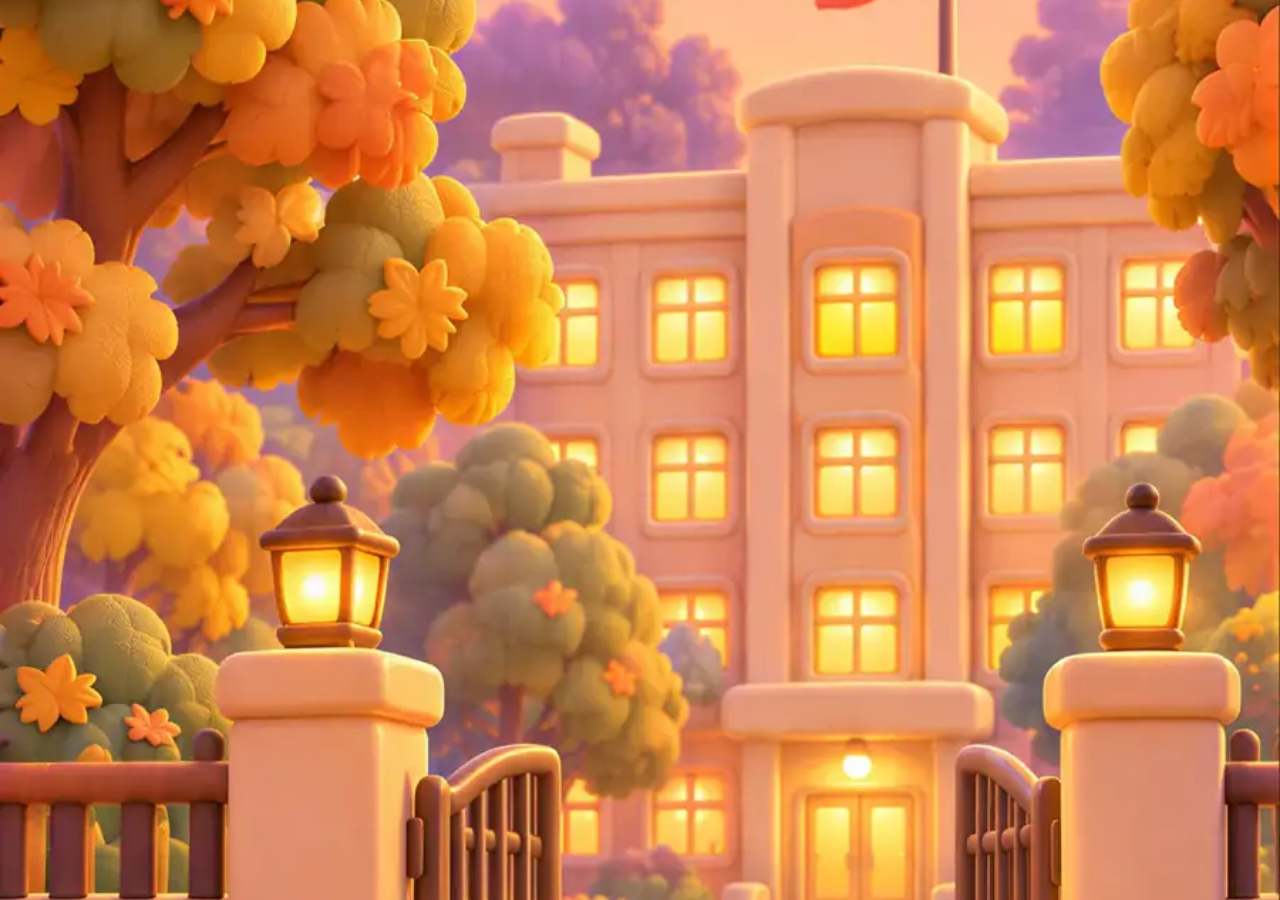
<file: app/index.html>
<!DOCTYPE html>
<html lang="zh-CN">
<head>
  <meta charset="UTF-8" />
  <meta name="viewport" content="width=device-width, initial-scale=1.0, maximum-scale=1.0, user-scalable=no, viewport-fit=cover" />
  <meta name="theme-color" content="#D68550" />
  <meta name="apple-mobile-web-app-capable" content="yes" />
  <meta name="mobile-web-app-capable" content="yes" />
  <meta name="apple-mobile-web-app-status-bar-style" content="default" />
  <meta name="apple-mobile-web-app-title" content="买烤肠" />
  <title>校门口烤肠摊</title>
  <link rel="stylesheet" href="./assets/style.css?v=BUILD" />
</head>
<body>
  <div id="app" class="scene">
    <div class="sc-stage" id="stage">
      <img class="sc-bg" alt="" src="./assets/img/scene/bg_long.webp?v=BUILD" />
      <header class="hud" id="hud"></header>
      <div class="queue" id="queue"></div>
      <div class="sc-qr"><img alt="" src="./assets/img/scene/qr.webp?v=BUILD" /><div class="speaker" id="speaker"><div class="h">收款音箱</div><div class="e idle">等待收款…</div></div></div>
      <section class="grill" id="grill">
        <img class="g-body" id="gbody" alt="" src="./assets/img/scene/grill_off.webp?v=BUILD" />
        <div class="slots" id="slots"></div>
        <span id="grillInfo"></span><span id="fireCtl"></span>
      </section>
      <div class="gtools" id="gtools"></div>
      <div class="tools" id="tools"></div>
      <section class="box" id="trayBox"></section>
      <div id="itembar"></div>
      <div class="log" id="log"></div>
      <div class="coach" id="coach" hidden></div>
    </div>
  </div>
  <div class="overlay" id="overlay" hidden></div>
  <script src="./assets/main.js?v=BUILD"></script>
</body>
</html>
</file>
<file: app/assets/style.css>
/* 校门口烤肠摊 · 竖屏手机布局
   兼容基线：Chrome 61（grid-gap、物理属性、无 flex gap / inset / clamp） */
:root{
  --ground:#1C2530;
  --panel:#263342;
  --panel-2:#304154;
  --line:#3E526A;
  --ink:#EEF2F6;
  --ink-dim:#9FB0C3;
  --blue:#3D6FD1;
  --red:#E0362C;
  --gold:#F2B53A;
  --good:#4FBF7A;
  --warn:#F28C28;
  --steel:#5B6673;
  --paper:#F6F4EF;
  --sat:var(--safe-area-inset-top, env(safe-area-inset-top, 0px));
  --sab:var(--safe-area-inset-bottom, env(safe-area-inset-bottom, 0px));
  --font:-apple-system,BlinkMacSystemFont,"PingFang SC","Hiragino Sans GB","Microsoft YaHei","Noto Sans SC",sans-serif;
}
*,*::before,*::after{box-sizing:border-box;margin:0;padding:0}
html,body{height:100%}
html{touch-action:manipulation}
body{
  background:#141B23;color:var(--ink);font-family:var(--font);font-size:13px;line-height:1.4;
  -webkit-font-smoothing:antialiased;-webkit-tap-highlight-color:transparent;
  -webkit-user-select:none;user-select:none;-webkit-touch-callout:none;
}
button{font:inherit;color:inherit;cursor:pointer;border:0;background:none;touch-action:manipulation}
button:focus{outline:2px solid var(--gold);outline-offset:1px}
button:disabled{cursor:not-allowed}

/* 竖屏手机画布：窄屏铺满，宽屏居中成一台手机 */
#app{
  width:100%;max-width:480px;min-height:100%;margin:0 auto;background:var(--ground);
  padding:8px 12px 16px;
  padding-top:calc(var(--sat) + 8px);
  padding-bottom:calc(var(--sab) + 16px);
}
#app > *{margin-bottom:8px}
#app > *:last-child{margin-bottom:0}
[hidden]{display:none !important}

/* ---------- HUD ---------- */
.hud{display:grid;grid-template-columns:1fr auto auto;grid-gap:6px 8px;align-items:center;background:var(--panel);border-radius:10px;padding:6px 8px}
.hud .lv{font-weight:800;font-size:15px;letter-spacing:.02em;white-space:nowrap;overflow:hidden;text-overflow:ellipsis}
.hud .mus{width:34px;padding-left:0;padding-right:0;font-size:15px}
.hud .mus.off{opacity:.45;text-decoration:line-through}
.hud .pause{background:var(--panel-2);border:1px solid var(--line);border-radius:8px;padding:6px 10px;font-weight:600}
.stats{grid-column:1 / span 3;display:grid;grid-template-columns:repeat(3,1fr);grid-gap:6px}
.stat{background:#1B2530;border-radius:6px;padding:3px 7px;font-variant-numeric:tabular-nums}
.stat b{display:block;font-size:14px}
.stat span{font-size:10px;color:var(--ink-dim);letter-spacing:.06em}
.stat.done b{color:var(--good)}
.timebar{grid-column:1 / span 3;height:4px;background:var(--line);border-radius:2px;overflow:hidden}
.timebar i{display:block;height:100%;background:var(--gold)}

/* ---------- 教学讲解条 ---------- */
.coach{display:grid;grid-template-columns:auto 1fr;grid-gap:4px 10px;background:var(--paper);color:#1C2530;border-radius:12px;padding:10px 12px;box-shadow:0 0 0 3px var(--gold)}
.coach .who{grid-row:1 / span 2;font-size:34px;line-height:1}
.coach .step{font-size:10px;letter-spacing:.12em;color:#6B7A8C}
.coach p{font-size:14px;font-weight:600;line-height:1.5}
.coach .row{grid-column:2;display:flex;justify-content:flex-end;align-items:center}
.coach .row button{margin-left:8px;border-radius:8px;padding:6px 12px;font-weight:700}
.coach .next{background:var(--red);color:#fff}
.coach .skip{color:#6B7A8C;font-size:12px}

/* ---------- 校门 + 顾客 ---------- */
.gate{position:relative;background:linear-gradient(180deg,#2E4A6E 0,#2A3C55 70%,#243244 100%);border-radius:10px;padding:8px;overflow:hidden}
.gate-top{display:flex;align-items:center;margin-bottom:8px}
.sign{flex:none;font-weight:800;font-size:14px;background:var(--red);color:#fff;padding:3px 10px;border-radius:4px;letter-spacing:.18em;box-shadow:0 2px 0 #9E1E17;margin-right:8px}
.speaker{flex:1;min-width:0;background:#101820;border:1px solid var(--line);border-radius:8px;padding:4px 8px;font-size:11px;font-variant-numeric:tabular-nums;transition:box-shadow .2s}
.speaker .h{color:var(--ink-dim);font-size:10px;letter-spacing:.08em}
.speaker .e{color:var(--good);white-space:nowrap;overflow:hidden;text-overflow:ellipsis}
.speaker .e.idle{color:var(--ink-dim)}
.speaker .e.new{-webkit-animation:flash .9s;animation:flash .9s}
@keyframes flash{0%{color:#fff;text-shadow:0 0 8px var(--good)}100%{text-shadow:none}}
.queue{display:grid;grid-template-columns:repeat(3,minmax(0,1fr));grid-gap:6px;min-height:112px}
.cust{position:relative;background:var(--panel);border:2px solid transparent;border-radius:10px;padding:6px;text-align:left;transition:transform .15s}
.cust > * + *{margin-top:4px}
.cust.empty{background:transparent;border:2px dashed #3A506B;display:flex;align-items:center;justify-content:center;color:#5F7690;font-size:11px}
.cust .who{display:flex;align-items:center}
.cust .face{font-size:22px;line-height:1;margin-right:4px}
.cust .name{font-size:10px;color:var(--ink-dim);line-height:1.2;min-width:0}
.bubble{background:var(--paper);color:#1C2530;border-radius:7px;padding:4px 5px;font-size:11px;font-weight:600;line-height:1.5}
.bubble .q{font-weight:800;font-size:13px;color:var(--red);margin-right:2px}
.bubble .ln{display:block;margin-top:2px}
.bubble .ln i{font-style:normal;font-weight:800;color:var(--red);margin-right:2px}
.chip{display:inline-block;padding:0 4px;border-radius:4px;background:#E4E8EE;margin:1px 2px 1px 0;font-size:11px}
.chip.b-嫩{background:#F7D3C4}.chip.b-脆{background:#E9A77F}.chip.b-微焦{background:#9A5634;color:#fff}
.pat{height:5px;background:#18212B;border-radius:3px;overflow:hidden}
.pat i{display:block;height:100%}
.cust.ready{border-color:var(--gold)}
.cust.ready:active{transform:scale(.97)}
.cust.drop{border-color:var(--good);background:#2C4A3A}
.minibag{display:inline-block;flex:none;width:12px;height:13px;margin-right:4px;border-radius:2px 2px 4px 4px;background:rgba(255,255,255,.75);position:relative;top:1px}
.minibag::before{content:"";position:absolute;left:3px;top:-4px;width:4px;height:4px;border:2px solid rgba(255,255,255,.75);border-bottom:0;border-radius:4px 4px 0 0}
.cust.cam{border-color:var(--red);border-style:dashed}
.cust .say{font-size:11px;color:var(--gold);font-weight:600}

/* ---------- 烤肠锅 ---------- */
.grill{background:linear-gradient(180deg,#3A4450,#2A323C);border-radius:12px;padding:8px;border:3px solid var(--steel)}
.grill-h{display:flex;justify-content:space-between;align-items:baseline;margin-bottom:6px}
.grill-h h2{font-size:14px;font-weight:800}
.grill-h{align-items:center}
.grill-h #grillInfo{flex:1;font-size:11px;color:var(--ink-dim);text-align:right;margin:0 8px}
.grill-h #grillInfo.warn{color:var(--warn);font-weight:700}
.slots{display:grid;grid-template-columns:repeat(3,minmax(0,1fr));grid-gap:6px}
.slots.c4{grid-template-columns:repeat(4,minmax(0,1fr));grid-gap:4px}
.slots.c4 .slot{padding:5px 4px}
.slots.c4 .sbtns{grid-template-columns:1fr}
.slots.c4 .b{padding:5px 2px}
.slots.c4 .sbtns .b{padding:7px 2px}
.slots.c4 .meters{grid-gap:3px 2px}
.slot{position:relative;background:#20262E;border-radius:8px;padding:6px;min-height:100px;display:flex;flex-direction:column;background-image:repeating-linear-gradient(90deg,transparent 0,transparent 12px,#262E38 12px,#262E38 14px)}
.slot > * + *{margin-top:4px}
.slot.sticky{box-shadow:inset 0 0 0 2px var(--warn)}
.slot-btn{flex:1;border-radius:6px;border:2px dashed #46525F;color:var(--ink-dim);display:flex;flex-direction:column;align-items:center;justify-content:center;font-weight:600}
.slot-btn small{font-size:10px;opacity:.7;font-weight:400}
.slot-btn:active{border-color:var(--gold);color:var(--ink)}
.slot-btn:disabled,.slot-btn.locked{opacity:.35}
.slot-btn.dirt{touch-action:none;cursor:grab;transition:opacity .15s;border-style:solid;border-color:#5A3B22;background:repeating-radial-gradient(circle at 30% 40%,#3B2A1C 0,#3B2A1C 3px,#2A2019 3px,#2A2019 7px);color:#F3C79A}
.tag{font-weight:800;font-size:13px}
.tag.raw{color:#F3B3B3}.tag.嫩{color:#FFC8A8}.tag.脆{color:#F0A060}.tag.微焦{color:#D98B5A}
.tag.uneven{color:var(--warn)}.tag.burnt{color:#fff;background:#111;padding:0 4px;border-radius:3px}
.saus-area{position:relative;height:24px}
/* 点烤肠翻面：把点击区做大一点，烤肠居中 */
.saus-area.tap{height:36px;margin:0 -4px;cursor:pointer;touch-action:none;border-radius:8px}
.saus-area.tap .saus{top:8px}
.saus-area.tap .stick{top:17px}
.saus-area.tap:active{background:rgba(255,255,255,.06)}
.stick{position:absolute;left:0;right:45%;top:11px;height:3px;background:#D9C08E;border-radius:2px}
.saus{position:absolute;left:12%;right:4%;top:2px;height:20px;border-radius:10px;box-shadow:0 0 0 1px rgba(0,0,0,.35),0 3px 8px rgba(255,120,40,.25)}
.saus::after{content:"";position:absolute;top:4px;left:8px;right:8px;height:3px;border-radius:2px;background:rgba(255,255,255,.25)}
.saus.smoke{-webkit-animation:smoke 1s infinite;animation:smoke 1s infinite}
@keyframes smoke{50%{box-shadow:0 0 0 1px #000,0 -6px 14px rgba(200,200,200,.5)}}
.meters{display:grid;grid-template-columns:auto 1fr;grid-gap:3px 4px;align-items:center;font-size:10px;color:var(--ink-dim)}
.meter{position:relative;height:6px;background:#12171C;border-radius:3px}
.meter i{display:block;height:100%;border-radius:3px}
.meter .tk{position:absolute;top:-2px;bottom:-2px;width:1px;background:#6E7C8C}
.meter.down i{box-shadow:0 0 6px var(--warn)}
.sbtns{display:grid;grid-template-columns:1fr;grid-gap:8px;margin-top:auto}
.sbtns .b{min-height:34px}
.b{background:var(--panel-2);border-radius:6px;padding:6px 4px;font-weight:600;border:1px solid var(--line);text-align:center}
.b:active{background:#3A4E66}
.b.hot{background:var(--blue);border-color:var(--blue);color:#fff}
.b.red{background:var(--red);border-color:var(--red);color:#fff}
.b:disabled{opacity:.35}
.gtools{display:grid;grid-template-columns:1fr;grid-gap:6px;margin-top:6px}
.gtools:empty{display:none}
.gtools.two{grid-template-columns:1fr 1fr}
.tl{display:flex;align-items:center;background:#1B2229;border-radius:8px;padding:4px 6px}
.tl .lab{font-size:10px;color:var(--ink-dim);margin-right:6px;white-space:nowrap}
.tl .b{flex:none;margin-left:6px;padding:5px 10px}
.oilbar{flex:1;min-width:30px;height:12px;background:#12171C;border-radius:6px;overflow:hidden;position:relative}
.oilbar i{display:block;height:100%;background:linear-gradient(90deg,#C98A1A,var(--gold))}
.oilbar .lo{position:absolute;left:30%;top:0;bottom:0;width:2px;background:var(--red)}
.oilbar .hi{position:absolute;left:85%;top:0;bottom:0;width:2px;background:#fff;opacity:.4}
.stock{flex:1;font-weight:700;font-variant-numeric:tabular-nums}

/* ---------- 托盘 + 调料 ---------- */
.box{background:var(--panel);border-radius:10px;padding:8px 10px}
.box > * + *{margin-top:6px}
.box-h{display:flex;justify-content:space-between;align-items:center;font-size:11px;color:var(--ink-dim);letter-spacing:.06em}
.box-h .b{padding:3px 8px;font-size:11px;letter-spacing:0}
.tray{display:grid;grid-template-columns:1fr 1fr;grid-gap:6px;min-height:52px}
.titem{background:#1B232D;border-radius:6px;padding:4px 6px;font-size:11px;transition:box-shadow .12s,background .12s}
.titem b{font-size:12px;margin-right:4px}
.titem.empty{border:1px dashed #3A4A5C;background:transparent;color:#5F7690;display:flex;align-items:center;justify-content:center}
.titem.drop,#trayBox.drop .titem{box-shadow:0 0 0 2px var(--gold);background:#2A3646}
.tsvg{display:block;width:100%;height:26px}
.tsvg .draw{stroke-dasharray:100;stroke-dashoffset:100;-webkit-animation:draw .6s ease-out forwards;animation:draw .6s ease-out forwards}
@keyframes draw{to{stroke-dashoffset:0}}
.tsvg .fall{-webkit-animation:fall .45s ease-in backwards;animation:fall .45s ease-in backwards}
@keyframes fall{from{transform:translateY(-12px);opacity:0}}
.tools{display:grid;grid-template-columns:repeat(3,minmax(0,1fr));grid-gap:5px}
.tools.n4{grid-template-columns:repeat(4,minmax(0,1fr))}
.tools.n5{grid-template-columns:repeat(5,minmax(0,1fr))}
.tools.n6{grid-template-columns:repeat(6,minmax(0,1fr))}
.tool{display:flex;flex-direction:column;align-items:center;justify-content:center;touch-action:none;padding:7px 2px 5px;font-size:11px;white-space:nowrap}
.tool i{flex:none;margin-bottom:3px}
.tools.n3 .tool{flex-direction:row;font-size:13px}
.tools.n3 .tool i{margin:0 5px 0 0}
i.bottle{display:inline-block;width:10px;height:18px;border-radius:3px 3px 4px 4px;background:var(--c);position:relative;box-shadow:inset -2px 0 0 rgba(0,0,0,.2)}
i.bottle::before{content:"";position:absolute;left:3px;top:-5px;width:4px;height:6px;background:#EEE;border-radius:1px 1px 0 0}
i.shaker{display:inline-block;width:12px;height:16px;border-radius:2px;background:#E8ECEF;position:relative;border-top:4px solid var(--c)}
i.shaker::after{content:"";position:absolute;top:3px;bottom:3px;left:2px;right:2px;background:radial-gradient(circle,var(--c) 1px,transparent 1.5px) 0 0/4px 4px}

/* 拖拽跟手 */
.ghost{position:fixed;z-index:30;pointer-events:none;transform:translate(-50%,-90%)}
.ghost i{display:block;transition:transform .15s;transform-origin:50% 70%;-webkit-filter:drop-shadow(0 6px 8px rgba(0,0,0,.45));filter:drop-shadow(0 6px 8px rgba(0,0,0,.45))}
.ghost i.bottle{width:26px;height:50px;border-radius:7px 7px 9px 9px}
.ghost i.bottle::before{left:9px;top:-10px;width:8px;height:12px}
.ghost i.shaker{width:30px;height:40px;border-top-width:9px;border-radius:4px}
.ghost i.shaker::after{top:6px;bottom:6px;left:4px;right:4px;background-size:7px 7px}
.ghost.sauce.pour i{transform:rotate(160deg) scaleX(.9)}
.ghost.spice.pour i{-webkit-animation:shake .18s infinite alternate;animation:shake .18s infinite alternate}
@keyframes shake{from{transform:rotate(140deg) translateX(-3px)}to{transform:rotate(170deg) translateX(3px)}}
.particle{position:fixed;z-index:29;pointer-events:none;width:5px;height:5px;border-radius:50%}
.particle.sauce{width:7px;height:7px}

/* 停火 */
.b.fire{display:flex;align-items:center;padding:4px 10px;background:#4A2A1E;border-color:#7A3B22;color:#FFD9B8}
.b.fire.on{background:#33404D;border-color:var(--line);color:var(--ink)}
.flame{display:inline-block;width:10px;height:13px;margin-right:5px;border-radius:50% 50% 50% 50% / 60% 60% 40% 40%;background:#6A7684}
.b.fire.on .flame{background:radial-gradient(circle at 50% 70%,#FFE38A 0,#F2B53A 35%,#E0362C 75%);-webkit-animation:flick .5s infinite alternate;animation:flick .5s infinite alternate}
@keyframes flick{to{transform:scale(.88,1.08)}}
.grill{transition:border-color .4s,box-shadow .4s;box-shadow:inset 0 -6px 14px -6px rgba(242,120,40,.45)}
.grill.off{border-color:#46505B;box-shadow:none}
.grill.off .saus{box-shadow:0 0 0 1px rgba(0,0,0,.35)}
.grill.off .slot{-webkit-filter:saturate(.6);filter:saturate(.6)}

/* 打包台：两个独立盒子 */
.bxrow{display:grid;grid-template-columns:1fr 1fr;grid-gap:8px}
.bx{background:#1B232D;border:2px solid transparent;border-radius:8px;padding:5px 6px 6px;display:flex;flex-direction:column}
.bx > * + *{margin-top:5px}
.bx.sel{border-color:rgba(242,181,58,.7)}
.bx.drop{border-color:var(--gold);background:#2A3646}
.bx-h{display:flex;align-items:center;font-size:11px}
.bx-h b{font-size:12px;margin-right:6px}
.bx-h span{flex:1;min-width:0;color:var(--gold);font-size:10px;white-space:nowrap;overflow:hidden;text-overflow:ellipsis}
.bx-h .x{font-size:10px;color:var(--ink-dim);border:1px solid var(--line);border-radius:5px;padding:1px 6px}
.bx-h .x:disabled{opacity:.3}
.bx-items{display:grid;grid-template-rows:1fr 1fr;grid-gap:4px;min-height:72px}
.bitem{background:#232D38;border-radius:6px;padding:3px 5px;font-size:10px;line-height:1.3;transition:box-shadow .12s,background .12s}
.bitem .tsvg{height:15px}
.bitem span{display:block;white-space:nowrap;overflow:hidden;text-overflow:ellipsis}
.bitem b{font-size:11px;margin-right:3px}
.bitem b.bd-raw,.bitem b.bd-burnt,.bitem b.bd-uneven{color:#FF8A80}
.bitem.empty{border:1px dashed #3A4A5C;background:transparent;color:#5F7690;display:flex;align-items:center;justify-content:center}
.bitem.drop,.bx.drop .bitem:not(.empty){box-shadow:0 0 0 2px var(--gold);background:#2A3646}
.bx-stage{min-height:72px;display:flex;flex-direction:column;align-items:center;justify-content:center}
.bx-stage .sum{margin-top:4px;font-size:10px;color:var(--ink-dim);max-width:100%;white-space:nowrap;overflow:hidden;text-overflow:ellipsis}
.bx .pk{width:100%;padding:6px 4px;font-size:13px}

/* 装盒 → 套袋 → 拖给客人 */
.packrow{display:grid;grid-template-columns:1fr 76px;grid-gap:8px;align-items:stretch}
.packrow .tray{min-height:52px}
.b.pk{font-size:14px;padding:6px 4px}
.stage{display:flex;align-items:center;min-height:52px;background:#1B232D;border-radius:6px;padding:4px 8px}
.stage .sum{flex:1;min-width:0;margin-left:10px;font-size:11px;color:var(--ink-dim);line-height:1.35}
.stage .sum b{display:block;color:var(--ink);font-size:12px;white-space:nowrap;overflow:hidden;text-overflow:ellipsis}
/* 牛皮纸打包盒：烤肠落进盒子，盖子合上 */
.pbox{position:relative;flex:none;width:84px;height:44px;-webkit-perspective:220px;perspective:220px}
.pbox .ps{position:absolute;z-index:1;left:12px;right:10px;top:10px;height:11px;border-radius:6px;background:#C0502E;box-shadow:inset 0 -2px 0 rgba(0,0,0,.2)}
.pbox .ps.p2{top:14px;left:16px;right:6px;background:#B04828}
.pbox .front{position:absolute;z-index:2;left:0;right:0;bottom:0;height:28px;background:#E2C48E;border:2px solid #A9834B;border-radius:2px 2px 7px 7px;display:flex;align-items:center;justify-content:center}
.pbox .front span{font-size:10px;font-weight:800;color:#8A5A1E;background:#F4E4C2;border-radius:3px;padding:0 4px}
.pbox .lid{position:absolute;z-index:3;left:-1px;right:-1px;bottom:26px;height:16px;background:#EBD2A2;border:2px solid #A9834B;border-radius:5px 5px 0 0;transform-origin:50% 100%;transform:rotateX(82deg)}
.pbox.fresh .ps{-webkit-animation:dropIn .35s ease-in backwards;animation:dropIn .35s ease-in backwards}
.pbox.fresh .ps.p2{-webkit-animation-delay:.08s;animation-delay:.08s}
.pbox.fresh .lid{-webkit-animation:lidClose .4s .3s ease-in backwards;animation:lidClose .4s .3s ease-in backwards}
.pbox.fresh .front span{-webkit-animation:pop .25s .65s backwards;animation:pop .25s .65s backwards}
@keyframes dropIn{from{transform:translateY(-26px);opacity:0}}
@keyframes lidClose{from{transform:rotateX(-10deg)}}
@keyframes pop{from{transform:scale(0)}}
/* 塑料袋：从上往下套住盒子 */
.pbag{position:relative;flex:none;width:90px;height:56px;padding:10px 3px 0}
.pbag .pbox{margin:0 auto}
.pbag .handle{position:absolute;left:30px;right:30px;top:0;height:16px;border:3px solid rgba(235,242,248,.85);border-bottom:0;border-radius:14px 14px 0 0}
.pbag .film{position:absolute;left:0;right:0;top:10px;bottom:-2px;background:rgba(236,243,250,.42);border:2px solid rgba(236,243,250,.8);border-radius:5px 5px 12px 12px;transform-origin:50% 0;box-shadow:inset 8px 0 10px -6px rgba(255,255,255,.7)}
.pbag.fresh .film{-webkit-animation:bagOn .45s ease-out backwards;animation:bagOn .45s ease-out backwards}
.pbag.fresh .handle{-webkit-animation:pop .2s .4s backwards;animation:pop .2s .4s backwards}
@keyframes bagOn{from{transform:scaleY(.05);opacity:.3}}
.bagwrap{flex:none;touch-action:none;cursor:grab;border-radius:8px;-webkit-animation:wiggle 1.6s 1s ease-in-out infinite;animation:wiggle 1.6s 1s ease-in-out infinite}
.bagwrap.lifted{opacity:.25;-webkit-animation:none;animation:none}
@keyframes wiggle{0%,70%,100%{transform:rotate(0)}78%{transform:rotate(-5deg)}86%{transform:rotate(4deg)}94%{transform:rotate(-2deg)}}
.ghost.bagg{transform:translate(-50%,-60%) scale(1.05)}
.ghost.bagg .pbag{-webkit-filter:drop-shadow(0 8px 10px rgba(0,0,0,.5));filter:drop-shadow(0 8px 10px rgba(0,0,0,.5))}
.ghost.bagg.pour{transform:translate(-50%,-60%) scale(.9) rotate(-8deg)}

/* 教学：点击引导（手指按下 + 光圈扩散） */
.guide{position:absolute;z-index:25;pointer-events:none;width:0;height:0;transition:opacity .2s}
.guide .hand{position:absolute;left:-9px;top:-2px;font-size:32px;line-height:1;-webkit-filter:drop-shadow(0 3px 4px rgba(0,0,0,.5));filter:drop-shadow(0 3px 4px rgba(0,0,0,.5))}
.guide .ring{position:absolute;left:-22px;top:-22px;width:44px;height:44px;border-radius:50%;border:3px solid var(--gold);opacity:0}
.guide.tap .hand{-webkit-animation:tapHand 1.1s ease-in-out infinite;animation:tapHand 1.1s ease-in-out infinite}
.guide.tap .ring{-webkit-animation:ring 1.1s ease-out infinite;animation:ring 1.1s ease-out infinite}
.guide.tap .ring.r2{-webkit-animation-delay:.18s;animation-delay:.18s;border-color:#fff}
.guide.drag .ring{display:none}
.guide.big .hand{-webkit-animation:tapHand .35s ease-in-out 3;animation:tapHand .35s ease-in-out 3}
@keyframes tapHand{0%,100%{transform:translate(10px,16px) scale(1)}45%{transform:translate(0,0) scale(1)}58%{transform:translate(0,2px) scale(.86)}72%{transform:translate(0,0) scale(1)}}
@keyframes ring{0%,48%{transform:scale(.2);opacity:0}55%{opacity:1}100%{transform:scale(1.5);opacity:0}}
.coach.nudge{-webkit-animation:shakeX .4s;animation:shakeX .4s}
@keyframes shakeX{20%{transform:translateX(-6px)}40%{transform:translateX(6px)}60%{transform:translateX(-4px)}80%{transform:translateX(3px)}}

/* 教学高亮 + 演示手势 */
.spot{position:relative;z-index:2;box-shadow:0 0 0 3px var(--gold),0 0 18px 4px rgba(242,181,58,.55) !important;-webkit-animation:pulse 1.1s ease-in-out infinite;animation:pulse 1.1s ease-in-out infinite;border-radius:8px}
@keyframes pulse{50%{box-shadow:0 0 0 3px var(--gold),0 0 4px 1px rgba(242,181,58,.3)}}

.log{min-height:18px;font-size:12px;color:var(--ink-dim)}
.log .m{display:block;-webkit-animation:fade 3.5s forwards;animation:fade 3.5s forwards}
.log .m.bad{color:#FF8A80}.log .m.good{color:#9BE7B4}
@keyframes fade{80%{opacity:1}100%{opacity:.25}}

/* ---------- 弹层 ---------- */
.overlay{position:fixed;top:0;right:0;bottom:0;left:0;z-index:10;display:flex;flex-direction:column;background:rgba(10,14,20,.8);overflow-y:auto;-webkit-overflow-scrolling:touch;overscroll-behavior-y:contain;padding:16px 12px;padding-top:calc(var(--sat) + 16px);padding-bottom:calc(var(--sab) + 16px)}
.card{background:var(--paper);color:#1C2530;border-radius:14px;width:100%;max-width:456px;margin:auto;flex:none;padding:18px 16px}
.card > * + *{margin-top:12px}
.card h1{font-size:26px;font-weight:800;line-height:1.15}
.card h1 em{font-style:normal;color:var(--red)}
.card p{line-height:1.7;font-size:14px}
.card .kicker{font-size:11px;letter-spacing:.14em;color:#6B7A8C}
.card .b{background:#E4E8EE;border-color:#CCD4DE;color:#1C2530}
.card .b.hot{background:var(--blue);color:#fff;border-color:var(--blue)}
.card .b.red{background:var(--red);color:#fff;border-color:var(--red)}
.actions{display:grid;grid-template-columns:1fr 1fr;grid-gap:8px}
.actions .b{padding:11px 8px;font-size:15px}
.actions .b.wide{grid-column:1 / span 2}
.lvgrid{display:grid;grid-template-columns:1fr 1fr;grid-gap:6px}
.lvbtn{text-align:left;background:#fff;border:1px solid #D5DCE5;border-radius:8px;padding:7px 9px}
.lvbtn b{display:block;font-size:14px;font-weight:800}
.lvbtn span{font-size:11px;color:#5A6878}
.lvbtn.cur{border-color:var(--blue);box-shadow:inset 0 0 0 1px var(--blue)}
.lvbtn.done b::after{content:" ✓";color:var(--good)}
.lvbtn:disabled{opacity:.4}
.rules li{list-style:none;background:#fff;border-radius:6px;padding:6px 10px;line-height:1.55;font-size:13px;border-left:3px solid var(--red)}
.rules li + li{margin-top:6px}
.rules li.plain{border-left-color:#CCD4DE}
.price{font-weight:800;color:var(--red)}
.gcs{display:grid;grid-template-columns:1.3fr 1fr 1fr;grid-gap:8px}
.gc{background:#fff;border:1px solid #DDE3EA;border-radius:12px;padding:10px 6px;text-align:center;display:flex;flex-direction:column;justify-content:center}
.gc span{display:block;font-size:11px;letter-spacing:.1em;color:#6B7A8C}
.gc b{display:block;margin-top:4px;font-size:19px;font-weight:800;line-height:1.2;font-variant-numeric:tabular-nums}
.gc.main{background:var(--red);border-color:var(--red);color:#fff;box-shadow:0 4px 0 #9E1E17}
.gc.main span{color:rgba(255,255,255,.8)}
.up{display:flex;align-items:center;background:#fff;border-radius:8px;padding:8px 10px}
.up + .up{margin-top:6px}
.up div{flex:1;min-width:0;margin-right:8px}
.up b{display:block}.up small{color:#5A6878}
.up .b{flex:none;padding:8px 12px}
.res{display:grid;grid-template-columns:repeat(3,1fr);grid-gap:6px}
.res div{background:#fff;border-radius:8px;padding:6px 8px}
.res b{display:block;font-size:18px;font-variant-numeric:tabular-nums}
.res span{font-size:11px;color:#5A6878}

@media (hover:hover){
  .b:hover{filter:brightness(1.12)}
  .cust.ready:hover{transform:translateY(-2px)}
  .slot-btn:hover{border-color:var(--gold);color:var(--ink)}
}
@media (max-width:360px){
  body{font-size:12px}
  .slot{min-height:96px}
}
@media (prefers-reduced-motion:reduce){
  *{-webkit-animation-duration:.01s !important;animation-duration:.01s !important;transition:none !important}
}


/* ================= 校园主题（覆盖上面的默认配色） =================
   黑板绿 HUD · 作业本讲解条 · 校门 + 伸缩门 · 课桌打包台 · 课程表 / 奖状弹窗 */
:root{
  --wall:#E8EDE2;      /* 粉刷的校园围墙 */
  --board:#2F4A3B;     /* 黑板 */
  --board-2:#3A5A48;
  --chalk:#F3F1E6;     /* 粉笔 */
  --wood:#9A6A3F;      /* 黑板框 / 课桌边 */
  --desk:#D9B685;      /* 课桌面 */
  --note:#FFFDF5;      /* 作业本纸 */
  --rule:#D8E5F1;      /* 作业本横线 */
  --text:#27313A;
  --text-dim:#66717C;
  --blue:#2F5FB3;      /* 校服蓝 */
  --red:#D7261E;       /* 红领巾 */
  --gold:#F5B82E;      /* 小黄帽 / 五角星 */
  --hand:"Kaiti SC","STKaiti","KaiTi","楷体","Songti SC",serif;
}
body{background:#C9D3C3}
#app{background:var(--wall);background-image:linear-gradient(180deg,rgba(255,255,255,.35),rgba(255,255,255,0) 40%)}

/* HUD = 黑板 */
.hud{background:var(--board);border:4px solid var(--wood);border-radius:8px;box-shadow:inset 0 0 18px rgba(0,0,0,.35),0 2px 0 rgba(0,0,0,.15);color:var(--chalk)}
.hud .lv{font-family:var(--hand);font-size:17px;font-weight:700;letter-spacing:.06em}
.hud .pause{background:transparent;border:1.5px solid rgba(243,241,230,.55);color:var(--chalk)}
.stat{background:var(--board-2);border:1px dashed rgba(243,241,230,.35)}
.stat span{color:rgba(243,241,230,.7)}
.stat.done b{color:#B9F3C4}
.timebar{background:rgba(243,241,230,.2)}
.timebar i{background:var(--chalk)}

/* 老王讲解条 = 作业本 */
.coach{background-color:var(--note);background-image:repeating-linear-gradient(180deg,transparent 0,transparent 21px,var(--rule) 21px,var(--rule) 22px);border-left:5px solid #E48A8A;box-shadow:0 0 0 2px var(--gold),0 3px 0 rgba(0,0,0,.12)}
.coach .step{color:#B0413E;font-weight:700}

/* 校门：天空 + 围墙 + 伸缩门 */
.gate{background:linear-gradient(180deg,#BFE2F4 0,#DDF0F8 34px,#F2EFE6 35px,#F2EFE6 100%);border:2px solid #CFC8B6;padding-bottom:14px}
.gate::after{content:"";position:absolute;left:0;right:0;bottom:0;height:10px;background:repeating-linear-gradient(90deg,#9AA4AE 0,#9AA4AE 2px,transparent 2px,transparent 9px),linear-gradient(#B5BDC5,#B5BDC5) 0 0/100% 2px no-repeat;opacity:.8}
.sign{font-family:var(--hand);font-size:16px;background:#B81C16;color:#FFD86B;border:2px solid #E8B64A;box-shadow:0 0 0 2px #B81C16,0 3px 0 2px rgba(0,0,0,.18);letter-spacing:.3em;padding:2px 6px 2px 12px}
.speaker{box-shadow:0 2px 0 rgba(0,0,0,.2)}
.cust{background:var(--note);border-color:#E3DCCB;color:var(--text);box-shadow:0 2px 0 rgba(0,0,0,.08)}
.cust .name{color:var(--text-dim)}
.cust.empty{border-color:#C3CBBE;color:#8C978C}
.bubble{background:#EEF4FB;border:1px solid #CFDFF0}
.pat{background:#E4E7DE}
.cust .say{color:#C2410C}
.cust.ready{border-color:var(--gold);box-shadow:0 0 0 2px rgba(245,184,46,.35)}
.cust.drop{background:#E3F4E6;border-color:#3E9B57}
.minibag,.minibag::before{background:#fff;border-color:#9AA4AE}
.minibag{box-shadow:0 0 0 1px #9AA4AE}

/* 烤肠锅：不锈钢摊车（保持深色，画面焦点） */
.grill{box-shadow:0 3px 0 rgba(0,0,0,.18),inset 0 -6px 14px -6px rgba(242,120,40,.45)}
.grill.off{box-shadow:0 3px 0 rgba(0,0,0,.18)}

/* 打包台 = 课桌 */
#trayBox{background-color:var(--desk);background-image:repeating-linear-gradient(90deg,rgba(120,80,40,.06) 0,rgba(120,80,40,.06) 2px,transparent 2px,transparent 23px);border:3px solid var(--wood);box-shadow:0 3px 0 rgba(0,0,0,.18)}
#trayBox .box-h{color:#5A3B1E;font-weight:600}
.bx{background:var(--note);color:var(--text);box-shadow:0 2px 0 rgba(90,59,30,.25)}
.bx.sel{border-color:var(--gold)}
.bx.drop{background:#FFF3D4}
.bx-h span{color:#B7791F}
.bx-h .x{color:var(--text-dim);border-color:#D8CDB6}
.bitem{background:#F4EAD6}
.bitem b.bd-raw,.bitem b.bd-burnt,.bitem b.bd-uneven{color:#C62828}
.bitem.empty{border-color:#D3C19C;color:#A38A5E}
.bitem.drop,.bx.drop .bitem:not(.empty){background:#FFE9B8;box-shadow:0 0 0 2px var(--gold)}
.bx-stage .sum{color:var(--text-dim)}
.bx .b.pk:disabled{background:#EFE6D4;border-color:#DCCDB0;color:#8C7A5C}
.b.tool{background:#fff;border:1px solid #D9C8A8;color:#3B2A1A;box-shadow:0 2px 0 rgba(90,59,30,.25)}
.b.tool:active{background:#FFF6E3}
.b.tool:disabled{opacity:.5}

.log{color:var(--text-dim)}
.log .m.bad{color:#C62828}.log .m.good{color:#2E7D32}

/* 弹窗：通知单 / 课程表 / 奖状 */
.overlay{background:rgba(30,45,36,.72)}
.card{background:var(--note);border-top:6px solid var(--red);box-shadow:0 18px 40px rgba(0,0,0,.35)}
.card h1{font-family:var(--hand);font-weight:700;letter-spacing:.04em}
.card .kicker{color:#B0413E;font-weight:600}
.lvgrid{grid-gap:0;border:1.5px solid #2F4A3B;border-radius:8px;overflow:hidden;background:#fff}
.lvbtn{border:0;border-radius:0;border-right:1px solid #CBD6CB;border-bottom:1px solid #CBD6CB;background:#fff;padding:7px 9px 8px}
.lvbtn:nth-child(2n){border-right:0}
.lvbtn:nth-last-child(-n+2){border-bottom:0}
.lvbtn .no{display:block;font-style:normal;font-size:10px;letter-spacing:.12em;color:#2F6B4A;font-weight:700}
.lvbtn b{font-family:var(--hand);font-size:15px}
.lvbtn.cur{background:#FFF7DB;box-shadow:inset 0 0 0 2px var(--gold)}
.lvbtn:disabled{opacity:1;color:#A9B1A9;background:#F6F7F3}
.lvbtn:disabled .no{color:#B6BFB6}
.card.award{position:relative;background:#FFF7E3;border:0;box-shadow:0 0 0 6px #FFF7E3,0 0 0 9px var(--red),0 0 0 12px #FFF7E3,0 0 0 14px #E8B64A,0 18px 40px rgba(0,0,0,.35);text-align:center}
.card.award .kicker{font-family:var(--hand);font-size:22px;letter-spacing:.3em;color:var(--red)}
.card.award .res,.card.award .actions{text-align:left}
.card.award::after{content:"★";position:absolute;right:14px;top:10px;width:54px;height:54px;border-radius:50%;border:3px solid rgba(215,38,30,.75);color:rgba(215,38,30,.8);font-size:30px;line-height:48px;text-align:center;transform:rotate(-14deg)}
/* 塑料袋在浅色纸面上要看得见 */
.pbag .film{background:rgba(205,222,238,.5);border-color:rgba(100,128,156,.75);box-shadow:inset 8px 0 10px -6px rgba(255,255,255,.9)}
.pbag .handle{border-color:rgba(100,128,156,.85)}
.card.award{width:calc(100% - 20px)}
/* 盒 B 未解锁 */
.bx.locked{background:rgba(255,253,245,.5);border:2px dashed #BFA67A;box-shadow:none;cursor:pointer}
.lockbody{flex:1;min-height:110px;display:flex;flex-direction:column;align-items:center;justify-content:center;text-align:center;color:#8C7A5C;font-size:10px;line-height:1.4}
.lockbody b{font-size:13px;color:#6B5433;margin:6px 0 2px}
i.lock{display:block;position:relative;width:20px;height:15px;margin-top:10px;border-radius:3px;background:#B89A6A}
i.lock::before{content:"";position:absolute;left:3px;top:-10px;width:8px;height:10px;border:3px solid #B89A6A;border-bottom:0;border-radius:8px 8px 0 0}
/* 拖着换盒的烤肠 */
.ghost.itemg{width:96px;transform:translate(-50%,-50%) rotate(-6deg);-webkit-filter:drop-shadow(0 6px 8px rgba(0,0,0,.35));filter:drop-shadow(0 6px 8px rgba(0,0,0,.35))}
.ghost.itemg .tsvg{height:26px}
.bitem{touch-action:none}
/* 火候小课堂（讲解条里的图示） */
.lesson{grid-column:2;display:grid;grid-template-columns:1fr;grid-gap:4px;margin-top:4px}
.lrow{display:grid;grid-template-columns:44px 64px 1fr;grid-gap:8px;align-items:center;background:#fff;border:1px solid #E3DCCB;border-radius:6px;padding:4px 6px}
.lrow.bad{border-color:#F0B4B0;background:#FFF3F2}
.lsaus{height:14px;border-radius:7px;box-shadow:0 0 0 1px rgba(0,0,0,.3)}
.lm{display:grid;grid-template-columns:1fr;grid-gap:3px}
.lm .meter{background:#DCE1D8;height:5px}
.lm .meter .tk{background:#8A968A}
.lt{font-size:11px;line-height:1.3;color:#5B6470;min-width:0}
.lt b{font-size:13px;margin-right:4px;color:var(--text)}
.lrow.bad .lt b{color:#C62828}
/* 客人拿到的小打包盒 */
.minibag{width:13px;height:9px;border-radius:1px 1px 3px 3px;background:#E2C48E;box-shadow:0 0 0 1px #A9834B;top:0}
.minibag::before{left:-1px;top:-4px;width:13px;height:3px;border:0;border-radius:2px 2px 0 0;background:#EBD2A2;box-shadow:0 0 0 1px #A9834B}
/* 课程表最后一格：无尽模式（课外活动） */
.lvbtn:nth-child(10){border-bottom:1px solid #CBD6CB}
.lvbtn.endless{grid-column:1 / span 2;border-right:0;border-bottom:0;background:#FFF1D6;text-align:center}
.lvbtn.endless .no{color:#B0413E}
.lvbtn.endless b{font-size:17px}
.lvbtn.endless:disabled{background:#F6F7F3}
/* 无尽模式口碑快扣光 */
.stat.low b{color:#FFB4A8}
/* 局中道具栏（黑板下方） */
.itembar{grid-column:1 / span 3;display:flex;flex-wrap:wrap}
.itm{display:flex;align-items:center;margin:0 6px 0 0;padding:3px 8px 3px 5px;border-radius:14px;background:rgba(243,241,230,.12);border:1px dashed rgba(243,241,230,.45);color:var(--chalk);font-size:12px;font-weight:600}
.itm i{font-style:normal;font-size:15px;margin-right:3px}
.itm b{margin-left:4px;font-size:11px;color:#FFE08A}
.itm:disabled{opacity:.35}
.itm:active{background:rgba(243,241,230,.25)}
/* 打包台提示：智能涂抹机 */
#trayBox .box-h .smart{font-style:normal;font-size:10px;color:#8A3B1C;background:#FFE9B8;border-radius:4px;padding:1px 5px;margin-left:6px;white-space:nowrap}
/* 商店分区 */
.shop-h{font-size:13px;color:#2F6B4A;letter-spacing:.08em;margin-top:14px;margin-bottom:6px;border-bottom:1px dashed #CBD6CB;padding-bottom:3px}
.shop-h small{font-weight:400;color:var(--text-dim);margin-left:8px;letter-spacing:0}
.up.item .ic{font-style:normal;font-size:24px;margin-right:8px;flex:none}
.up .own{font-weight:400;font-size:11px;color:var(--text-dim);margin-left:6px}
.card p.sub{font-size:12px;color:var(--text-dim);margin-top:4px}
.bankline{font-size:12px;color:var(--text-dim)}
.bankline b{color:var(--red);font-size:14px}
.coach .alt{background:#fff;border:1.5px solid var(--red);color:var(--red)}
/* 暂停页：横排三个一次性道具 */
.pshop{background:#FFF6E0;border:1.5px dashed #E0B85C;border-radius:10px;padding:8px}
.pshop-h{font-weight:800;font-size:13px;color:#8A3B1C;margin-bottom:6px}
.pshop-h small{font-weight:400;font-size:10px;color:var(--text-dim);margin-left:6px}
.prow{display:grid;grid-template-columns:repeat(3,minmax(0,1fr));grid-gap:6px}
.pitem{background:#fff;border:1px solid #E6D9BD;border-radius:8px;padding:6px 4px;display:flex;flex-direction:column;align-items:center;text-align:center}
.pitem i{font-style:normal;font-size:24px;line-height:1.1}
.pitem b{font-size:13px;margin-top:2px}
.pitem small{font-size:10px;color:var(--text-dim);line-height:1.3;min-height:13px}
.pitem span{font-size:10px;color:#B7791F;margin:2px 0 4px}
.pitem .b{width:100%;padding:5px 2px;font-size:13px}
.pitem.off{opacity:.55}
.card .actions + .pshop{margin-top:10px}
.card .b.on{background:#FFF1D6;border-color:#E0B85C;color:#8A3B1C}
.itembar{justify-content:space-between}
.itm{flex:1;justify-content:center;margin:0 3px}
.itm:first-child{margin-left:0}.itm:last-child{margin-right:0}
.itm.buy b{color:#FFD27A;border:1px solid rgba(255,210,122,.6);border-radius:4px;padding:0 3px}
.card .actions + .pshop,.card.award .pshop{margin-top:10px;text-align:left}

/* 粘锅手感（测试版） */
.slot{position:relative}
.stuck{position:absolute;top:4px;right:4px;font-size:10px;font-weight:800;color:#fff;background:#C62828;border-radius:4px;padding:0 4px;line-height:15px}
.slot.sticky{box-shadow:inset 0 0 0 2px #E0362C}
.slot.dry{box-shadow:inset 0 0 0 2px #E0362C,inset 0 0 18px rgba(224,54,44,.45)}
.slot.jolt .saus{-webkit-animation:jolt .26s;animation:jolt .26s}
@keyframes jolt{20%{transform:translateX(-4px) rotate(-3deg)}50%{transform:translateX(4px) rotate(2deg)}80%{transform:translateX(-2px)}}
.saus.scorch{background-image:none}
.saus.scorch::before{content:"";position:absolute;left:0;right:0;bottom:0;height:50%;border-radius:0 0 10px 10px;background:radial-gradient(circle at 18% 60%,rgba(20,10,5,.75) 0,rgba(20,10,5,.75) 2px,transparent 2.5px),radial-gradient(circle at 42% 40%,rgba(20,10,5,.7) 0,rgba(20,10,5,.7) 1.6px,transparent 2px),radial-gradient(circle at 66% 70%,rgba(20,10,5,.75) 0,rgba(20,10,5,.75) 2.2px,transparent 2.7px),radial-gradient(circle at 85% 45%,rgba(20,10,5,.65) 0,rgba(20,10,5,.65) 1.5px,transparent 2px)}
.slot.sticky .saus{box-shadow:0 0 0 1px rgba(0,0,0,.35),0 4px 10px rgba(224,54,44,.55)}
.tl.low{box-shadow:inset 0 0 0 1.5px #E0362C;-webkit-animation:lowoil .8s ease-in-out infinite;animation:lowoil .8s ease-in-out infinite}
@keyframes lowoil{50%{background:#3A1E1E}}

/* ===== 圆角卡片式画面：整体下移、四周留边；弹窗 / 奖状与画面左右对齐 ===== */
#app{
  width:calc(100% - 16px);max-width:464px;min-height:0;
  margin-left:auto;margin-right:auto;
  margin-top:calc(var(--sat) + 18px);margin-bottom:calc(var(--sab) + 12px);
  padding-top:12px;padding-bottom:14px;
  border-radius:22px;box-shadow:0 6px 18px rgba(40,60,40,.18);
}
.overlay{padding-left:8px;padding-right:8px;padding-top:calc(var(--sat) + 18px);padding-bottom:calc(var(--sab) + 12px)}
.card{max-width:464px;border-radius:22px}
/* 奖状外圈花边宽 14px：卡片左右各缩进 14px，花边外沿正好和画面边对齐 */
.card.award{width:calc(100% - 28px);max-width:436px;border-radius:18px}
/* 弹窗宽度跟随画面实际宽度（画面被等比缩小时也对齐） */
.card{width:100%;width:var(--appw,100%);max-width:none}
.card.award{width:calc(100% - 28px);width:calc(var(--appw,100%) - 28px);max-width:none}
html,body{overflow-x:hidden}

/* 防误触：页面整体固定，不滚动、不回弹、不下拉；只有弹窗内部可以滑 */
html{-webkit-text-size-adjust:100%;text-size-adjust:100%}
html,body{overflow:hidden;overscroll-behavior:none;height:100%}
body{position:fixed;top:0;right:0;bottom:0;left:0;touch-action:manipulation}
#app,#app *{touch-action:manipulation}
#app .bitem,#app .tool,#app .bagwrap{touch-action:none}   /* 可拖拽的东西：手势完全交给游戏 */
.overlay,.overlay *{touch-action:pan-y}
/* 升级小摊：简介一行 */
.up small{display:block;white-space:nowrap;overflow:hidden;text-overflow:ellipsis}
/* 最后 5 秒提醒：沙漏按钮 / 剩余时间闪烁 */
.itm.urge{border:1.5px solid #FFD27A;transition:background .12s,box-shadow .12s}
.itm.urge.on{background:#F5B82E;color:#3B2A1A;box-shadow:0 0 0 3px rgba(245,184,46,.55),0 0 14px rgba(245,184,46,.8)}
.itm.urge.on b{color:#7A1E12;border-color:#7A1E12}
.stat.hurry{background:#8E2A22}
.stat.hurry b{color:#FFE08A}
/* 最后 5 秒：白色闪光（覆盖之前的金色样式） */
.itm.urge{border:1.5px solid rgba(255,255,255,.8);transition:background .1s,box-shadow .1s,transform .1s}
.itm.urge.on{background:#fff;color:#1F2A22;transform:scale(1.07);box-shadow:0 0 0 3px #fff,0 0 22px 8px rgba(255,255,255,.95)}
.itm.urge.on b{color:#B3261E;border-color:#B3261E}
.stat.hurry{background:#fff}
.stat.hurry b{color:#B3261E}
.stat.hurry span{color:#6B2A22}
#flash{position:fixed;top:0;right:0;bottom:0;left:0;z-index:40;pointer-events:none;opacity:0;box-shadow:inset 0 0 60px 26px rgba(255,255,255,.95);transition:opacity .22s ease-out}
#flash.on{opacity:1;transition:none}
/* 最后 5 秒提醒：只闪边框（覆盖上面的白色填充 / 光晕 / 放大） */
.itm.urge,.itm.urge.on{background:rgba(243,241,230,.12);color:var(--chalk);transform:none;box-shadow:none;border:2px solid rgba(243,241,230,.45)}
.itm.urge.on{border-color:#fff}
.itm.urge.on b{color:#FFE08A;border-color:rgba(255,210,122,.6)}
.stat.hurry{background:var(--board-2);box-shadow:inset 0 0 0 2px #fff}
.stat.hurry b{color:inherit}
.stat.hurry span{color:rgba(243,241,230,.7)}
#flash{display:none}
/* 可调火力：小 / 中 / 大 */
#fireCtl{display:flex;align-items:center}
.heat{display:flex;margin-right:6px;border:1px solid var(--line);border-radius:8px;overflow:hidden}
.heat .hl{padding:4px 8px;font-size:12px;font-weight:700;color:var(--ink-dim);background:#26303A}
.heat .hl + .hl{border-left:1px solid var(--line)}
.heat .hl.on{color:#fff;background:#C0502E}
.heat .hl:nth-child(1).on{background:#B7791F}
.heat .hl:nth-child(3).on{background:#D7261E}
/* 三个打包盒：三列，略紧凑 */
.bxrow.n3{grid-template-columns:repeat(3,minmax(0,1fr));grid-gap:5px}
.bxrow.n3 .bx{padding:4px}
.bxrow.n3 .bx-h span{display:none}
.bxrow.n3 .bitem span{font-size:9px}
.bxrow.n3 .pbox{transform:scale(.85);transform-origin:50% 50%}
.bxrow.n3 .bx .pk{font-size:12px;padding:5px 2px}
/* 分享战绩 */
.b.share{letter-spacing:.1em}
.sharecard{display:block;width:100%;max-width:340px;margin:4px auto 0;border-radius:14px;box-shadow:0 6px 18px rgba(0,0,0,.18);-webkit-touch-callout:default;-webkit-user-select:auto;user-select:auto}

/* 铲锅巴：蹭一下锅巴变淡一点 */
.slot-btn.dirt.p1{opacity:.75}
.slot-btn.dirt.p2{opacity:.5}
.slot-btn.dirt:active{transform:scale(.96)}
.slot-btn.dirt .rubdots{display:block;font-size:12px;letter-spacing:2px;margin-top:2px;color:#F3C79A}

/* ===== 布局：锅做大、打包台收小、底部文字改成浮在画面上的小提示 ===== */
#app{position:relative}
/* 锅 */
.slot,.slots.c4 .slot{min-height:156px}
.tag{font-size:14px}
.saus-area.tap{height:54px}
.saus-area.tap .saus{top:12px;height:30px;border-radius:15px}
.saus-area.tap .stick{top:26px;height:4px}
.saus::after{top:6px}
.meter{height:8px;border-radius:4px}
.meters{font-size:11px}
.sbtns .b{min-height:40px;font-size:14px}
.slot-btn{font-size:15px}
.gtools{margin-top:8px}
/* 打包台 */
#trayBox{padding:6px 8px}
.box > * + *{margin-top:4px}
.box-h{font-size:10px}
.bx{padding:4px 5px 5px}
.bx > * + *{margin-top:3px}
.bx-items{min-height:50px;grid-gap:3px}
.bitem{padding:2px 4px;line-height:1.2}
.bitem .tsvg{height:12px}
.bx-stage{min-height:50px}
.bx .pk{padding:4px;font-size:12px}
.tools{grid-gap:4px}
.tool{padding:4px 2px 3px;font-size:10px}
.tools.n3 .tool{font-size:12px}
/* 提示文字：不占位置，浮在画面下方，只显示最新一条 */
.log{position:absolute;left:16px;right:16px;bottom:calc(var(--sab) + 10px);min-height:0;margin:0 !important;text-align:center;pointer-events:none;z-index:5}
.log .m{display:inline-block;max-width:100%;background:rgba(25,32,40,.86);color:#F3F1E6;border-radius:14px;padding:5px 12px;font-size:12px;box-shadow:0 3px 10px rgba(0,0,0,.25)}
.log .m ~ .m{display:none}
.log .m.bad{color:#FFB4A8}.log .m.good{color:#B9F3C4}

/* ===== 开始画面 ===== */
.ts{position:fixed;top:0;right:0;bottom:0;left:0;z-index:9;background:#9F76CA;overflow:hidden;transition:opacity .35s}
.ts.out{opacity:0;pointer-events:none}
.ts-col{position:absolute;left:50%;top:50%;width:375px;height:812px;overflow:hidden;-webkit-transform-origin:50% 50%;transform-origin:50% 50%;-webkit-transform:translate(-50%,-50%);transform:translate(-50%,-50%)}
.ts-pattern{position:absolute;top:-400px;right:0;bottom:-400px;left:0;background-image:url(img/title/loading_bg.webp);background-size:100% auto;background-repeat:repeat-y}
/* Safari 用顶 / 底边元素的背景色给状态栏、工具栏染色：顶部天空紫，底部路边色 */
.ts-tint{position:absolute;left:0;right:0;height:2px}
.ts-tint.top{top:0;background-color:#9F76CA}
.ts-tint.bot{bottom:0;background-color:#C47C5C}
.ts-bg{position:absolute;left:0;top:0;width:100%;height:auto;display:block;opacity:0;transition:opacity .4s;will-change:transform}
.ts.ready .ts-bg{opacity:1}
.ts-load{position:absolute;left:0;right:0;top:50%;text-align:center;color:#FFF4E3;font-weight:700;letter-spacing:.2em;transition:opacity .3s}
.ts.ready .ts-load{opacity:0}
.ts-logo{position:absolute;left:7%;width:86%;top:5%;opacity:0;transform:translateY(-24px) scale(.7);pointer-events:none}
.ts.logo-on .ts-logo{-webkit-animation:tsLogo .8s cubic-bezier(.2,1.4,.4,1) forwards, tsBob 3s 1s ease-in-out infinite;animation:tsLogo .8s cubic-bezier(.2,1.4,.4,1) forwards, tsBob 3s 1s ease-in-out infinite}
@-webkit-keyframes tsLogo{0%{opacity:0;-webkit-transform:translateY(-24px) scale(.7)}60%{opacity:1}100%{opacity:1;-webkit-transform:translateY(0) scale(1)}}
@keyframes tsLogo{0%{opacity:0;transform:translateY(-24px) scale(.7)}60%{opacity:1}100%{opacity:1;transform:translateY(0) scale(1)}}
@-webkit-keyframes tsBob{0%,100%{opacity:1;-webkit-transform:translateY(0)}50%{opacity:1;-webkit-transform:translateY(-6px)}}
@keyframes tsBob{0%,100%{opacity:1;transform:translateY(0)}50%{opacity:1;transform:translateY(-6px)}}
.ts-btns{position:absolute;top:0;right:0;bottom:0;left:0;pointer-events:none}
.ts-btn{position:absolute;display:block;padding:0;background:none;border:0;pointer-events:auto;opacity:0;transform:translateY(30px);transition:opacity .45s,transform .45s cubic-bezier(.2,1.3,.4,1)}
.ts-btn img{display:block;width:100%;height:auto;pointer-events:none}
.ts-btn.start{width:66%}
.ts-btn.set{width:46%;transition-delay:.12s}
.ts.btns-on .ts-btn{opacity:1;transform:translateY(0)}
.ts-btn:active img{transform:scale(.95)}
.ts.btns-on .ts-btn.start img{-webkit-animation:tsPulse 1.6s .8s ease-in-out infinite;animation:tsPulse 1.6s .8s ease-in-out infinite}
@-webkit-keyframes tsPulse{0%,100%{-webkit-transform:scale(1)}50%{-webkit-transform:scale(1.04)}}
@keyframes tsPulse{0%,100%{transform:scale(1)}50%{transform:scale(1.04)}}
/* 标题流星星轨：两层画布，后一层在标题字背后 */
.ts-orbit{position:absolute;left:0;top:0;width:375px;height:812px;pointer-events:none;opacity:0;transition:opacity .6s .4s}
.ts.logo-on .ts-orbit{opacity:1}

/* ===== 关卡地图 ===== */
.lvmap{position:fixed;top:0;right:0;bottom:0;left:0;z-index:8;background-color:#BC7D5A;background-position:center top,center bottom;background-size:100% auto,100% auto;background-repeat:no-repeat,no-repeat;overflow-y:auto;-webkit-overflow-scrolling:touch;overscroll-behavior:none}
@media (min-width:481px){.lvmap{background-size:480px auto,480px auto}}
.lm-stage{position:relative;width:100%;max-width:480px;margin:0 auto}
.lvmap::after{content:"";display:block;height:calc(var(--sab) + 24px)}   /* 底部留出 Home 条的位置，第 1 关不被挡住 */
.lvmap.has-bar::after{height:calc(var(--sab) + 70px)}   /* 底部按钮栏的位置，让第 1 关能滚到按钮上面 */
.lm-bg{display:block;width:100%;height:auto}
.lm-node{position:absolute;width:19%;height:9%;margin-left:-9.5%;margin-top:-4.5%;border-radius:50%;background:transparent;border:0;padding:0;touch-action:manipulation}
@-webkit-keyframes lmBob{0%,100%{-webkit-transform:translateY(0)}50%{-webkit-transform:translateY(6px)}}
@keyframes lmBob{0%,100%{transform:translateY(0)}50%{transform:translateY(6px)}}
.lm-node.nope{-webkit-animation:shakeX .4s;animation:shakeX .4s}
.lm-hud{position:fixed;left:0;right:0;top:0;height:0;max-width:480px;margin:0 auto;pointer-events:none}
.lm-ico{position:relative;pointer-events:auto;display:block;width:50px;padding:0;background:none;border:0;-webkit-filter:drop-shadow(0 3px 4px rgba(80,30,0,.35));filter:drop-shadow(0 3px 4px rgba(80,30,0,.35))}
.lm-ico img{display:block;width:100%;height:auto}
.lm-ico small{display:block;margin-top:1px;font-size:11px;font-weight:800;color:#FFF6E4;text-align:center;white-space:nowrap;text-shadow:0 1px 0 #7A3A12,0 0 3px #7A3A12}
.lm-ico:active{transform:scale(.92)}
.lm-ico.back{position:absolute;left:17.5px;top:calc(var(--sat) + 10px);width:35px}   /* 和下面 50px 宽的图标中心对齐 */
.lm-bank{position:absolute;left:58px;top:calc(var(--sat) + 10px);width:112px;pointer-events:none}   /* 高度约 35px，和返回键一样大、顶边对齐 */   /* 顶边和返回键对齐 */
.lm-bank img{display:block;width:100%;height:auto}
.lm-bank b{position:absolute;left:33%;right:24%;top:0;bottom:4%;display:flex;align-items:center;justify-content:center;font-size:16px;font-weight:900;color:#fff;text-shadow:0 1px 0 #7A3A12,1px 0 0 #7A3A12,-1px 0 0 #7A3A12,0 -1px 0 #7A3A12,0 2px 3px rgba(60,20,0,.5)}
.lm-plus{position:absolute;right:2%;top:12%;width:24%;height:76%;border-radius:50%;background:none;border:0;padding:0;pointer-events:auto}
.lm-ico.set{position:absolute;right:10px;top:calc(var(--sat) + 10px);width:38px}
.lm-side{position:fixed;left:10px;top:calc(var(--sat) + 66px)}
.lm-side .lm-ico{margin-bottom:8px}
.lm-toast{position:fixed;left:50%;top:45%;transform:translate(-50%,-50%);padding:10px 18px;border-radius:14px;background:rgba(40,20,10,.82);color:#FFF4DE;font-weight:700;font-size:14px;opacity:0;pointer-events:none;transition:opacity .2s;z-index:3;white-space:nowrap}
.lm-toast.on{-webkit-animation:lmToast 1.8s forwards;animation:lmToast 1.8s forwards}
@-webkit-keyframes lmToast{0%{opacity:0}10%,75%{opacity:1}100%{opacity:0}}
@keyframes lmToast{0%{opacity:0}10%,75%{opacity:1}100%{opacity:0}}
/* Safari 取顶 / 底边元素的背景色染状态栏：地图顶部暖橙、底部路面色 */
.lvmap .lm-tint{position:fixed;left:0;right:0;height:2px;pointer-events:none}
.lvmap .lm-tint.top{top:0;background-color:#D68550}
.lvmap .lm-tint.bot{bottom:0;background-color:#BC7D5A}
.lm-arrow{position:absolute;width:0;height:0;pointer-events:none;z-index:2}
.lm-arrow b{position:absolute;left:-20px;bottom:0;width:40px;text-align:center;font-size:30px;line-height:1;color:#FFE27A;text-shadow:0 2px 0 #B8661E,0 0 8px rgba(255,200,80,.8);-webkit-animation:lmBob 1s ease-in-out infinite;animation:lmBob 1s ease-in-out infinite}

/* iPhone「添加到主屏幕」全屏打开时，状态栏透明，但页面高度会少算一截状态栏高度，底部空出一条：
   全屏层都往下多延伸一个状态栏高度补上（Safari 里状态栏高度是 0，不受影响） */
.ts,.lvmap,.overlay{bottom:calc(0px - env(safe-area-inset-top, 0px))}
html,body{min-height:calc(100% + env(safe-area-inset-top, 0px))}
.lvmap::after{height:calc(var(--sab) + env(safe-area-inset-top, 0px) + 24px)}
.lvmap.has-bar::after{height:calc(var(--sab) + env(safe-area-inset-top, 0px) + 70px)}

/* ===== 关卡开场弹窗（奶油面板 + 橙红飘带，参考休闲手游结算框） ===== */
.card.lvpop{background:none !important;box-shadow:none !important;border:0 !important;padding:0 !important;max-width:310px;margin:auto;width:82%}
.lp{position:relative;padding-top:8px;font-family:"PingFang SC","Hiragino Sans GB","Microsoft YaHei",sans-serif}
.lp-stars{position:absolute;left:0;right:0;top:0;height:70px;display:flex;justify-content:center;align-items:flex-end;z-index:3;pointer-events:none}
.lp-stars img{width:46px;height:46px;margin:0 -2px;-webkit-filter:drop-shadow(0 3px 2px rgba(120,60,0,.3));filter:drop-shadow(0 3px 2px rgba(120,60,0,.3))}
.lp-stars img.s1{width:62px;height:62px;margin-bottom:12px}
.lp-stars img.s0{-webkit-transform:rotate(-14deg);transform:rotate(-14deg)}
.lp-stars img.s2{-webkit-transform:rotate(14deg);transform:rotate(14deg)}
.lp-ribbon{position:relative;z-index:2;margin:0 -19% -38px;height:116px;background:url(img/pop/ribbon.webp) center/100% 100% no-repeat;display:flex;flex-direction:column;align-items:center;justify-content:center;padding-bottom:18px}
.lp-ribbon small{position:relative;top:-10px;margin-bottom:-6px;font-size:13px;font-weight:800;letter-spacing:.12em;color:#B24A1E;opacity:.85}
.lp-ribbon b{font-size:27px;font-weight:900;color:#FFF8EC;letter-spacing:.04em;line-height:1.15;text-shadow:0 2px 0 #C2471C,0 -1px 0 #C2471C,1.5px 0 0 #C2471C,-1.5px 0 0 #C2471C,0 3px 4px rgba(120,30,0,.35);white-space:nowrap}
.lp-panel{position:relative;z-index:1;background:url(img/pop/panel.webp) center/100% 100% no-repeat;padding:30px 28px 30px;text-align:center;color:#6B4A36}
.lp-sec{font-size:12px;font-weight:800;letter-spacing:.2em;color:#D9A18A;margin:6px 0 6px}
.lp-goal{display:inline-block;min-width:70%;padding:8px 16px;border-radius:999px;background:#F1DFD3;box-shadow:inset 0 2px 4px rgba(140,90,60,.18);font-size:20px;font-weight:900;color:#A65A3A}
.lp-goal em{font-style:normal;color:#C2471C}
.lp-goal .plus{margin:0 8px;color:#D9A18A;font-weight:700}
.lp-info{display:flex;justify-content:center;margin-top:10px;font-size:14px;font-weight:800;color:#8A5A40}
.lp-info span{margin:0 10px}
.lp-info i{font-style:normal;font-size:12px;font-weight:700;color:#C7A08A;margin-right:4px}
.lp-div{height:2px;margin:14px 6px 8px;background:linear-gradient(90deg,transparent,#EAD7C8 15%,#EAD7C8 85%,transparent);position:relative}
.lp-div::after{content:"";position:absolute;left:50%;top:-2px;width:6px;height:6px;margin-left:-3px;border-radius:50%;background:#EAD7C8}
.lp-news{list-style:none;margin:0;padding:0 4px;text-align:left}
.lp-news li{position:relative;padding-left:14px;margin:4px 0;font-size:13px;line-height:1.5;color:#7A5642}
.lp-news li::before{content:"";position:absolute;left:2px;top:.6em;width:6px;height:6px;border-radius:50%;background:#F2A15E}
.lp-boost{display:flex;justify-content:space-around}
.lp-item{width:31%;display:flex;flex-direction:column;align-items:center}
.lp-item.off{opacity:.45}
.lp-slot{position:relative;width:58px;height:58px;background:url(img/pop/slot.webp) center/100% 100% no-repeat;display:flex;align-items:center;justify-content:center}
.lp-slot img{width:63%;height:auto}
.lp-cnt{position:absolute;right:-4px;top:-4px;min-width:20px;height:20px;padding:0 5px;border-radius:10px;background:#F05A3A;color:#fff;font-style:normal;font-size:12px;font-weight:900;line-height:20px;box-shadow:0 0 0 2px #FFF8EC}
.lp-item b{font-size:12px;font-weight:800;color:#8A5A40;margin:4px 0 3px;white-space:nowrap}
.lp-buy{padding:2px 12px;border-radius:999px;border:0;background:linear-gradient(180deg,#FFD36B,#F5A623);color:#7A3A12;font-weight:900;font-size:13px;box-shadow:0 2px 0 #C97D12}
.lp-buy:disabled{background:#EBDDD2;color:#B9A091;box-shadow:none}
.lp-bank{margin-top:8px;font-size:12px;font-weight:700;color:#C7A08A}
.lp-play{position:relative;display:block;width:78%;margin:14px auto 0;padding:0;border:0;background:none}
.lp-play img{display:block;width:100%;height:auto}
.lp-play span{position:absolute;left:0;right:0;top:0;bottom:8%;display:flex;align-items:center;justify-content:center;font-size:22px;font-weight:900;color:#fff;letter-spacing:.1em;text-shadow:0 2px 0 #B83A1C,0 -1px 0 #B83A1C,1.5px 0 0 #B83A1C,-1.5px 0 0 #B83A1C}
.lp-play:active{transform:scale(.96)}
.lp-back{position:absolute;left:-6px;top:0;z-index:4;width:40px;padding:0;border:0;background:none;-webkit-filter:drop-shadow(0 3px 3px rgba(80,30,0,.35));filter:drop-shadow(0 3px 3px rgba(80,30,0,.35))}
.lp-back img{display:block;width:100%}
.overlay .card.lvpop{-webkit-animation:lpIn .35s cubic-bezier(.2,1.3,.4,1);animation:lpIn .35s cubic-bezier(.2,1.3,.4,1)}
@-webkit-keyframes lpIn{0%{opacity:0;-webkit-transform:scale(.85)}100%{opacity:1;-webkit-transform:scale(1)}}
@keyframes lpIn{0%{opacity:0;transform:scale(.85)}100%{opacity:1;transform:scale(1)}}
.overlay{overflow-x:hidden}

/* ===== 结算弹窗 ===== */
.rp .lp-panel{padding-top:34px}
.rp-row{position:relative;height:54px;margin:0 -6px 8px;background:url(img/res/stat_row.webp) center/100% 100% no-repeat;display:flex;align-items:center}
.rp-ic{width:20%;height:100%;display:flex;align-items:center;justify-content:center;margin-left:2%}
.rp-ic img{width:30px;height:30px;object-fit:contain}
.rp-val{flex:1;display:flex;align-items:baseline;justify-content:center;padding-right:8%}
.rp-val b{font-size:22px;font-weight:900;color:#A65A3A}
.rp-val b.bad{color:#C2471C}
.rp-val i{font-style:normal;font-size:12px;font-weight:700;color:#C7A08A;margin-left:8px}
.rp-bank{position:relative;margin:4px -6px 0;height:48px}
.rp-bank img{display:block;width:100%;height:100%}
.rp-bank span{position:absolute;left:24%;right:6%;top:0;bottom:6%;display:flex;align-items:center;justify-content:center;font-size:15px;font-weight:900;color:#A65A3A}
.rp-bank em{font-style:normal;font-size:13px;font-weight:700;color:#C7A08A;margin-left:10px}
.rp-btn2{position:relative;display:block;width:70%;margin:10px auto 0;padding:0;border:0;background:none}
.rp-btn2 img{display:block;width:100%;height:auto}
.rp-btn2 span{position:absolute;left:0;right:0;top:0;bottom:8%;display:flex;align-items:center;justify-content:center;font-size:17px;font-weight:900;color:#A65A3A;letter-spacing:.1em}
.rp-btn2:active{transform:scale(.96)}
.rp-icons{display:flex;justify-content:space-around;margin:14px -10px 0}
.rp-ib{width:20%;padding:0;border:0;background:none;display:flex;flex-direction:column;align-items:center}
.rp-ib img{width:44px;height:44px;object-fit:contain;-webkit-filter:drop-shadow(0 2px 2px rgba(120,70,30,.25));filter:drop-shadow(0 2px 2px rgba(120,70,30,.25))}
.rp-ib small{margin-top:2px;font-size:11px;font-weight:800;color:#B48A72}
.rp-ib:active img{transform:scale(.92)}

/* 页面返回键：固定在屏幕左上角 */
.pg-back{position:fixed;left:17.5px;top:calc(var(--sat) + 10px);z-index:12;width:35px;padding:0;border:0;background:none;-webkit-filter:drop-shadow(0 3px 3px rgba(80,30,0,.35));filter:drop-shadow(0 3px 3px rgba(80,30,0,.35))}
.pg-back img{display:block;width:100%}
.pg-back:active{transform:scale(.92)}
.overlay{padding-top:calc(var(--sat) + 56px)}
/* 结算 v2：飘带 + 星星 + 虚线成绩框 + 等大的两个按钮 */
.rp .lp-panel{padding:26px 24px 24px}
.rp-stars{display:flex;justify-content:center;align-items:flex-end;margin:-2px 0 8px}
.rp-stars img{width:52px;height:52px;margin:0 -1px;-webkit-filter:drop-shadow(0 3px 2px rgba(150,80,0,.25));filter:drop-shadow(0 3px 2px rgba(150,80,0,.25))}
.rp-stars img.s1{width:70px;height:70px;margin-bottom:8px}
.rp-stars img.s0{transform:rotate(-12deg)}
.rp-stars img.s2{transform:rotate(12deg)}
.rp-box{border:2px dashed #D9B59A;border-radius:18px;background:#F1DECC;padding:8px 4px 10px}
.rp-cap{font-size:13px;font-weight:800;color:#B07A5C;letter-spacing:.15em;margin-bottom:4px}
.rp-cells{display:flex;justify-content:space-around}
.rp-cell{width:32%;display:flex;flex-direction:column;align-items:center}
.rp-cell img{width:40px;height:40px;object-fit:contain}
.rp-cell b{font-size:21px;font-weight:900;color:#A65A3A;line-height:1.2;margin-top:2px}
.rp-cell b.bad{color:#C2471C}
.rp-cell i{font-style:normal;font-size:11px;font-weight:700;color:#B48A72}
.rp-btns{margin-top:14px}
.rp-btn{display:block;width:78%;height:52px;margin:8px auto 0;padding:0 0 4px;border:0;background:center/100% 100% no-repeat;font-size:20px;font-weight:900;letter-spacing:.1em}
.rp-btn.main{background-image:url(img/pop/play.webp);color:#fff;text-shadow:0 2px 0 #B83A1C,0 -1px 0 #B83A1C,1.5px 0 0 #B83A1C,-1.5px 0 0 #B83A1C}
.rp-btn.sub{background-image:url(img/res/btn2.webp);color:#A65A3A}
.rp-btn:active{transform:scale(.96)}
.rp-icons{margin-top:12px}
/* 结算：星星压在飘带上方；标题在飘带正中（飘带布面中心约在图高 36% 处） */
.rp .lp-ribbon{padding-bottom:32px}
.rp .lp-ribbon b{margin-right:-.04em}
/* 过关星星：三颗挤在一起、中间那颗最大压在最前，下半截藏在飘带后；背后放射光 + 光晕 + 闪点 */
.rp-rays{position:absolute;left:50%;top:62%;width:440px;height:440px;margin:-220px 0 0 -220px;z-index:0;pointer-events:none;-webkit-animation:rpSpin 14s linear infinite;animation:rpSpin 14s linear infinite;opacity:.9}
@-webkit-keyframes rpSpin{to{-webkit-transform:rotate(360deg)}}
@keyframes rpSpin{to{transform:rotate(360deg)}}
.rp-glow{position:absolute;left:50%;top:60%;width:260px;height:200px;margin:-100px 0 0 -130px;z-index:0;border-radius:50%;background:radial-gradient(ellipse at center,rgba(255,240,170,.95) 0,rgba(255,214,90,.55) 35%,rgba(255,190,60,0) 70%);pointer-events:none}
.rp-spark{position:absolute;z-index:3;width:14px;height:14px;pointer-events:none;-webkit-animation:rpTw 1.6s ease-in-out infinite;animation:rpTw 1.6s ease-in-out infinite}
.rp-spark::before,.rp-spark::after{content:"";position:absolute;left:50%;top:50%;background:#fff;border-radius:2px;box-shadow:0 0 6px 2px rgba(255,240,180,.9)}
.rp-spark::before{width:2px;height:14px;margin:-7px 0 0 -1px}
.rp-spark::after{width:14px;height:2px;margin:-1px 0 0 -7px}
.rp-spark.k1{left:12%;top:18%}
.rp-spark.k2{left:84%;top:10%;-webkit-animation-delay:.4s;animation-delay:.4s;transform:scale(.7)}
.rp-spark.k3{left:28%;top:-6%;-webkit-animation-delay:.8s;animation-delay:.8s;transform:scale(.6)}
.rp-spark.k4{left:70%;top:-10%;-webkit-animation-delay:1.1s;animation-delay:1.1s}
.rp-spark.k5{left:94%;top:40%;-webkit-animation-delay:.6s;animation-delay:.6s;transform:scale(.55)}
@-webkit-keyframes rpTw{0%,100%{opacity:.15}50%{opacity:1}}
@keyframes rpTw{0%,100%{opacity:.15}50%{opacity:1}}
.rp.win .lp-ribbon{z-index:4}
/* 星星按参考图摆放：中间大星居中竖直；两侧小星约为 0.68 倍、向外倾斜、位置偏低并藏在大星后面；飘带盖住大星下 40% */
.rp .rp-stars{position:relative;z-index:1;height:140px;margin:0 0 -38px}
.rp .rp-stars img{position:absolute;-webkit-filter:drop-shadow(0 4px 3px rgba(150,70,0,.3));filter:drop-shadow(0 4px 3px rgba(150,70,0,.3))}
.rp .rp-stars img.s1{z-index:2;width:140px;height:140px;left:50%;top:0;margin-left:-70px}
.rp .rp-stars img.s0,.rp .rp-stars img.s2{z-index:1;width:95px;height:95px;top:37px}
.rp .rp-stars img.s0{left:50%;margin-left:-135px;transform:rotate(-15deg)}
.rp .rp-stars img.s2{left:50%;margin-left:40px;transform:rotate(15deg)}
/* 结算标题：阿里妈妈数黑体（只打包了用到的字） */
@font-face{font-family:"ShuHei";src:url(fonts/shuhei.woff2) format("woff2");font-display:swap}
.rp .lp-ribbon b{font-family:"ShuHei","PingFang SC","Hiragino Sans GB",sans-serif;font-weight:normal;font-size:30px;letter-spacing:.02em}
/* 按钮文字也用阿里妈妈数黑体 */
.lp-play span,.rp-btn,.lm-pill{font-family:"ShuHei","PingFang SC","Hiragino Sans GB",sans-serif;font-weight:normal;letter-spacing:.06em}

/* ===== 暂停 ===== */
.ps{position:relative;padding-top:26px}
.ps-tab{position:absolute;left:50%;top:0;z-index:3;transform:translateX(-50%);min-width:46%;padding:10px 28px 12px;border-radius:22px;background:linear-gradient(180deg,#FFFBF2,#F7E7D4);box-shadow:0 4px 0 #E2C3A6,0 8px 14px rgba(90,40,10,.25),inset 0 2px 0 #fff;text-align:center;font-family:"ShuHei","PingFang SC",sans-serif;font-size:28px;color:#C2471C;letter-spacing:.2em;text-indent:.2em}
.ps-x{position:absolute;right:-8px;top:30px;z-index:4;width:40px;height:40px;border-radius:50%;border:3px solid #FFF6EC;background:radial-gradient(circle at 50% 35%,#FF8A72,#E5473A);box-shadow:0 3px 0 #B8301F,0 5px 8px rgba(90,20,10,.35);padding:0}
.ps-x::before,.ps-x::after{content:"";position:absolute;left:50%;top:50%;width:18px;height:4px;margin:-2px 0 0 -9px;border-radius:2px;background:#fff}
.ps-x::before{transform:rotate(45deg)}.ps-x::after{transform:rotate(-45deg)}
.ps-x:active{transform:scale(.92)}
.ps-panel{background:url(img/pop/panel.webp) center/100% 100% no-repeat;padding:58px 26px 28px}
.ps-row{display:flex;align-items:center;margin:6px 0 14px}
.ps-ic{width:36px;height:36px;flex:none;margin-right:12px}
.ps-ic svg{width:100%;height:100%}
.ps-range{flex:1;-webkit-appearance:none;appearance:none;height:26px;border-radius:13px;background:linear-gradient(90deg,#FFD84D 0,#F7B928 var(--p),#E9DCCB var(--p),#E9DCCB 100%);box-shadow:inset 0 2px 4px rgba(120,80,40,.25);outline:none;margin:0}
.ps-range::-webkit-slider-thumb{-webkit-appearance:none;width:34px;height:34px;border-radius:50%;background:radial-gradient(circle at 50% 35%,#FFB27A,#F27A3E);border:3px solid #FFF6EC;box-shadow:0 3px 0 #C25A22,0 4px 6px rgba(90,30,0,.3)}
.ps-div{height:2px;margin:6px 2px 4px;background:#E6D2C0;border-radius:1px}
.ps-wide{width:100% !important;margin-top:14px !important}
.ps-bottom{display:flex;align-items:center;margin-top:10px}
.ps-home{flex:none;width:56px;height:56px;margin-right:10px;padding:0;border:0;background:none;-webkit-filter:drop-shadow(0 3px 2px rgba(120,60,20,.3));filter:drop-shadow(0 3px 2px rgba(120,60,20,.3))}
.ps-home img{width:100%;height:100%;object-fit:contain}
.ps-home:active{transform:scale(.92)}
.ps-go{flex:1;width:auto !important;margin:0 !important}
/* 暂停 v2：像参考图一样整块加粗描边；标签头后面探出 3D 摊位道具 */
.ps{padding-top:92px}
.ps-props{position:absolute;left:50%;top:0;width:260px;height:120px;margin-left:-130px;z-index:1;pointer-events:none}
.ps-props img{position:absolute;-webkit-filter:drop-shadow(0 4px 4px rgba(80,30,0,.35));filter:drop-shadow(0 4px 4px rgba(80,30,0,.35))}
.pp-tongs{left:6px;top:34px;width:78px;transform:rotate(-18deg)}
.pp-ketchup{left:62px;top:0;height:112px;transform:rotate(-14deg)}
.pp-sausage{left:146px;top:6px;height:104px;transform:rotate(22deg)}
.pp-mustard{left:196px;top:22px;height:96px;transform:rotate(16deg)}
.ps-tab{top:66px;border:5px solid #EE8A55;background:linear-gradient(180deg,#FFFBF2,#F8EAD9);box-shadow:0 4px 0 #C9622F,0 8px 14px rgba(90,40,10,.25),inset 0 2px 0 #fff}
.ps-x{top:98px;right:-12px}
.ps-panel{background:linear-gradient(180deg,#FFF9EE 0,#FBF0E1 100%);border:6px solid #EE8A55;border-radius:30px;box-shadow:0 6px 0 #C9622F,0 12px 24px rgba(80,30,0,.35),inset 0 3px 0 rgba(255,255,255,.9),inset 0 -6px 12px rgba(220,170,120,.25);padding:54px 22px 24px}

/* ===== 商店 / 道具商店 / 设置：标签头 + 粗描边面板（和暂停同一套） ===== */
.sp{position:relative;padding-top:26px}
.sp-tab{top:0}
.sp-panel{padding:52px 16px 20px}
.sp-bank{position:relative;width:62%;margin:0 auto 4px}
.sp-bank img{display:block;width:100%;height:auto}
.sp-bank b{position:absolute;left:30%;right:6%;top:0;bottom:8%;display:flex;align-items:center;justify-content:center;font-size:20px;font-weight:900;color:#A65A3A}
.sp-sub{font-size:12px;font-weight:700;color:#C7A08A;letter-spacing:.1em;margin:4px 0 10px}
.sp-list{max-height:52vh;overflow-y:auto;-webkit-overflow-scrolling:touch;margin:0 -4px;padding:0 4px}
.sp-row{display:flex;align-items:center;min-height:70px;margin-bottom:8px;padding:8px 10px;border-radius:18px;background:#F4E4D2;box-shadow:inset 0 2px 4px rgba(150,100,60,.22),inset 0 -1px 0 rgba(255,255,255,.8)}
.sp-row.dim{opacity:.5}
.sp-ic{position:relative;flex:none;width:52px;height:52px;margin-right:10px;border-radius:14px;background:#FFF8EE;box-shadow:0 2px 0 #E4CDB6;display:flex;align-items:center;justify-content:center}
.sp-ic img{max-width:80%;max-height:80%}
.sp-txt{flex:1;min-width:0;text-align:left}
.sp-txt b{display:block;font-size:15px;font-weight:900;color:#8A4A2C;line-height:1.3}
.sp-txt b em{font-style:normal;font-size:11px;font-weight:800;color:#C7A08A;margin-left:6px}
.sp-txt small{display:block;font-size:11.5px;color:#A88570;line-height:1.35;margin-top:2px}
.sp-price,.sp-owned{flex:none;min-width:70px;height:38px;margin-left:8px;padding:0 12px;border-radius:19px;border:0;display:flex;align-items:center;justify-content:center;font-family:"ShuHei","PingFang SC",sans-serif;font-size:19px;letter-spacing:.02em}
.sp-price{background:linear-gradient(180deg,#FFD66B 0,#F5A623 100%);color:#fff;box-shadow:0 3px 0 #C97D12,inset 0 2px 0 rgba(255,255,255,.55);text-shadow:0 1.5px 0 #B86A0C,0 -1px 0 #B86A0C,1px 0 0 #B86A0C,-1px 0 0 #B86A0C}
.sp-price:active{transform:translateY(2px);box-shadow:0 1px 0 #C97D12}
.sp-price.off{background:#E8DACD;color:#BBA392;text-shadow:none;box-shadow:0 3px 0 #D3C2B1}
.sp-owned{background:#D9CFC6;color:#fff;font-size:14px;box-shadow:inset 0 2px 3px rgba(0,0,0,.12)}
.sp-foot{display:flex;justify-content:center;margin-top:12px}
.sp-big{flex:1;max-width:48%;height:48px;margin:0 4px;border:0;border-radius:24px;font-family:"ShuHei","PingFang SC",sans-serif;font-size:18px;letter-spacing:.06em}
.sp-big.go{background:linear-gradient(180deg,#FF8E6E 0,#EE5B3B 100%);color:#fff;box-shadow:0 4px 0 #B83A1C,inset 0 2px 0 rgba(255,255,255,.45);text-shadow:0 2px 0 #B83A1C}
.sp-big.list{background:linear-gradient(180deg,#FFFBF2,#F3E2CC);color:#A65A3A;box-shadow:0 4px 0 #D9BFA4,inset 0 2px 0 #fff}
.sp-big:active{transform:translateY(2px)}
.sp-foot .sp-big:only-child{max-width:70%}
.card.lvpop.wide{width:95%;max-width:400px}
.sp-tab{white-space:nowrap;font-size:26px;padding:8px 26px 10px}
.sp-panel{padding-top:50px}

/* ===== 加载画面 ===== */
.ld{position:fixed;top:0;right:0;bottom:calc(0px - env(safe-area-inset-top, 0px));left:0;z-index:20;background:#E0833F url(img/title/loading_bg.webp) center top/100% auto repeat-y;display:flex;align-items:center;justify-content:center;transition:opacity .35s}
@media (min-width:481px){.ld{background-size:480px auto}}
.ld.out{opacity:0;pointer-events:none}
.ld-box{width:82%;max-width:330px;text-align:center}
.ld-txt{margin-top:4px;font-family:"ShuHei","PingFang SC",sans-serif;font-size:22px;letter-spacing:.18em;color:#FFF6E8;text-shadow:0 2px 0 #B4521C,0 -1px 0 #B4521C,1.5px 0 0 #B4521C,-1.5px 0 0 #B4521C}
.ld-txt span{display:inline-block;width:2.2em;text-align:left;-webkit-animation:ldDots 1.2s steps(4) infinite;animation:ldDots 1.2s steps(4) infinite;overflow:hidden;vertical-align:bottom}
@-webkit-keyframes ldDots{0%{width:0}100%{width:2.2em}}
@keyframes ldDots{0%{width:0}100%{width:2.2em}}
/* 加载：竖着的烤肠剪影（和背景花纹同色的纯色），从下往上「填满」当进度条 */
.ld-txt{color:#F7C795;text-shadow:none;font-size:24px;letter-spacing:.22em}
.ld-saus{display:block;width:52px;height:111px;margin:0 auto 18px;transform:rotate(-12deg)}
/* 加载画面中间留一圈纯色，把背景花纹淡掉，烤肠和字才看得清 */
.ld::before{content:"";position:absolute;left:50%;top:50%;width:420px;height:420px;margin:-210px 0 0 -210px;border-radius:50%;background:radial-gradient(circle,#E3864A 0,#E3864A 38%,rgba(227,134,74,0) 70%);pointer-events:none}
.ld-box{position:relative}

/* ===== 设置（加长版）===== */
.st-sec{text-align:left;font-size:12px;font-weight:800;color:#C7A08A;letter-spacing:.2em;margin:4px 4px 6px}
.st-row{display:flex;align-items:center;min-height:52px;margin:4px 0 10px}
.st-row .ps-ic{width:30px;height:30px;margin-right:10px}
.st-name{flex:none;width:70px;text-align:left;font-size:15px;font-weight:800;color:#8A4A2C}
.st-row .ps-range{flex:1;margin-left:4px}
.st-row .st-tog,.st-row .st-btn{margin-left:auto}
.st-tog{position:relative;width:92px;height:38px;padding:0;border:0;border-radius:19px;background:#D9CBBE;box-shadow:inset 0 2px 4px rgba(100,60,30,.25)}
.st-tog i{position:absolute;left:4px;top:4px;width:30px;height:30px;border-radius:50%;background:radial-gradient(circle at 50% 35%,#FFFFFF,#EDE2D6);box-shadow:0 2px 0 #B8A594;transition:left .18s}
.st-tog .st-lab{position:absolute;right:16px;top:0;bottom:0;display:flex;align-items:center;font-family:"ShuHei","PingFang SC",sans-serif;font-size:16px;color:#fff}
.st-tog.on{background:linear-gradient(180deg,#FFD66B,#F5A623);box-shadow:inset 0 2px 3px rgba(150,90,0,.3)}
.st-tog.on i{left:58px}
.st-tog.on .st-lab{right:auto;left:16px;text-shadow:0 1.5px 0 #B86A0C}
.st-btn{height:38px;padding:0 16px;border:0;border-radius:19px;background:linear-gradient(180deg,#FFFBF2,#F3E2CC);color:#A65A3A;font-size:14px;font-weight:900;box-shadow:0 3px 0 #D9BFA4,inset 0 2px 0 #fff}
.st-btn:active{transform:translateY(2px)}
.st-div{margin:10px 2px 14px}
.st-msg{margin:-2px 4px 8px;padding:8px 10px;border-radius:12px;background:#FFF1D8;color:#A65A3A;font-size:12px;font-weight:700;text-align:left;line-height:1.5}
/* 设置页的音量条细一点 */
.st-row .ps-range{height:14px;border-radius:7px}
.st-row .ps-range::-webkit-slider-thumb{width:26px;height:26px}
.sp-bank{margin-bottom:12px}
/* 地图上方第二排：通关星星 / 无限爱心 */
.lm-stat{position:absolute;top:calc(var(--sat) + 52px);height:36px;pointer-events:none}
.lm-stat img{display:block;height:100%;width:auto}
.lm-stat.star{left:58px}
.lm-stat.heart{left:168px}
.lm-stat b{position:absolute;left:38%;right:8%;top:0;bottom:6%;display:flex;align-items:center;justify-content:center;font-size:16px;font-weight:900;color:#9A5B3A}
.lm-stat b small{font-size:12px;font-weight:800;color:#C7A08A;margin-left:1px}
/* 金币条去掉，星星 / 爱心条挪到第一排，和返回键同一行 */
.lm-stat{top:calc(var(--sat) + 10px);height:35px}
.lm-stat.star{left:60px}
.lm-stat.heart{left:162px}
/* 商店：面板顶上一条红白遮阳棚 + 写着店名的飘带 */
.sp.deco{padding-top:62px}
.sp.deco .sp-panel{padding-top:58px}
.sp-awning{position:absolute;left:-5%;width:110%;top:44px;z-index:2;pointer-events:none;-webkit-filter:drop-shadow(0 4px 4px rgba(120,40,10,.3));filter:drop-shadow(0 4px 4px rgba(120,40,10,.3))}
.sp-ribbon{position:absolute;left:50%;top:0;z-index:3;width:76%;margin-left:-38%;pointer-events:none}
.sp-ribbon img{display:block;width:100%;height:auto}
.sp-ribbon b{position:absolute;left:0;right:0;top:12%;bottom:38%;display:flex;align-items:center;justify-content:center;font-family:"ShuHei","PingFang SC",sans-serif;font-weight:normal;font-size:24px;color:#fff;letter-spacing:.12em;text-indent:.12em;text-shadow:0 2px 0 #B83A1C,0 -1px 0 #B83A1C,1.5px 0 0 #B83A1C,-1.5px 0 0 #B83A1C}
.sp-ribbon{width:92%;margin-left:-46%}
.sp-ribbon b{font-size:26px}
.sp.deco .sp-bank{width:48%;margin-top:14px;margin-bottom:14px}
.sp-bank b{left:24%;right:2%;top:5.5%;bottom:8.5%}   /* 正好落在奶油色槽的中间 */
.lm-stat.heart b{font-size:13px;letter-spacing:.06em}
.lm-stat.star b{font-size:13px}

/* ===== 地图 v2：一张高清底图铺满 + 程序画的关卡圆台 ===== */
.lvmap{overflow:hidden;background-image:none !important}
.lvmap::after,.lvmap.has-bar::after{display:none}
.lvmap .lm-stage{position:absolute;max-width:none;margin:0}
.lvmap .lm-bg{position:absolute;left:0;top:0;width:100%;height:100%}
.lvmap .lm-node{position:absolute;height:auto;margin:0;transform:translate(-50%,-62%);padding:0;border:0;background:none;border-radius:0}
.lvmap .lm-node svg{display:block;width:100%;height:auto;overflow:visible;-webkit-filter:drop-shadow(0 4px 3px rgba(90,40,10,.35));filter:drop-shadow(0 4px 3px rgba(90,40,10,.35))}
.lvmap .lm-node.open svg,.lvmap .lm-node.cur svg{-webkit-filter:drop-shadow(0 0 8px rgba(255,214,90,.9)) drop-shadow(0 4px 3px rgba(120,60,0,.3));filter:drop-shadow(0 0 8px rgba(255,214,90,.9)) drop-shadow(0 4px 3px rgba(120,60,0,.3))}
.lvmap .lm-node.cur svg{-webkit-animation:lmGlow 1.4s ease-in-out infinite;animation:lmGlow 1.4s ease-in-out infinite}
@-webkit-keyframes lmGlow{0%,100%{-webkit-filter:drop-shadow(0 0 6px rgba(255,214,90,.7)) drop-shadow(0 4px 3px rgba(120,60,0,.3))}50%{-webkit-filter:drop-shadow(0 0 16px rgba(255,236,140,1)) drop-shadow(0 4px 3px rgba(120,60,0,.3))}}
@keyframes lmGlow{0%,100%{filter:drop-shadow(0 0 6px rgba(255,214,90,.7)) drop-shadow(0 4px 3px rgba(120,60,0,.3))}50%{filter:drop-shadow(0 0 16px rgba(255,236,140,1)) drop-shadow(0 4px 3px rgba(120,60,0,.3))}}
.lvmap .lm-node .lm-arrow{position:absolute;left:50%;top:-18%;width:0;height:0}
.lvmap .lm-node{transform:translate(-50%,-58%)}
.lvmap .lm-node.open svg{-webkit-filter:drop-shadow(0 5px 3px rgba(120,60,0,.35));filter:drop-shadow(0 5px 3px rgba(120,60,0,.35))}
.lvmap .lm-node.lock svg{-webkit-filter:drop-shadow(0 5px 3px rgba(60,40,40,.3));filter:drop-shadow(0 5px 3px rgba(60,40,40,.3))}
/* 关卡圆台：美术切图 + 程序叠数字 */
.lvmap .lm-node{transform:translate(-50%,-50%)}
.lvmap .lm-node img{display:block;width:100%;height:auto;pointer-events:none}
.lvmap .lm-node b{position:absolute;left:0;right:0;transform:translateY(-50%);text-align:center;font-family:"ShuHei","PingFang SC",sans-serif;font-weight:normal;line-height:1;color:#fff;pointer-events:none}
.lvmap .lm-node.open b,.lvmap .lm-node.cur b{text-shadow:0 2px 0 #C9771A,0 -1px 0 #C9771A,1.5px 0 0 #C9771A,-1.5px 0 0 #C9771A}
.lvmap .lm-node.lock b{text-shadow:0 2px 0 #6E8BA8,0 -1px 0 #6E8BA8,1.5px 0 0 #6E8BA8,-1.5px 0 0 #6E8BA8}
.lvmap .lm-node.open svg,.lvmap .lm-node.cur svg{animation:none}
.lvmap .lm-node.cur img{-webkit-animation:lmPulse2 1.4s ease-in-out infinite;animation:lmPulse2 1.4s ease-in-out infinite}
@-webkit-keyframes lmPulse2{0%,100%{-webkit-transform:scale(1)}50%{-webkit-transform:scale(1.06)}}
@keyframes lmPulse2{0%,100%{transform:scale(1)}50%{transform:scale(1.06)}}
.lvmap .lm-node .lm-arrow{top:14%}
/* 当前关的指示：白色等边三角形，正对数字上方，上下轻跳 */
.lvmap .lm-tri{position:absolute;left:50%;top:6%;width:0;height:0;margin-left:-11px;border-left:11px solid transparent;border-right:11px solid transparent;border-top:19px solid #fff;-webkit-filter:drop-shadow(0 2px 2px rgba(150,80,20,.45));filter:drop-shadow(0 2px 2px rgba(150,80,20,.45));-webkit-animation:lmBob 1s ease-in-out infinite;animation:lmBob 1s ease-in-out infinite;pointer-events:none}
.lvmap .lm-tri{top:-6%}
/* 存款 / 体力条和返回键一样高、上下居中对齐 */
.lm-stat{top:calc(var(--sat) + 10px);height:35px}
.lm-stat img{height:35px}
.lm-stat.star{left:58px}
.lm-stat.heart{left:154px}
.lm-stat b{font-size:12px !important}
.lm-stat{top:calc(var(--sat) + 14px);height:31px}
.lm-stat img{height:31px}
.lm-stat.heart{left:146px}
.lm-stat b{font-size:11.5px !important}

/* ======================= 主界面 v2：720×1280 场景舞台 ======================= */
#app.scene{position:fixed;top:0;right:0;bottom:calc(0px - env(safe-area-inset-top, 0px));left:0;width:auto;max-width:none;min-height:0;margin:0;padding:0;overflow:hidden;background:#3A2A4A url(img/scene/bg.webp) center top/cover no-repeat;transform:none}
#app.scene > *{margin:0}
.sc-stage{position:absolute;left:50%;top:50%;width:720px;height:1280px;margin:-640px 0 0 -360px;transform-origin:50% 50%;font-family:-apple-system,"PingFang SC","Hiragino Sans GB",sans-serif;color:#5A3A22}
.sc-bg{position:absolute;left:0;top:0;width:720px;height:1280px;pointer-events:none}
.sc-stage img{-webkit-user-drag:none;user-select:none}

/* 顶部：金币 / 爱心 / 时间 + 暂停 */
#app.scene .hud{position:absolute;left:24px;right:24px;top:20px;height:70px;display:block;background:none;border:0;box-shadow:none;padding:0;color:#fff}
.h-stat{position:absolute;top:6px;height:52px;width:150px;display:flex;align-items:center;padding-left:56px;border-radius:26px;background:rgba(60,30,20,.45);box-shadow:inset 0 2px 4px rgba(0,0,0,.25)}
.h-stat:nth-child(1){left:60px}.h-stat:nth-child(2){left:236px}.h-stat:nth-child(3){left:412px}
.h-stat img{position:absolute;left:-6px;top:50%;width:62px;height:62px;margin-top:-31px;object-fit:contain;-webkit-filter:drop-shadow(0 3px 3px rgba(80,30,0,.4));filter:drop-shadow(0 3px 3px rgba(80,30,0,.4))}
.h-stat b{font-family:"ShuHei","PingFang SC",sans-serif;font-weight:normal;font-size:26px;color:#fff;text-shadow:0 2px 0 rgba(90,40,10,.6)}
.h-stat b small{font-size:18px;opacity:.75;margin-left:2px}
.h-stat.done{background:rgba(60,140,70,.6)}
.h-stat.low{background:rgba(200,50,40,.6)}
.h-stat.hurry{background:rgba(220,60,40,.85)}
.h-pause{position:absolute;left:-4px;top:4px;width:56px;height:56px;border-radius:50%;border:4px solid #FFF6EC;background:radial-gradient(circle at 50% 35%,#FFB27A,#EE7A3E);box-shadow:0 4px 0 #B8501F,0 6px 10px rgba(80,30,0,.35);padding:0}
.h-pause i{position:absolute;top:15px;width:8px;height:18px;border-radius:3px;background:#fff}
.h-pause i:first-child{left:15px}.h-pause i:last-child{right:15px}
#app.scene .timebar{position:absolute;left:60px;right:0;top:66px;height:8px;border-radius:4px;background:rgba(60,30,20,.35)}
#app.scene .timebar i{display:block;height:100%;border-radius:4px;background:linear-gradient(90deg,#FFD65A,#FF9F3D)}

/* 教学讲解条盖在顶部 */
#app.scene .coach{position:absolute;left:20px;right:20px;top:20px;z-index:20;font-size:22px}
#app.scene .coach p{font-size:22px}
#app.scene .coach .who{font-size:52px}
#app.scene .coach .step{font-size:16px}
#app.scene .coach .row button{font-size:20px;padding:10px 20px}

/* 顾客 */
#app.scene .queue{position:absolute;left:0;top:110px;width:720px;height:480px;display:block;min-height:0}
#app.scene .cust{position:absolute;top:0;width:230px;height:480px;background:none;border:0;box-shadow:none;padding:0;transition:transform .15s,opacity .15s}
#app.scene .cust:nth-child(1){left:10px}#app.scene .cust:nth-child(2){left:245px}#app.scene .cust:nth-child(3){left:480px}
#app.scene .cust.empty{border:0;background:none}
#app.scene .cust .who{position:absolute;left:50%;bottom:0;height:290px;width:auto;margin:0;transform:translateX(-50%);display:block;pointer-events:none}
#app.scene .cust .bubble{position:absolute;left:8px;right:8px;top:40px;min-height:120px;padding:12px 10px 16px;border-radius:26px;background:#fff;border:0;box-shadow:0 6px 0 rgba(160,110,80,.18),0 8px 16px rgba(80,30,0,.18);display:flex;flex-direction:column;align-items:center;justify-content:center}
#app.scene .cust .bubble::after{content:"";position:absolute;left:50%;bottom:-18px;margin-left:-14px;border-left:14px solid transparent;border-right:14px solid transparent;border-top:20px solid #fff}
#app.scene .cust.ready .bubble{box-shadow:0 0 0 5px #FFD65A,0 8px 16px rgba(80,30,0,.18)}
#app.scene .cust.drop .bubble{box-shadow:0 0 0 6px #5CC26E,0 8px 16px rgba(80,30,0,.18)}
#app.scene .cust.cam .bubble{box-shadow:0 0 0 5px #E5473A}
.o-q{display:flex;justify-content:center;margin-bottom:2px}
.o-row{display:flex;align-items:center;justify-content:center}
.o-n{font-style:normal;font-size:18px;font-weight:900;color:#C9771A;margin-right:2px}
.oi{display:flex;flex-direction:column;align-items:center;width:58px}
.oi img{height:40px;width:auto;max-width:52px;object-fit:contain}
.oi small{font-size:15px;font-weight:800;color:#8A5A40;white-space:nowrap;line-height:1.2}
.o-q .oi{width:auto;flex-direction:row}
.o-q .oi img{height:30px}.o-q .oi small{font-size:17px;margin-left:4px}
#app.scene .cust .pat{position:absolute;left:24px;right:24px;bottom:8px;height:8px;border-radius:4px;background:#EEE3D8}
#app.scene .cust .pat i{display:block;height:100%;border-radius:4px}
#app.scene .cust .say{font-size:22px;font-weight:900;color:#C2471C;text-align:center}
#app.scene .minibag{position:absolute;right:30px;bottom:60px;width:44px;height:32px}

/* 收款码 + 到账提示 */
.sc-qr{position:absolute;left:14px;top:592px;width:122px;pointer-events:none}
.sc-qr img{display:block;width:100%}
#app.scene .speaker{position:absolute;left:0;top:-48px;width:220px;background:none;border:0;box-shadow:none;padding:0;font-size:18px}
#app.scene .speaker .h{display:none}
#app.scene .speaker .e{display:none}
#app.scene .speaker .e:first-of-type{display:inline-block;padding:6px 14px;border-radius:16px;background:#4FBF7A;color:#fff;font-weight:900;white-space:nowrap;box-shadow:0 3px 0 #2E8B57}
#app.scene .speaker .e.idle{background:rgba(60,30,20,.45);box-shadow:none;font-weight:700}

/* 锅 */
#app.scene .grill{position:absolute;left:115px;top:650px;width:390px;height:288px;padding:0;border:0;background:none;box-shadow:none;border-radius:0}
#app.scene .grill.off .slot{-webkit-filter:none;filter:none}
.g-body{position:absolute;left:0;top:0;width:100%;height:100%;pointer-events:none}
.g-fire{position:absolute;left:6%;right:6%;top:52%;height:16%;width:88%;mix-blend-mode:screen;pointer-events:none;transition:opacity .3s}
#app.scene .slots{position:absolute;left:0;top:0;width:100%;height:100%;display:block}
#app.scene .slot{position:absolute;top:4%;height:60%;width:18%;padding:0;margin:0;min-height:0;background:none;border-radius:40px;display:block}
#app.scene .slot:nth-child(1){left:9.5%}#app.scene .slot:nth-child(2){left:30%}#app.scene .slot:nth-child(3){left:50.5%}#app.scene .slot:nth-child(4){left:70.5%}
#app.scene .slot.off{background:rgba(40,30,30,.35)}
#app.scene .slot.sticky{box-shadow:inset 0 0 0 3px #F28C28}
#app.scene .slot.dry{box-shadow:inset 0 0 0 3px #E5473A}
#app.scene .slot-btn{position:absolute;left:0;top:0;width:100%;height:100%;border:3px dashed rgba(255,240,220,.55);border-radius:36px;background:rgba(255,255,255,.08);color:#FFF1DE;display:flex;flex-direction:column;align-items:center;justify-content:center;font-size:16px}
#app.scene .slot-btn b{font-size:17px}
#app.scene .slot-btn small{font-size:13px;opacity:.8}
.slot-btn .plus{width:30px;height:30px;border-radius:50%;background:rgba(255,240,220,.85);position:relative;margin-bottom:4px}
.slot-btn .plus::before,.slot-btn .plus::after{content:"";position:absolute;left:50%;top:50%;background:#B86A3A;border-radius:2px}
.slot-btn .plus::before{width:16px;height:4px;margin:-2px 0 0 -8px}.slot-btn .plus::after{width:4px;height:16px;margin:-8px 0 0 -2px}
#app.scene .slot-btn.dirt{border:0;background:none;padding:0}
#app.scene .slot-btn.dirt img{position:absolute;left:-10%;width:120%;top:20%;transform:rotate(90deg)}
#app.scene .slot-btn.dirt b{position:relative;margin-top:60%;font-size:16px;color:#FFF1DE;text-shadow:0 2px 0 #5A3A22}
#app.scene .slot-btn.dirt .rubdots{position:relative;color:#FFE27A;font-size:14px}
#app.scene .slot .tag{position:absolute;left:50%;top:-18px;transform:translateX(-50%);z-index:3;padding:2px 8px;border-radius:10px;background:rgba(255,255,255,.92);font-size:15px;font-weight:900;white-space:nowrap;color:#8A4A2C}
#app.scene .slot .tag.raw{color:#C05A70}#app.scene .slot .tag.burnt{background:#222;color:#fff}#app.scene .slot .tag.uneven{color:#E07B12}
#app.scene .slot .stuck{position:absolute;left:50%;top:10px;transform:translateX(-50%);z-index:3;font-size:12px;padding:1px 6px;border-radius:8px;background:#F28C28;color:#fff;white-space:nowrap}
#app.scene .saus-area{position:absolute;left:0;right:0;top:6%;height:72%;margin:0;border-radius:30px;display:flex;align-items:center;justify-content:center}
.saus-img{height:100%;width:auto;-webkit-filter:drop-shadow(0 4px 4px rgba(60,20,0,.45));filter:drop-shadow(0 4px 4px rgba(60,20,0,.45));transition:transform .18s}
.saus-img.flip{transform:scaleX(-1)}
.saus-img.smoke{-webkit-animation:smoke 1s infinite;animation:smoke 1s infinite}
#app.scene .slot.jolt .saus-img{-webkit-animation:jolt .26s;animation:jolt .26s}
#app.scene .meters{position:absolute;left:6%;right:6%;bottom:2%;display:block}
#app.scene .meter{height:7px;margin-top:3px;border-radius:4px;background:rgba(20,10,5,.55)}
#app.scene .meter.down{box-shadow:0 0 0 1.5px #FFB347}
#app.scene .pick{position:absolute;left:50%;bottom:-62px;width:84px;height:38px;margin-left:-42px;border:0;border-radius:19px;background:linear-gradient(180deg,#FF9A6E,#EE5B3B);color:#fff;font-family:"ShuHei","PingFang SC",sans-serif;font-size:18px;box-shadow:0 3px 0 #B83A1C;z-index:4}
#app.scene .pick.red{background:linear-gradient(180deg,#555,#222);box-shadow:0 3px 0 #000}
#app.scene .pick:active{transform:translateY(2px)}
#grillInfo{position:absolute;left:50%;top:-40px;transform:translateX(-50%);padding:4px 14px;border-radius:14px;background:rgba(60,30,20,.55);color:#FFF1DE;font-size:16px;font-weight:700;white-space:nowrap}
#grillInfo.warn{background:#E5473A}
#fireCtl{position:absolute;left:79%;top:80%;width:20%;height:20%}
.knob{position:absolute;left:0;top:0;width:100%;height:100%;border:0;border-radius:12px;background:none;padding:0}
.knob span{position:absolute;left:50%;bottom:-30px;transform:translateX(-50%);padding:2px 10px;border-radius:10px;background:#5A3A22;color:#fff;font-size:15px;font-weight:900;white-space:nowrap}
.knob.on span{background:#E5473A}
#fireCtl .heat{position:absolute;right:100%;top:10%;display:flex;margin-right:6px}
#fireCtl .hl{width:40px;height:34px;margin-left:4px;border:0;border-radius:10px;background:#EAD9C6;color:#8A5A40;font-weight:900;font-size:16px}
#fireCtl .hl.on{background:#F5A623;color:#fff}

/* 油壶 / 竹签 */
#app.scene .gtools{position:absolute;left:0;top:0;width:0;height:0;margin:0;display:block}
.oilcan{position:absolute;left:654px;top:572px;width:62px;padding:0;border:0;background:none}
.oilcan img{display:block;width:100%}
.oilcan .lvl{position:absolute;left:-14px;top:30px;width:10px;height:100px;border-radius:5px;background:rgba(60,30,20,.45);overflow:hidden}
.oilcan .lvl i{position:absolute;left:0;right:0;bottom:0;background:linear-gradient(0deg,#F2A600,#FFE27A)}
.oilcan b,.sticks b{position:absolute;left:50%;bottom:-24px;transform:translateX(-50%);padding:1px 8px;border-radius:10px;background:#5A3A22;color:#fff;font-size:14px;white-space:nowrap}
.oilcan.low{-webkit-animation:pulse 1s infinite;animation:pulse 1s infinite}
.sticks{position:absolute;left:4px;top:760px;width:108px;padding:0;border:0;background:none}
.sticks img{display:block;width:100%}
.sticks:disabled{opacity:.6}

/* 酱 / 调料 */
#app.scene .tools{position:absolute;left:0;top:0;width:0;height:0;display:block;margin:0}
#app.scene .tool{position:absolute;padding:0;border:0;background:none;display:block;box-shadow:none;touch-action:none}
#app.scene .tool img{display:block;width:100%;pointer-events:none;-webkit-filter:drop-shadow(0 4px 3px rgba(80,30,0,.3));filter:drop-shadow(0 4px 3px rgba(80,30,0,.3))}
#app.scene .tool span{position:absolute;left:50%;bottom:-20px;transform:translateX(-50%);font-size:13px;font-weight:900;color:#5A3A22;white-space:nowrap;background:rgba(255,248,236,.85);padding:0 6px;border-radius:8px}
#app.scene .tool:disabled{opacity:1}
#app.scene .tool:disabled img{-webkit-filter:saturate(.6) brightness(.95);filter:saturate(.6) brightness(.95)}

/* 打包盒 */
#app.scene .box{position:absolute;left:0;top:960px;width:720px;height:180px;padding:0;background:none !important;border:0 !important;box-shadow:none !important}
#app.scene .bx{position:absolute;top:0;width:214px;height:180px;padding:0;margin:0;background:none;border:0;box-shadow:none;border-radius:0}
#app.scene .bx:nth-of-type(1){left:26px}#app.scene .bx:nth-of-type(2){left:254px}#app.scene .bx:nth-of-type(3){left:482px}
#app.scene .bx .bx-img{position:absolute;left:0;top:0;width:100%;pointer-events:none}
#app.scene .bx.sel .bx-img{-webkit-filter:drop-shadow(0 0 6px #FFD65A) drop-shadow(0 0 2px #FFB347);filter:drop-shadow(0 0 6px #FFD65A) drop-shadow(0 0 2px #FFB347)}
#app.scene .bx.drop .bx-img{-webkit-filter:drop-shadow(0 0 8px #5CC26E);filter:drop-shadow(0 0 8px #5CC26E)}
#app.scene .bx-items{position:absolute;left:12%;right:12%;top:40%;height:44%;display:block;min-height:0}
#app.scene .bitem{height:50%;padding:0 4px;background:none;font-size:13px;display:flex;align-items:center;border-radius:10px;touch-action:none}
#app.scene .bitem .tsvg{height:28px;width:96px;flex:none}
#app.scene .bitem span{display:block;font-size:12px;font-weight:800;color:#8A4A2C;white-space:nowrap;margin-left:2px;overflow:hidden}
#app.scene .bitem.empty{border:0;background:none}
#app.scene .bitem.drop{background:rgba(255,214,90,.45);box-shadow:none}
.bx-pack{position:absolute;left:50%;bottom:2px;width:96px;height:34px;margin-left:-48px;border:0;border-radius:17px;background:linear-gradient(180deg,#FF9A6E,#EE5B3B);color:#fff;font-family:"ShuHei","PingFang SC",sans-serif;font-size:17px;box-shadow:0 3px 0 #B83A1C}
.bx-pack:disabled{background:#D9CBBE;box-shadow:0 3px 0 #B8A594;color:#F5EDE4}
.bx-dump{position:absolute;right:-2px;top:-4px;padding:2px 8px;border:0;border-radius:10px;background:rgba(90,58,34,.75);color:#fff;font-size:12px}
.bx-dump:disabled{display:none}
#app.scene .bx.closed .bagwrap{position:absolute;left:0;top:20px;width:100%;cursor:grab;-webkit-animation:wiggle 1.6s 1s ease-in-out infinite;animation:wiggle 1.6s 1s ease-in-out infinite}
#app.scene .bx.closed .bx-img{position:relative}
.bx-n{position:absolute;left:50%;top:44%;transform:translate(-50%,-50%);padding:2px 10px;border-radius:10px;background:rgba(255,255,255,.9);color:#C2471C;font-weight:900;font-size:15px}
.bx-tip{position:absolute;left:50%;bottom:0;transform:translateX(-50%);font-size:15px;font-weight:900;color:#fff;text-shadow:0 2px 0 #8A4A2C;white-space:nowrap}
#app.scene .bx.locked{opacity:.55}
#app.scene .bx.locked .lockbody{position:absolute;left:0;right:0;top:46%;display:flex;flex-direction:column;align-items:center;color:#8A5A40;font-size:14px;font-weight:800}
#app.scene .smart{position:absolute;left:50%;top:-26px;transform:translateX(-50%);font-style:normal;font-size:14px;color:#8A3B1C;background:#FFE9B8;border-radius:8px;padding:1px 8px;white-space:nowrap}

/* 道具栏 */
#app.scene #itembar{position:absolute;left:150px;width:420px;top:1150px;height:112px}
#app.scene .itembar{display:flex;justify-content:space-around;align-items:center;height:100%;border-radius:28px;background:rgba(70,40,30,.6);box-shadow:inset 0 3px 6px rgba(0,0,0,.25);margin:0;padding:0 10px}
#app.scene .itm{position:relative;width:96px;height:96px;padding:0;border:0;background:none;display:flex;flex-direction:column;align-items:center;justify-content:center;color:#fff;font-size:0}
#app.scene .itm img{width:72px;height:72px;object-fit:contain;-webkit-filter:drop-shadow(0 3px 3px rgba(0,0,0,.35));filter:drop-shadow(0 3px 3px rgba(0,0,0,.35))}
#app.scene .itm b{position:absolute;right:2px;top:2px;min-width:30px;height:26px;padding:0 6px;border-radius:13px;background:#F05A3A;font-size:15px;line-height:26px;font-weight:900;box-shadow:0 0 0 2px #FFF6EC}
#app.scene .itm.buy b{background:#F5A623}
#app.scene .itm:disabled{opacity:.45}
#app.scene .itm.urge.on{transform:scale(1.12)}

/* 提示 */
#app.scene .log{position:absolute;left:0;right:0;top:1106px;bottom:auto;text-align:center;z-index:6}
#app.scene .log .m{font-size:20px;padding:8px 20px;border-radius:20px}
#app.scene .sc-stage{margin:-640px 0 0 -360px}

.h-stat:nth-child(1){left:96px}.h-stat:nth-child(2){left:280px}.h-stat:nth-child(3){left:464px}
.h-stat{width:160px}
.h-pause{left:0}
#app.scene .timebar{left:96px;right:12px}
.knob span{bottom:auto;top:-30px}
.oilcan{left:650px}
.sc-qr img{transform:scaleX(-1)}
#app.scene .slot-btn{border:0;background:none}

/* 客人立绘（半身像）+ 表情角标 */
#app.scene .cust .who{height:300px;bottom:-4px}
#app.scene .cust .mood{position:absolute;right:30px;top:180px;font-style:normal;font-size:44px;z-index:2;pointer-events:none;-webkit-animation:moodPop .6s ease-in-out infinite alternate;animation:moodPop .6s ease-in-out infinite alternate}
@-webkit-keyframes moodPop{from{-webkit-transform:scale(.9)}to{-webkit-transform:scale(1.1)}}
@keyframes moodPop{from{transform:scale(.9)}to{transform:scale(1.1)}}
#app.scene .cust.anxious .who{-webkit-animation:shakeX .5s infinite;animation:shakeX .5s infinite}
#app.scene .cust.angry .who{-webkit-filter:sepia(.3) saturate(1.4) hue-rotate(-15deg);filter:sepia(.3) saturate(1.4) hue-rotate(-15deg)}
/* 锅位：不要任何描边框；翻面不翻转图片 */
#app.scene .slot,#app.scene .slot.sticky,#app.scene .slot.dry{box-shadow:none !important;outline:0}
#app.scene .saus-area,#app.scene .saus-area:active{background:none !important;box-shadow:none !important;border:0 !important}
#app.scene .saus-area.spot,#app.scene .slot.spot{box-shadow:none !important}
#app.scene .meter.down{box-shadow:none}
/* 火力：旋钮不写字；小中大用火焰图标 */
.knob span{display:none}
#fireCtl .hl{width:44px;height:44px;padding:0;background:rgba(255,248,236,.85);border-radius:50%;display:flex;align-items:center;justify-content:center}
#fireCtl .hl img{width:80%;height:80%;object-fit:contain}
#fireCtl .hl.on{background:#FFD65A;box-shadow:0 0 0 3px #F5A623}
/* 加载字样：手写体 */
.ld-txt{font-family:"Chalkboard SE","Chalkboard","Marker Felt","Noteworthy","Comic Sans MS",cursive !important;font-weight:700;letter-spacing:.12em}

/* 锅 v2：四张火力状态图（关 / 小 / 中 / 大），旋钮顺时针拧 */
#app.scene .grill{top:644px;height:294px}
#app.scene .slot{top:8%;height:37%;width:19%}
#app.scene .slot:nth-child(1){left:9%}#app.scene .slot:nth-child(2){left:29.3%}#app.scene .slot:nth-child(3){left:49.6%}#app.scene .slot:nth-child(4){left:69.6%}
#app.scene .saus-area{top:0;height:100%}
#app.scene .meters{bottom:-16px}
#app.scene .pick{bottom:-74px}
#fireCtl{left:77%;top:74%;width:15%;height:20%}
.kl{position:absolute;font-style:normal;font-size:11px;line-height:1;color:#fff;opacity:.85;pointer-events:none;text-shadow:0 1px 1px rgba(0,0,0,.6)}
.kl.k0{left:50%;top:-6px;transform:translateX(-50%)}
.kl.k1{right:-12px;top:50%;transform:translateY(-50%)}
.kl.k2{left:50%;bottom:-12px;transform:translateX(-50%)}
.kl.k3{left:-12px;top:50%;transform:translateY(-50%)}
/* 熟度条统一放在锅上方：每个锅位正上方两条粗条（上面 / 朝下那面），再上面是火候标签 */
#app.scene .meters{top:-34px;bottom:auto;left:-2%;right:-2%}
#app.scene .meter{height:11px;margin-top:4px;border-radius:6px;background:rgba(40,20,10,.75);box-shadow:0 0 0 2px rgba(255,248,236,.9)}
#app.scene .meter.down{box-shadow:0 0 0 2px #FFD65A}
#app.scene .meter .tk{top:0;bottom:0;width:2px;background:rgba(255,255,255,.75)}
#app.scene .slot .tag{top:-64px}
#app.scene .slot .stuck{top:-86px}
#grillInfo{top:auto;bottom:6%;left:34%;font-size:14px;padding:3px 10px}
/* 熟度条：白底小卡片 + 两条粗彩条，放大加亮 */
#app.scene .meters{top:-58px;left:-8%;right:-8%;padding:6px 6px 5px;border-radius:12px;background:#FFF8EC;box-shadow:0 3px 0 rgba(120,60,20,.35),0 0 0 2px #E7B16A}
#app.scene .meter{height:15px;margin:0 0 4px;border-radius:8px;background:#E9DCCB;box-shadow:inset 0 2px 3px rgba(100,60,30,.35)}
#app.scene .meter:last-child{margin-bottom:0}
#app.scene .meter.down{box-shadow:inset 0 2px 3px rgba(100,60,30,.35),0 0 0 2px #FF9F3D}
#app.scene .meter i{border-radius:8px;box-shadow:inset 0 -3px 0 rgba(0,0,0,.18),inset 0 3px 0 rgba(255,255,255,.35)}
#app.scene .meter .tk{width:3px;background:#8A5A40;opacity:.55}
#app.scene .slot .tag{top:-90px;font-size:17px;padding:3px 10px;box-shadow:0 2px 0 rgba(120,60,20,.3)}

/* ===== 教学讲解框：王姐 + 奶油描边对话框 ===== */
#app.scene .coach{position:absolute;left:18px;right:18px;top:16px;bottom:auto;z-index:20;display:block;min-height:190px;padding:20px 22px 16px 168px;border:6px solid #EE8A55;border-radius:30px;background:linear-gradient(180deg,#FFF9EE,#FBF0E1);background-image:none;box-shadow:0 6px 0 #C9622F,0 12px 24px rgba(80,30,0,.35);color:#6B3A22}
#app.scene .coach.bottom{top:auto;bottom:16px}
#app.scene .coach .who{position:absolute;left:4px;bottom:-6px;width:auto;height:230px;font-size:0;-webkit-filter:drop-shadow(0 4px 4px rgba(80,30,0,.3));filter:drop-shadow(0 4px 4px rgba(80,30,0,.3))}
#app.scene .coach .step{position:absolute;left:168px;top:-22px;padding:4px 16px;border-radius:14px;background:#EE8A55;color:#fff;font-size:17px;font-weight:900;letter-spacing:.06em;box-shadow:0 3px 0 #C9622F}
#app.scene .coach p{margin:6px 0 0;font-size:24px;font-weight:800;line-height:1.5;color:#6B3A22}
#app.scene .coach .row{display:flex;justify-content:flex-end;align-items:center;margin-top:12px}
#app.scene .coach .row button{margin-left:12px;height:52px;padding:0 26px;border:0;border-radius:26px;font-family:"ShuHei","PingFang SC",sans-serif;font-size:22px}
#app.scene .coach .next{background:linear-gradient(180deg,#FF9A6E,#EE5B3B);color:#fff;box-shadow:0 4px 0 #B83A1C}
#app.scene .coach .alt{background:linear-gradient(180deg,#FFFBF2,#F3E2CC);color:#A65A3A;box-shadow:0 4px 0 #D9BFA4}
#app.scene .coach .skip{background:none;color:#B48A72;font-family:inherit;font-size:18px;padding:0 6px}
#app.scene .coach .lesson{margin-top:8px}
#app.scene .coach .lesson .lrow{font-size:18px}
/* 指引小手 / 光圈 */
.guide .hand{position:absolute;left:-14px;top:-4px;width:52px;height:auto;font-size:0}
.guide .ring{left:-26px;top:-26px;width:52px;height:52px;border:0;background:url(img/scene/g_ring.webp) center/contain no-repeat}
.guide.tap .ring.r2{border:0}
#app.scene .coach{background:#FFF9EE !important;background-image:linear-gradient(180deg,#FFFBF3,#FBEEDC) !important}
.guide .hand{left:-24px;top:-70px}
/* 教学框微调：去掉步数标签、王姐缩小、小手缩小、字重统一、按钮不用数黑体 */
#app.scene .coach .step{display:none}
#app.scene .coach{padding:18px 22px 14px 132px;min-height:160px}
#app.scene .coach .who{height:175px;left:6px}
#app.scene .coach p{margin-top:0;font-size:23px;font-weight:700}
#app.scene .coach p b,#app.scene .coach .lesson b{font-weight:700}
#app.scene .coach .row button,#app.scene .coach .skip{font-family:-apple-system,"PingFang SC","Hiragino Sans GB",sans-serif;font-weight:700}
#app.scene .coach .row button{font-size:21px}
#app.scene .coach .skip{font-size:18px}
.guide .hand{width:36px;left:-16px;top:-48px}
.guide .ring{left:-20px;top:-20px;width:40px;height:40px}
.guide .hand{width:22px;left:-9px;top:-30px}.guide .ring{left:-14px;top:-14px;width:28px;height:28px}
#app.scene .coach .who{bottom:0}   /* 王姐的围裙底边和对话框内底边对齐 */
/* 带签烤肠：每槽单独一张已按锅槽角度旋转的图，中心对准槽中心 */
#app.scene .slot:nth-child(1){left:10.9%}#app.scene .slot:nth-child(2){left:29.8%}#app.scene .slot:nth-child(3){left:48.8%}#app.scene .slot:nth-child(4){left:68.5%}
#app.scene .saus-area{overflow:visible}
#app.scene .saus-img{position:absolute;left:50%;top:47px;width:78px;height:125px;margin:-62px 0 0 -39px;max-width:none}
#app.scene .pick{font-family:-apple-system,"PingFang SC","Hiragino Sans GB",sans-serif;font-weight:700;font-size:17px}
/* 到账不冒提示，只听声音 */
#app.scene .speaker{display:none}
/* HUD：数值在胶囊里居中，字号统一，不加粗 */
.h-stat{justify-content:center;padding-left:48px;padding-right:8px}
.h-stat b,.h-stat b small{font-family:-apple-system,"PingFang SC","Hiragino Sans GB",sans-serif;font-weight:400;font-size:26px;opacity:1;margin:0;letter-spacing:0;font-variant-numeric:tabular-nums}
/* 不要底部文字提示框 */
#app.scene .log{display:none !important}
.h-stat b,.h-stat b small{font-weight:700}
#app.scene #grillInfo{display:none !important}
/* 教学不用黄色高亮框，只靠手势指引 */
#app.scene .spot{box-shadow:none !important;outline:0 !important;-webkit-animation:none !important;animation:none !important}
/* 相邻槽的进度条卡片和夹起按钮不要重叠：都收进槽宽以内 */
#app.scene .meters{left:4%;right:4%;padding:5px 5px 4px}
#app.scene .pick{width:64px;margin-left:-32px;font-size:16px}
/* 两根装盒：两行都放在盒底内（盒底约 54–136px），不压到「装盒」按钮 */
#app.scene .bx-items{top:56px;height:78px;left:10%;right:10%}
#app.scene .bitem .tsvg{width:80px;height:26px}
/* 顾客着急 / 生气：只换图，不加抖动、表情角标和滤镜 */
#app.scene .cust .mood{display:none}
#app.scene .cust.anxious .who,#app.scene .cust.angry .who{-webkit-animation:none;animation:none;-webkit-filter:none;filter:none}
/* 锁着的打包盒：只放一个小锁，锁梁和锁身居中对齐 */
#app.scene .bx.locked .lockbody{top:40%}
#app.scene .bx.locked i.lock{box-sizing:border-box;width:30px;height:24px;margin:14px 0 0;border-radius:5px;background:#9C7A4E;box-shadow:0 2px 0 rgba(90,58,34,.35)}
#app.scene .bx.locked i.lock::before{box-sizing:border-box;left:50%;top:-14px;width:18px;height:16px;margin-left:-9px;border:4px solid #9C7A4E;border-bottom:0;border-radius:10px 10px 0 0}
#app.scene .bx.locked i.lock::after{content:"";position:absolute;left:50%;top:7px;width:5px;height:9px;margin-left:-2.5px;border-radius:3px;background:#FFF3E0}
/* 夹起按钮再窄一些，相邻两个之间留出更大空隙防误触 */
#app.scene .pick{width:54px;margin-left:-27px;font-size:15px;height:36px}
/* 关卡里不要顶部时间进度条 */
#app.scene .timebar{display:none}
/* 暂停弹窗的叉号收进卡片右上角 */
.ps-x{top:108px;right:16px;width:36px;height:36px}
/* 道具栏整体缩小 10%，防误触 */
#app.scene #itembar{-webkit-transform:scale(.9);transform:scale(.9);-webkit-transform-origin:50% 50%;transform-origin:50% 50%}
/* 拖动时整页不动：锁死页面位置，弹窗滚动不带动外层回弹 */
html,body{position:fixed;left:0;top:0;width:100%;height:100%;overflow:hidden;overscroll-behavior:none;touch-action:none;-webkit-user-select:none;user-select:none;-webkit-touch-callout:none}
.overlay{overscroll-behavior:contain}
input[type=range]{touch-action:pan-x}
/* 客人拿到盒子离开时不显示小盒子图标 */
#app.scene .minibag{display:none}
/* 最左边槽位整体左移 20px */
#app.scene .slot:nth-child(1){left:calc(10.9% - 20px)}
/* 「放一根」按钮中心对准槽中心（和烤肠同一个中心点） */
#app.scene .slot-btn{top:-7px;height:108px;left:0;width:100%;justify-content:center;align-items:center;padding:0}
/* 锁着的打包盒：小锁在盒子图上水平垂直居中（盒图 214×159） */
#app.scene .bx.locked .lockbody{top:0;height:159px;display:flex;align-items:center;justify-content:center}
#app.scene .bx.locked i.lock{margin:14px 0 0}
#app.scene .bx.locked i.lock{margin:6px 0 0}
/* 第一槽位置还原（烤肠居中在槽里），只把它的「夹起」按钮往左挪 40px */
#app.scene .slot:nth-child(1){left:10.9%}
#app.scene .slot:nth-child(1) .pick{margin-left:-67px}
/* 酱瓶名字小一点，相邻不挤在一起 */
#app.scene .tool:not(.spicebox) span{font-size:11.5px;padding:0 3px;letter-spacing:-.02em}
/* 两份需求时气泡变高：气泡压在人物上面，不被头挡住 */
#app.scene .cust .bubble{z-index:3}
#app.scene .cust .who{z-index:1}
/* 气泡底边固定（尖角位置不变），需求多时往上长，不往下压到脸 */
#app.scene .cust .bubble{top:auto;bottom:320px}
/* 油量条：做在锅（炉子前面板）上，粗一点、显眼一点 */
.oilcan .lvl{display:none}
#app.scene .oilgauge{position:absolute;left:142px;top:858px;width:232px;height:30px;display:flex;align-items:center;padding:0 10px;border-radius:15px;background:rgba(60,30,20,.72);box-shadow:0 2px 0 rgba(0,0,0,.25);z-index:5;pointer-events:none}
#app.scene .oilgauge em{font-style:normal;font-size:14px;font-weight:700;color:#FFE9C7;margin-right:8px;white-space:nowrap}
#app.scene .oilgauge .og-bar{position:relative;flex:1;height:14px;border-radius:7px;background:#3A2418;box-shadow:0 0 0 2px #FFF3E0;overflow:hidden}
#app.scene .oilgauge .og-bar i{position:absolute;left:0;top:0;bottom:0;border-radius:7px;background:linear-gradient(180deg,#FFE27A,#F2A600)}
#app.scene .oilgauge .og-bar u{position:absolute;top:-2px;bottom:-2px;width:3px;margin-left:-1.5px;background:#FF4A3D}
#app.scene .oilgauge.low{background:rgba(200,40,30,.85);-webkit-animation:pulse 1s infinite;animation:pulse 1s infinite}
#app.scene .oilgauge.low .og-bar i{background:linear-gradient(180deg,#FF8A72,#E5473A)}
/* 道具栏再缩小 10%（累计 0.81） */
#app.scene #itembar{-webkit-transform:scale(.81);transform:scale(.81)}
/* 暂停页顶部的道具装饰图去掉 */
.ps-props{display:none}
/* 拖烤肠进盒子：手指下跟着一根烤肠 */
.ghost.sausg{width:64px;height:104px;margin:-52px 0 0 -32px;pointer-events:none}
.ghost.sausg img{width:100%;height:100%;object-fit:contain;-webkit-filter:drop-shadow(0 6px 6px rgba(60,20,0,.45));filter:drop-shadow(0 6px 6px rgba(60,20,0,.45))}
.ghost.sausg{margin:0}
/* 酱瓶不能用时也保持原色（不发灰）；三个酱瓶统一高度、底边对齐 */
#app.scene .tool:disabled img{-webkit-filter:drop-shadow(0 4px 3px rgba(80,30,0,.3));filter:drop-shadow(0 4px 3px rgba(80,30,0,.3))}
#app.scene .tool.bottle img{width:auto;height:136px;margin:0 auto}
#app.scene .tool.bottle span{bottom:-18px}
/* 监控抓到要逃单的人：不用红框，头顶一个红色三角 */
#app.scene .cust.cam .bubble{box-shadow:0 6px 0 rgba(160,110,80,.18),0 8px 16px rgba(80,30,0,.18)}
#app.scene .cust.cam::after{content:"";position:absolute;left:50%;top:186px;margin-left:34px;width:0;height:0;border-left:15px solid transparent;border-right:15px solid transparent;border-top:24px solid #E5473A;z-index:4;-webkit-filter:drop-shadow(0 0 2px #fff) drop-shadow(0 2px 2px rgba(80,20,0,.4));filter:drop-shadow(0 0 2px #fff) drop-shadow(0 2px 2px rgba(80,20,0,.4));pointer-events:none}
/* 小料盒、酱瓶在不能用时都保持原色（不发灰） */
#app.scene .tool:disabled img,#app.scene .tool.spicebox:disabled img{-webkit-filter:drop-shadow(0 4px 3px rgba(80,30,0,.3)) !important;filter:drop-shadow(0 4px 3px rgba(80,30,0,.3)) !important}
#app.scene .tool.bottle img{height:130px}
#app.scene .tool.spicebox img{width:96px;height:160px;object-fit:fill}
/* 调料标签直接贴在瓶身 / 盒身上 */
#app.scene .tool.bottle span{top:62%;bottom:auto;transform:translate(-50%,-50%);font-size:11px;padding:1px 3px;border-radius:5px;background:rgba(255,250,240,.92);box-shadow:0 1px 2px rgba(80,30,0,.3)}
#app.scene .tool.spicebox span{top:auto;bottom:10%;transform:translateX(-50%);font-size:13px;padding:1px 6px;border-radius:7px;background:rgba(255,250,240,.92);box-shadow:0 1px 2px rgba(80,30,0,.3)}
#app.scene .oilcan b{top:60%;bottom:auto;transform:translate(-50%,-50%);font-size:13px;padding:1px 6px;border-radius:7px;background:rgba(255,250,240,.92);color:#5A3A22;box-shadow:0 1px 2px rgba(80,30,0,.3)}
/* 锅巴：不用图片，槽里一撮黑点 */
#app.scene .slot-btn.dirt{position:absolute;left:0;top:-7px;width:100%;height:108px;border:0;background:none}
#app.scene .slot-btn.dirt .gb{position:absolute;border-radius:50%;background:radial-gradient(circle at 35% 35%,#4A3A30,#141010);box-shadow:0 1px 1px rgba(255,255,255,.12)}
#app.scene .slot-btn.dirt .g1{left:30%;top:22%;width:14px;height:12px}
#app.scene .slot-btn.dirt .g2{left:55%;top:30%;width:10px;height:10px}
#app.scene .slot-btn.dirt .g3{left:38%;top:44%;width:18px;height:15px}
#app.scene .slot-btn.dirt .g4{left:60%;top:52%;width:12px;height:11px}
#app.scene .slot-btn.dirt .g5{left:28%;top:62%;width:11px;height:10px}
#app.scene .slot-btn.dirt .g6{left:48%;top:70%;width:15px;height:13px}
#app.scene .slot-btn.dirt .g7{left:44%;top:14%;width:8px;height:8px}
#app.scene .slot-btn.dirt.drop{background:rgba(255,214,90,.28);border-radius:30px}
/* 铲子：右下角，拖到锅巴上 */
#app.scene .scraper{position:absolute;left:600px;top:1146px;width:104px;height:104px;padding:0;border:0;background:none;touch-action:none;z-index:5}
#app.scene .scraper img{width:100%;height:100%;object-fit:contain;pointer-events:none;-webkit-filter:drop-shadow(0 4px 4px rgba(80,30,0,.35));filter:drop-shadow(0 4px 4px rgba(80,30,0,.35))}
.ghost.scrg{width:84px;height:84px;margin:0}
.ghost.scrg img{width:100%;height:100%;object-fit:contain}
#app.scene .scraper{left:570px}
/* 锅巴：棕色的点，越刮越淡；粘锅：黑点 */
#app.scene .slot-btn.dirt .gb{background:radial-gradient(circle at 35% 35%,#B07A45,#6A4220);box-shadow:0 1px 1px rgba(255,255,255,.15)}
#app.scene .slot-btn.dirt.p1 .gb{opacity:.75}#app.scene .slot-btn.dirt.p2 .gb{opacity:.45}#app.scene .slot-btn.dirt.p3 .gb{opacity:.2}
#app.scene .slot .stk{position:absolute;z-index:0;border-radius:50%;background:radial-gradient(circle at 35% 35%,#3A3430,#0E0C0B);pointer-events:none}
#app.scene .slot .stk.s1{left:28%;top:18%;width:12px;height:10px}
#app.scene .slot .stk.s2{left:62%;top:28%;width:9px;height:9px}
#app.scene .slot .stk.s3{left:24%;top:50%;width:14px;height:12px}
#app.scene .slot .stk.s4{left:66%;top:58%;width:11px;height:10px}
#app.scene .slot .stk.s5{left:44%;top:74%;width:10px;height:9px}
#app.scene .saus-area{z-index:1}
#app.scene .scraper{display:none}
.ghost.scrg{width:90px;height:90px;transform:translate(-30%,-75%)}
.ghost.scrg.tapfx{-webkit-animation:scrTap .38s ease-out forwards;animation:scrTap .38s ease-out forwards}
@-webkit-keyframes scrTap{0%{opacity:1;-webkit-transform:translate(-30%,-75%) rotate(-12deg)}60%{opacity:1;-webkit-transform:translate(-30%,-70%) rotate(8deg)}100%{opacity:0;-webkit-transform:translate(-30%,-70%) rotate(8deg)}}
@keyframes scrTap{0%{opacity:1;transform:translate(-30%,-75%) rotate(-12deg)}60%{opacity:1;transform:translate(-30%,-70%) rotate(8deg)}100%{opacity:0;transform:translate(-30%,-70%) rotate(8deg)}}
/* 粘锅的黑点在槽边，压在烤肠上面也看得见 */
#app.scene .slot .stk{z-index:2;opacity:.85}
#app.scene .slot .stk.s1{left:10%;top:14%}#app.scene .slot .stk.s2{left:78%;top:26%}#app.scene .slot .stk.s3{left:8%;top:52%}#app.scene .slot .stk.s4{left:80%;top:60%}#app.scene .slot .stk.s5{left:14%;top:78%}
/* 监控三角：大一点，放在头顶正上方偏右，避开气泡尖角 */
#app.scene .cust.cam::after{top:176px;margin-left:30px;border-left-width:18px;border-right-width:18px;border-top-width:28px;z-index:6}
/* 监控三角：白色 + 发光 */
#app.scene .cust.cam::after{border-top-color:#fff;-webkit-filter:drop-shadow(0 0 4px #fff) drop-shadow(0 0 8px rgba(255,240,180,.95)) drop-shadow(0 0 14px rgba(255,220,120,.8));filter:drop-shadow(0 0 4px #fff) drop-shadow(0 0 8px rgba(255,240,180,.95)) drop-shadow(0 0 14px rgba(255,220,120,.8));-webkit-animation:camGlow .7s ease-in-out infinite alternate;animation:camGlow .7s ease-in-out infinite alternate}
@-webkit-keyframes camGlow{from{opacity:.75}to{opacity:1}}
@keyframes camGlow{from{opacity:.75}to{opacity:1}}
/* 三角放在头顶正中；开溜时气泡尖角让出位置 */
#app.scene .cust.cam::after{left:50%;margin-left:-18px;top:170px}
#app.scene .cust.cam .bubble::after{display:none}
#app.scene .cust.cam::after{border-top-color:#FFD23F;-webkit-filter:drop-shadow(0 0 3px #FFF6C8) drop-shadow(0 0 8px rgba(255,214,70,.95)) drop-shadow(0 0 14px rgba(255,190,40,.75));filter:drop-shadow(0 0 3px #FFF6C8) drop-shadow(0 0 8px rgba(255,214,70,.95)) drop-shadow(0 0 14px rgba(255,190,40,.75))}
/* 道具反馈飘字 */
.itemfx{position:fixed;z-index:40;transform:translate(-50%,-100%);pointer-events:none;white-space:nowrap;font-family:-apple-system,"PingFang SC",sans-serif;font-weight:800;font-size:16px;color:#fff;text-shadow:0 2px 0 rgba(90,40,10,.7),0 0 6px rgba(0,0,0,.35);-webkit-animation:itemFx 1.3s ease-out forwards;animation:itemFx 1.3s ease-out forwards}
.itemfx.ok{color:#FFF3B0}.itemfx.bad{color:#FFD0C8}
@-webkit-keyframes itemFx{0%{opacity:0;-webkit-transform:translate(-50%,-80%)}15%{opacity:1;-webkit-transform:translate(-50%,-110%)}75%{opacity:1}100%{opacity:0;-webkit-transform:translate(-50%,-200%)}}
@keyframes itemFx{0%{opacity:0;transform:translate(-50%,-80%)}15%{opacity:1;transform:translate(-50%,-110%)}75%{opacity:1}100%{opacity:0;transform:translate(-50%,-200%)}}
.itm.shake{-webkit-animation:shakeX .35s;animation:shakeX .35s}
.ghost.useg{width:80px;height:80px;margin:0}.ghost.useg img{width:100%;height:100%;object-fit:contain;-webkit-filter:drop-shadow(0 4px 6px rgba(0,0,0,.35));filter:drop-shadow(0 4px 6px rgba(0,0,0,.35))}
.itemfx{display:none}
/* 监控三角：用真实的 SVG 元素（iPhone Safari 上伪元素加滤镜可能画不出来） */
#app.scene .cust.cam::after{display:none}
#app.scene .cust .camtri{position:absolute;left:50%;top:166px;width:38px;height:32px;margin-left:-19px;z-index:6;pointer-events:none;overflow:visible;-webkit-filter:drop-shadow(0 0 4px rgba(255,214,70,.95)) drop-shadow(0 0 10px rgba(255,190,40,.8));filter:drop-shadow(0 0 4px rgba(255,214,70,.95)) drop-shadow(0 0 10px rgba(255,190,40,.8));-webkit-animation:camGlow .7s ease-in-out infinite alternate;animation:camGlow .7s ease-in-out infinite alternate}
/* 地图上的「无限」：缩小 10%，可点，进无限模式 */
.lm-stat.heart{pointer-events:auto;padding:0;border:0;background:none;cursor:pointer;-webkit-transform:scale(.9);transform:scale(.9);-webkit-transform-origin:0 50%;transform-origin:0 50%}
.lm-stat.heart:active{-webkit-transform:scale(.85);transform:scale(.85)}
/* 监控：不要三角，开溜的人整个描一圈黄光 */
#app.scene .cust .camtri{display:none}
#app.scene .cust.cam .who{-webkit-filter:drop-shadow(0 0 2px #FFE45C) drop-shadow(0 0 2px #FFE45C) drop-shadow(0 0 8px rgba(255,200,40,.9)) !important;filter:drop-shadow(0 0 2px #FFE45C) drop-shadow(0 0 2px #FFE45C) drop-shadow(0 0 8px rgba(255,200,40,.9)) !important;-webkit-animation:camAura .6s ease-in-out infinite alternate !important;animation:camAura .6s ease-in-out infinite alternate !important}
@-webkit-keyframes camAura{from{-webkit-filter:drop-shadow(0 0 2px #FFE45C) drop-shadow(0 0 2px #FFE45C) drop-shadow(0 0 6px rgba(255,200,40,.7))}to{-webkit-filter:drop-shadow(0 0 3px #FFF07A) drop-shadow(0 0 3px #FFE45C) drop-shadow(0 0 14px rgba(255,200,40,1))}}
@keyframes camAura{from{filter:drop-shadow(0 0 2px #FFE45C) drop-shadow(0 0 2px #FFE45C) drop-shadow(0 0 6px rgba(255,200,40,.7))}to{filter:drop-shadow(0 0 3px #FFF07A) drop-shadow(0 0 3px #FFE45C) drop-shadow(0 0 14px rgba(255,200,40,1))}}
/* 黄光描边加粗：四向实心描边 + 外发光 */
#app.scene .cust.cam .who{-webkit-filter:drop-shadow(3px 0 0 #FFE03A) drop-shadow(-3px 0 0 #FFE03A) drop-shadow(0 3px 0 #FFE03A) drop-shadow(0 -3px 0 #FFE03A) drop-shadow(0 0 12px rgba(255,200,30,.95)) !important;filter:drop-shadow(3px 0 0 #FFE03A) drop-shadow(-3px 0 0 #FFE03A) drop-shadow(0 3px 0 #FFE03A) drop-shadow(0 -3px 0 #FFE03A) drop-shadow(0 0 12px rgba(255,200,30,.95)) !important;-webkit-animation:camPulse .6s ease-in-out infinite alternate !important;animation:camPulse .6s ease-in-out infinite alternate !important}
@-webkit-keyframes camPulse{from{opacity:.88}to{opacity:1}}
@keyframes camPulse{from{opacity:.88}to{opacity:1}}
/* 「无限模式」字小一点，正好在奶白色条的正中 */
.lm-stat.heart b{left:39%;right:2%;top:3%;bottom:7%;font-size:10px !important;letter-spacing:0;white-space:nowrap}
/* 商店按钮和存款条里的 $ 加粗；存款数字在整条图案里居中 */
.sp-price .cur,.sp-bank .cur{font-style:normal;-webkit-text-stroke:1.2px currentColor;paint-order:stroke fill;margin-right:1px}
.sp-bank b{left:0;right:0}
/* 监控黄边再宽：6px 实心描边（8 个方向）+ 更大的外发光 */
#app.scene .cust.cam .who{-webkit-filter:drop-shadow(6px 0 0 #FFE03A) drop-shadow(-6px 0 0 #FFE03A) drop-shadow(0 6px 0 #FFE03A) drop-shadow(0 -6px 0 #FFE03A) drop-shadow(0 0 18px rgba(255,200,30,1)) !important;filter:drop-shadow(6px 0 0 #FFE03A) drop-shadow(-6px 0 0 #FFE03A) drop-shadow(0 6px 0 #FFE03A) drop-shadow(0 -6px 0 #FFE03A) drop-shadow(0 0 18px rgba(255,200,30,1)) !important}
/* $ 再加粗 */
.sp-price .cur,.sp-bank .cur{-webkit-text-stroke:2.2px currentColor;margin-right:2px}
/* 主屏幕模式：所有全屏层按真实屏幕高度铺满（iOS 少报一截状态栏高度） */
html.sa,html.sa body{height:var(--appH) !important}
html.sa .overlay,html.sa .ts,html.sa .lvmap,html.sa #flash,html.sa #app.scene,html.sa .ld{bottom:auto !important;height:var(--appH) !important}
/* 拖盒子时手里的盒子 = 场景里的合盖盒 */
.ghost.bagg{width:150px;height:auto;margin:0}
.ghost.bagg img{display:block;width:100%;height:auto;-webkit-filter:drop-shadow(0 8px 10px rgba(60,20,0,.35));filter:drop-shadow(0 8px 10px rgba(60,20,0,.35))}
/* 油瓶永远在最上层，不被顾客挡住 */
#app.scene .oilcan{z-index:30}
.ghost.bagg{width:120px}
/* 加长版背景：原 720×1280 / 1125×2000 的画面对齐在长图中间，上下延伸部分补满高屏手机 */
.sc-bg{top:-724px !important;height:2160px !important}
#app.scene{background:#3A2A4A url(img/scene/bg_long.webp) center center/cover no-repeat}
.lvmap .lm-bg{top:-67.1% !important;height:auto !important;width:100% !important}
.st-ver{margin-top:8px;text-align:center;font-size:10px;color:#C7A08A;letter-spacing:.02em}
/* 保底：全屏层至少有「大视口」那么高（主屏幕模式下 = 整块屏幕）；页面底色 = 游戏台面最底下的木头色 */
html,body{min-height:100lvh}
.overlay,.ts,.lvmap,#app.scene,.ld{min-height:100lvh}
html,body{background-color:#D3662A}
/* 王姐对话框往上挪约 100px（屏幕上方有空就往上，不会超出屏幕） */
#app.scene .coach:not(.bottom){top:calc(16px - min(100px, var(--topgap, 0px)))}
#app.scene .coach:not(.bottom){top:calc(16px - max(0px, min(100px, var(--topgap, 0px) - 24px)))}
/* 顶栏（暂停 / 钱 / 爱心 / 时间）贴到屏幕最顶端；王姐对话框也尽量往上，只给头顶留一点 */
#app.scene .hud{top:calc(14px - var(--topgap, 0px))}
#app.scene .coach:not(.bottom){top:calc(16px - max(0px, var(--topgap, 0px) - 18px))}
/* 第一关教学中：顶栏只留暂停 */
#app.scene .hud.tut-hide .h-stat{visibility:hidden}
/* 暂停弹窗：去掉原装饰图留下的空白，整体在屏幕正中 */
.ps{padding-top:26px}
.ps-tab{top:0}
.ps-x{top:42px}
/* 所有弹窗上下留白一样，正好在屏幕正中 */
.overlay{padding-top:calc(var(--sat) + 30px);padding-bottom:calc(var(--sab) + 30px)}
/* 王姐对话框贴到最顶上（盖住暂停键）；王姐整个人收进对话框里，头不会出屏 */
#app.scene .coach:not(.bottom){top:calc(10px - var(--topgap, 0px));z-index:40}
#app.scene .coach .who{height:150px !important;bottom:0 !important}
/* 升级小摊的 $ 细一点（道具商店保持加粗） */
.sp-list:not(.sp-items) .sp-price .cur{-webkit-text-stroke:.8px currentColor;margin-right:1px}
.sp-bank .cur{-webkit-text-stroke:1.4px currentColor}
/* 商店的 $ 再细一些 */
.sp-price .cur,.sp-list:not(.sp-items) .sp-price .cur{-webkit-text-stroke:.5px currentColor;margin-right:1px}
.sp-bank .cur{-webkit-text-stroke:.8px currentColor}
/* 拖着的调料瓶：更重的投影 */
.ghost.sauce,.ghost.spice{transition:none !important;-webkit-filter:drop-shadow(0 14px 10px rgba(60,20,0,.45));filter:drop-shadow(0 14px 10px rgba(60,20,0,.45))}
/* 存款条里的 $ 恢复正常粗细 */
.sp-bank .cur{-webkit-text-stroke:0 !important;margin-right:0 !important}
/* 小红书里页面顶部右上角 / 左上角有它自己的返回、分享按钮：地图顶栏整体往下让开 */
:root{--xhs-top:46px}
.lm-ico.back,.lm-ico.set{top:calc(var(--sat) + 10px + var(--xhs-top))}
.lm-stat{top:calc(var(--sat) + 14px + var(--xhs-top))}
.lm-bank{top:calc(var(--sat) + 10px + var(--xhs-top))}
/* 游戏顶栏和王姐：从屏幕顶往下让开状态栏 + 小红书按钮 */
#app.scene .hud{top:calc(14px - var(--topgap, 0px) + var(--tops, 0px))}
#app.scene .coach:not(.bottom){top:calc(10px - var(--topgap, 0px) + var(--tops, 0px))}
.lvmap .lm-ico.back,.lvmap .lm-ico.set{top:calc(var(--sat) + 10px + var(--xhs-top)) !important}
.lvmap .lm-stat{top:calc(var(--sat) + 14px + var(--xhs-top)) !important}
/* 弹窗返回键：在缎带左上角 */
.pg-back.on-card{position:absolute;z-index:6;width:36px;left:0;top:0}
#app.scene .hud{top:calc(14px - var(--topgap, 0px) + var(--tops, 0px) - var(--hudup, 0px))}
/* 暂停弹窗叉号：压在橘色外框的右上角 */
.ps-x{top:8px !important;right:-10px !important;width:38px;height:38px}
/* 地图顶栏（返回 / 存款 / 无限模式 / 设置）上移 50px */
.lvmap .lm-ico.back,.lvmap .lm-ico.set{top:calc(var(--sat) + 10px + var(--xhs-top) - 50px) !important}
.lvmap .lm-stat{top:calc(var(--sat) + 14px + var(--xhs-top) - 50px) !important}
/* 地图：返回主页放左下角，设置放右下角 */
.lvmap .lm-ico.back,.lvmap .lm-ico.set{top:auto !important;bottom:calc(var(--sab, 0px) + 22px);width:44px}
.lvmap .lm-ico.back{left:16px}.lvmap .lm-ico.set{right:16px}
.lvmap .lm-ico.back,.lvmap .lm-ico.set{position:fixed !important}
/* 王姐对话框和顶栏同高（再往上一点），盖住暂停键 */
#app.scene .coach:not(.bottom){top:calc(6px - var(--topgap, 0px) + var(--tops, 0px) - var(--hudup, 0px));z-index:40}
/* 地图左下角：小房子图标，和右下角设置一样大的圆底 */
.lvmap .lm-ico.home{width:44px;height:44px;border-radius:50%;background:radial-gradient(circle at 50% 35%,#FFFBF2,#F3E2CC);box-shadow:0 3px 0 #D9BFA4,0 5px 8px rgba(90,40,10,.25);display:flex;align-items:center;justify-content:center}
.lvmap .lm-ico.home img{width:70%;height:auto}
.lvmap .lm-ico.home{width:48px;height:auto;border-radius:0;background:none;box-shadow:none;display:block}
.lvmap .lm-ico.home img{width:100%;height:auto;-webkit-filter:drop-shadow(0 3px 3px rgba(80,30,0,.35));filter:drop-shadow(0 3px 3px rgba(80,30,0,.35))}
/* 设置页叉号：大框（橘色外框）右上角 */
.sp .sp-x{position:absolute;z-index:6;top:auto;right:-10px !important;width:38px;height:38px}
/* 弹窗（商店列表等）能上下滑：页面根元素不禁止触摸手势，只在游戏画面 / 地图 / 开始页上禁止 */
html,body{touch-action:manipulation !important}
#app.scene,.ts,.lvmap{touch-action:none}
.overlay{touch-action:pan-y}
/* 软禁用：样子和原来的 :disabled 一样，但点得到（会抖一下） */
.slot-btn.is-off{opacity:.35}
.itm.is-off,#app.scene .itm.is-off{opacity:.45}
.sticks.is-off{opacity:.6}
.bx-pack.is-off{background:#D9CBBE;box-shadow:0 3px 0 #B8A594;color:#F5EDE4}
.bx-dump.is-off{display:none}
.lp-buy.is-off{background:#EBDDD2;color:#B9A091;box-shadow:none}
.lvbtn.is-off{opacity:1;color:#A9B1A9;background:#F6F7F3}
.b.is-off{opacity:.35}
.off-shake{-webkit-animation:shakeX .3s;animation:shakeX .3s}
/* 教学按钮点击区域加大（至少 44px 高） */
#app.scene .coach .row button,#app.scene .coach .skip{min-height:56px;min-width:96px}
.lp{position:relative}.lp .lp-x{position:absolute;z-index:6;right:-6px !important;width:38px;height:38px}
</file>
<file: docs/assets/style.css>
/* 校门口烤肠摊 · 竖屏手机布局
   兼容基线：Chrome 61（grid-gap、物理属性、无 flex gap / inset / clamp） */
:root{
  --ground:#1C2530;
  --panel:#263342;
  --panel-2:#304154;
  --line:#3E526A;
  --ink:#EEF2F6;
  --ink-dim:#9FB0C3;
  --blue:#3D6FD1;
  --red:#E0362C;
  --gold:#F2B53A;
  --good:#4FBF7A;
  --warn:#F28C28;
  --steel:#5B6673;
  --paper:#F6F4EF;
  --sat:var(--safe-area-inset-top, env(safe-area-inset-top, 0px));
  --sab:var(--safe-area-inset-bottom, env(safe-area-inset-bottom, 0px));
  --font:-apple-system,BlinkMacSystemFont,"PingFang SC","Hiragino Sans GB","Microsoft YaHei","Noto Sans SC",sans-serif;
}
*,*::before,*::after{box-sizing:border-box;margin:0;padding:0}
html,body{height:100%}
html{touch-action:manipulation}
body{
  background:#141B23;color:var(--ink);font-family:var(--font);font-size:13px;line-height:1.4;
  -webkit-font-smoothing:antialiased;-webkit-tap-highlight-color:transparent;
  -webkit-user-select:none;user-select:none;-webkit-touch-callout:none;
}
button{font:inherit;color:inherit;cursor:pointer;border:0;background:none;touch-action:manipulation}
button:focus{outline:2px solid var(--gold);outline-offset:1px}
button:disabled{cursor:not-allowed}

/* 竖屏手机画布：窄屏铺满，宽屏居中成一台手机 */
#app{
  width:100%;max-width:480px;min-height:100%;margin:0 auto;background:var(--ground);
  padding:8px 12px 16px;
  padding-top:calc(var(--sat) + 8px);
  padding-bottom:calc(var(--sab) + 16px);
}
#app > *{margin-bottom:8px}
#app > *:last-child{margin-bottom:0}
[hidden]{display:none !important}

/* ---------- HUD ---------- */
.hud{display:grid;grid-template-columns:1fr auto auto;grid-gap:6px 8px;align-items:center;background:var(--panel);border-radius:10px;padding:6px 8px}
.hud .lv{font-weight:800;font-size:15px;letter-spacing:.02em;white-space:nowrap;overflow:hidden;text-overflow:ellipsis}
.hud .mus{width:34px;padding-left:0;padding-right:0;font-size:15px}
.hud .mus.off{opacity:.45;text-decoration:line-through}
.hud .pause{background:var(--panel-2);border:1px solid var(--line);border-radius:8px;padding:6px 10px;font-weight:600}
.stats{grid-column:1 / span 3;display:grid;grid-template-columns:repeat(3,1fr);grid-gap:6px}
.stat{background:#1B2530;border-radius:6px;padding:3px 7px;font-variant-numeric:tabular-nums}
.stat b{display:block;font-size:14px}
.stat span{font-size:10px;color:var(--ink-dim);letter-spacing:.06em}
.stat.done b{color:var(--good)}
.timebar{grid-column:1 / span 3;height:4px;background:var(--line);border-radius:2px;overflow:hidden}
.timebar i{display:block;height:100%;background:var(--gold)}

/* ---------- 教学讲解条 ---------- */
.coach{display:grid;grid-template-columns:auto 1fr;grid-gap:4px 10px;background:var(--paper);color:#1C2530;border-radius:12px;padding:10px 12px;box-shadow:0 0 0 3px var(--gold)}
.coach .who{grid-row:1 / span 2;font-size:34px;line-height:1}
.coach .step{font-size:10px;letter-spacing:.12em;color:#6B7A8C}
.coach p{font-size:14px;font-weight:600;line-height:1.5}
.coach .row{grid-column:2;display:flex;justify-content:flex-end;align-items:center}
.coach .row button{margin-left:8px;border-radius:8px;padding:6px 12px;font-weight:700}
.coach .next{background:var(--red);color:#fff}
.coach .skip{color:#6B7A8C;font-size:12px}

/* ---------- 校门 + 顾客 ---------- */
.gate{position:relative;background:linear-gradient(180deg,#2E4A6E 0,#2A3C55 70%,#243244 100%);border-radius:10px;padding:8px;overflow:hidden}
.gate-top{display:flex;align-items:center;margin-bottom:8px}
.sign{flex:none;font-weight:800;font-size:14px;background:var(--red);color:#fff;padding:3px 10px;border-radius:4px;letter-spacing:.18em;box-shadow:0 2px 0 #9E1E17;margin-right:8px}
.speaker{flex:1;min-width:0;background:#101820;border:1px solid var(--line);border-radius:8px;padding:4px 8px;font-size:11px;font-variant-numeric:tabular-nums;transition:box-shadow .2s}
.speaker .h{color:var(--ink-dim);font-size:10px;letter-spacing:.08em}
.speaker .e{color:var(--good);white-space:nowrap;overflow:hidden;text-overflow:ellipsis}
.speaker .e.idle{color:var(--ink-dim)}
.speaker .e.new{-webkit-animation:flash .9s;animation:flash .9s}
@keyframes flash{0%{color:#fff;text-shadow:0 0 8px var(--good)}100%{text-shadow:none}}
.queue{display:grid;grid-template-columns:repeat(3,minmax(0,1fr));grid-gap:6px;min-height:112px}
.cust{position:relative;background:var(--panel);border:2px solid transparent;border-radius:10px;padding:6px;text-align:left;transition:transform .15s}
.cust > * + *{margin-top:4px}
.cust.empty{background:transparent;border:2px dashed #3A506B;display:flex;align-items:center;justify-content:center;color:#5F7690;font-size:11px}
.cust .who{display:flex;align-items:center}
.cust .face{font-size:22px;line-height:1;margin-right:4px}
.cust .name{font-size:10px;color:var(--ink-dim);line-height:1.2;min-width:0}
.bubble{background:var(--paper);color:#1C2530;border-radius:7px;padding:4px 5px;font-size:11px;font-weight:600;line-height:1.5}
.bubble .q{font-weight:800;font-size:13px;color:var(--red);margin-right:2px}
.bubble .ln{display:block;margin-top:2px}
.bubble .ln i{font-style:normal;font-weight:800;color:var(--red);margin-right:2px}
.chip{display:inline-block;padding:0 4px;border-radius:4px;background:#E4E8EE;margin:1px 2px 1px 0;font-size:11px}
.chip.b-嫩{background:#F7D3C4}.chip.b-脆{background:#E9A77F}.chip.b-微焦{background:#9A5634;color:#fff}
.pat{height:5px;background:#18212B;border-radius:3px;overflow:hidden}
.pat i{display:block;height:100%}
.cust.ready{border-color:var(--gold)}
.cust.ready:active{transform:scale(.97)}
.cust.drop{border-color:var(--good);background:#2C4A3A}
.minibag{display:inline-block;flex:none;width:12px;height:13px;margin-right:4px;border-radius:2px 2px 4px 4px;background:rgba(255,255,255,.75);position:relative;top:1px}
.minibag::before{content:"";position:absolute;left:3px;top:-4px;width:4px;height:4px;border:2px solid rgba(255,255,255,.75);border-bottom:0;border-radius:4px 4px 0 0}
.cust.cam{border-color:var(--red);border-style:dashed}
.cust .say{font-size:11px;color:var(--gold);font-weight:600}

/* ---------- 烤肠锅 ---------- */
.grill{background:linear-gradient(180deg,#3A4450,#2A323C);border-radius:12px;padding:8px;border:3px solid var(--steel)}
.grill-h{display:flex;justify-content:space-between;align-items:baseline;margin-bottom:6px}
.grill-h h2{font-size:14px;font-weight:800}
.grill-h{align-items:center}
.grill-h #grillInfo{flex:1;font-size:11px;color:var(--ink-dim);text-align:right;margin:0 8px}
.grill-h #grillInfo.warn{color:var(--warn);font-weight:700}
.slots{display:grid;grid-template-columns:repeat(3,minmax(0,1fr));grid-gap:6px}
.slots.c4{grid-template-columns:repeat(4,minmax(0,1fr));grid-gap:4px}
.slots.c4 .slot{padding:5px 4px}
.slots.c4 .sbtns{grid-template-columns:1fr}
.slots.c4 .b{padding:5px 2px}
.slots.c4 .sbtns .b{padding:7px 2px}
.slots.c4 .meters{grid-gap:3px 2px}
.slot{position:relative;background:#20262E;border-radius:8px;padding:6px;min-height:100px;display:flex;flex-direction:column;background-image:repeating-linear-gradient(90deg,transparent 0,transparent 12px,#262E38 12px,#262E38 14px)}
.slot > * + *{margin-top:4px}
.slot.sticky{box-shadow:inset 0 0 0 2px var(--warn)}
.slot-btn{flex:1;border-radius:6px;border:2px dashed #46525F;color:var(--ink-dim);display:flex;flex-direction:column;align-items:center;justify-content:center;font-weight:600}
.slot-btn small{font-size:10px;opacity:.7;font-weight:400}
.slot-btn:active{border-color:var(--gold);color:var(--ink)}
.slot-btn:disabled,.slot-btn.locked{opacity:.35}
.slot-btn.dirt{touch-action:none;cursor:grab;transition:opacity .15s;border-style:solid;border-color:#5A3B22;background:repeating-radial-gradient(circle at 30% 40%,#3B2A1C 0,#3B2A1C 3px,#2A2019 3px,#2A2019 7px);color:#F3C79A}
.tag{font-weight:800;font-size:13px}
.tag.raw{color:#F3B3B3}.tag.嫩{color:#FFC8A8}.tag.脆{color:#F0A060}.tag.微焦{color:#D98B5A}
.tag.uneven{color:var(--warn)}.tag.burnt{color:#fff;background:#111;padding:0 4px;border-radius:3px}
.saus-area{position:relative;height:24px}
/* 点烤肠翻面：把点击区做大一点，烤肠居中 */
.saus-area.tap{height:36px;margin:0 -4px;cursor:pointer;touch-action:none;border-radius:8px}
.saus-area.tap .saus{top:8px}
.saus-area.tap .stick{top:17px}
.saus-area.tap:active{background:rgba(255,255,255,.06)}
.stick{position:absolute;left:0;right:45%;top:11px;height:3px;background:#D9C08E;border-radius:2px}
.saus{position:absolute;left:12%;right:4%;top:2px;height:20px;border-radius:10px;box-shadow:0 0 0 1px rgba(0,0,0,.35),0 3px 8px rgba(255,120,40,.25)}
.saus::after{content:"";position:absolute;top:4px;left:8px;right:8px;height:3px;border-radius:2px;background:rgba(255,255,255,.25)}
.saus.smoke{-webkit-animation:smoke 1s infinite;animation:smoke 1s infinite}
@keyframes smoke{50%{box-shadow:0 0 0 1px #000,0 -6px 14px rgba(200,200,200,.5)}}
.meters{display:grid;grid-template-columns:auto 1fr;grid-gap:3px 4px;align-items:center;font-size:10px;color:var(--ink-dim)}
.meter{position:relative;height:6px;background:#12171C;border-radius:3px}
.meter i{display:block;height:100%;border-radius:3px}
.meter .tk{position:absolute;top:-2px;bottom:-2px;width:1px;background:#6E7C8C}
.meter.down i{box-shadow:0 0 6px var(--warn)}
.sbtns{display:grid;grid-template-columns:1fr;grid-gap:8px;margin-top:auto}
.sbtns .b{min-height:34px}
.b{background:var(--panel-2);border-radius:6px;padding:6px 4px;font-weight:600;border:1px solid var(--line);text-align:center}
.b:active{background:#3A4E66}
.b.hot{background:var(--blue);border-color:var(--blue);color:#fff}
.b.red{background:var(--red);border-color:var(--red);color:#fff}
.b:disabled{opacity:.35}
.gtools{display:grid;grid-template-columns:1fr;grid-gap:6px;margin-top:6px}
.gtools:empty{display:none}
.gtools.two{grid-template-columns:1fr 1fr}
.tl{display:flex;align-items:center;background:#1B2229;border-radius:8px;padding:4px 6px}
.tl .lab{font-size:10px;color:var(--ink-dim);margin-right:6px;white-space:nowrap}
.tl .b{flex:none;margin-left:6px;padding:5px 10px}
.oilbar{flex:1;min-width:30px;height:12px;background:#12171C;border-radius:6px;overflow:hidden;position:relative}
.oilbar i{display:block;height:100%;background:linear-gradient(90deg,#C98A1A,var(--gold))}
.oilbar .lo{position:absolute;left:25%;top:0;bottom:0;width:2px;background:var(--red)}
.oilbar .hi{position:absolute;left:85%;top:0;bottom:0;width:2px;background:#fff;opacity:.4}
.stock{flex:1;font-weight:700;font-variant-numeric:tabular-nums}

/* ---------- 托盘 + 调料 ---------- */
.box{background:var(--panel);border-radius:10px;padding:8px 10px}
.box > * + *{margin-top:6px}
.box-h{display:flex;justify-content:space-between;align-items:center;font-size:11px;color:var(--ink-dim);letter-spacing:.06em}
.box-h .b{padding:3px 8px;font-size:11px;letter-spacing:0}
.tray{display:grid;grid-template-columns:1fr 1fr;grid-gap:6px;min-height:52px}
.titem{background:#1B232D;border-radius:6px;padding:4px 6px;font-size:11px;transition:box-shadow .12s,background .12s}
.titem b{font-size:12px;margin-right:4px}
.titem.empty{border:1px dashed #3A4A5C;background:transparent;color:#5F7690;display:flex;align-items:center;justify-content:center}
.titem.drop,#trayBox.drop .titem{box-shadow:0 0 0 2px var(--gold);background:#2A3646}
.tsvg{display:block;width:100%;height:26px}
.tsvg .draw{stroke-dasharray:100;stroke-dashoffset:100;-webkit-animation:draw .6s ease-out forwards;animation:draw .6s ease-out forwards}
@keyframes draw{to{stroke-dashoffset:0}}
.tsvg .fall{-webkit-animation:fall .45s ease-in backwards;animation:fall .45s ease-in backwards}
@keyframes fall{from{transform:translateY(-12px);opacity:0}}
.tools{display:grid;grid-template-columns:repeat(3,minmax(0,1fr));grid-gap:5px}
.tools.n4{grid-template-columns:repeat(4,minmax(0,1fr))}
.tools.n5{grid-template-columns:repeat(5,minmax(0,1fr))}
.tools.n6{grid-template-columns:repeat(6,minmax(0,1fr))}
.tool{display:flex;flex-direction:column;align-items:center;justify-content:center;touch-action:none;padding:7px 2px 5px;font-size:11px;white-space:nowrap}
.tool i{flex:none;margin-bottom:3px}
.tools.n3 .tool{flex-direction:row;font-size:13px}
.tools.n3 .tool i{margin:0 5px 0 0}
i.bottle{display:inline-block;width:10px;height:18px;border-radius:3px 3px 4px 4px;background:var(--c);position:relative;box-shadow:inset -2px 0 0 rgba(0,0,0,.2)}
i.bottle::before{content:"";position:absolute;left:3px;top:-5px;width:4px;height:6px;background:#EEE;border-radius:1px 1px 0 0}
i.shaker{display:inline-block;width:12px;height:16px;border-radius:2px;background:#E8ECEF;position:relative;border-top:4px solid var(--c)}
i.shaker::after{content:"";position:absolute;top:3px;bottom:3px;left:2px;right:2px;background:radial-gradient(circle,var(--c) 1px,transparent 1.5px) 0 0/4px 4px}

/* 拖拽跟手 */
.ghost{position:fixed;z-index:30;pointer-events:none;transform:translate(-50%,-90%)}
.ghost i{display:block;transition:transform .15s;transform-origin:50% 70%;-webkit-filter:drop-shadow(0 6px 8px rgba(0,0,0,.45));filter:drop-shadow(0 6px 8px rgba(0,0,0,.45))}
.ghost i.bottle{width:26px;height:50px;border-radius:7px 7px 9px 9px}
.ghost i.bottle::before{left:9px;top:-10px;width:8px;height:12px}
.ghost i.shaker{width:30px;height:40px;border-top-width:9px;border-radius:4px}
.ghost i.shaker::after{top:6px;bottom:6px;left:4px;right:4px;background-size:7px 7px}
.ghost.sauce.pour i{transform:rotate(160deg) scaleX(.9)}
.ghost.spice.pour i{-webkit-animation:shake .18s infinite alternate;animation:shake .18s infinite alternate}
@keyframes shake{from{transform:rotate(140deg) translateX(-3px)}to{transform:rotate(170deg) translateX(3px)}}
.particle{position:fixed;z-index:29;pointer-events:none;width:5px;height:5px;border-radius:50%}
.particle.sauce{width:7px;height:7px}

/* 停火 */
.b.fire{display:flex;align-items:center;padding:4px 10px;background:#4A2A1E;border-color:#7A3B22;color:#FFD9B8}
.b.fire.on{background:#33404D;border-color:var(--line);color:var(--ink)}
.flame{display:inline-block;width:10px;height:13px;margin-right:5px;border-radius:50% 50% 50% 50% / 60% 60% 40% 40%;background:#6A7684}
.b.fire.on .flame{background:radial-gradient(circle at 50% 70%,#FFE38A 0,#F2B53A 35%,#E0362C 75%);-webkit-animation:flick .5s infinite alternate;animation:flick .5s infinite alternate}
@keyframes flick{to{transform:scale(.88,1.08)}}
.grill{transition:border-color .4s,box-shadow .4s;box-shadow:inset 0 -6px 14px -6px rgba(242,120,40,.45)}
.grill.off{border-color:#46505B;box-shadow:none}
.grill.off .saus{box-shadow:0 0 0 1px rgba(0,0,0,.35)}
.grill.off .slot{-webkit-filter:saturate(.6);filter:saturate(.6)}

/* 打包台：两个独立盒子 */
.bxrow{display:grid;grid-template-columns:1fr 1fr;grid-gap:8px}
.bx{background:#1B232D;border:2px solid transparent;border-radius:8px;padding:5px 6px 6px;display:flex;flex-direction:column}
.bx > * + *{margin-top:5px}
.bx.sel{border-color:rgba(242,181,58,.7)}
.bx.drop{border-color:var(--gold);background:#2A3646}
.bx-h{display:flex;align-items:center;font-size:11px}
.bx-h b{font-size:12px;margin-right:6px}
.bx-h span{flex:1;min-width:0;color:var(--gold);font-size:10px;white-space:nowrap;overflow:hidden;text-overflow:ellipsis}
.bx-h .x{font-size:10px;color:var(--ink-dim);border:1px solid var(--line);border-radius:5px;padding:1px 6px}
.bx-h .x:disabled{opacity:.3}
.bx-items{display:grid;grid-template-rows:1fr 1fr;grid-gap:4px;min-height:72px}
.bitem{background:#232D38;border-radius:6px;padding:3px 5px;font-size:10px;line-height:1.3;transition:box-shadow .12s,background .12s}
.bitem .tsvg{height:15px}
.bitem span{display:block;white-space:nowrap;overflow:hidden;text-overflow:ellipsis}
.bitem b{font-size:11px;margin-right:3px}
.bitem b.bd-raw,.bitem b.bd-burnt,.bitem b.bd-uneven{color:#FF8A80}
.bitem.empty{border:1px dashed #3A4A5C;background:transparent;color:#5F7690;display:flex;align-items:center;justify-content:center}
.bitem.drop,.bx.drop .bitem:not(.empty){box-shadow:0 0 0 2px var(--gold);background:#2A3646}
.bx-stage{min-height:72px;display:flex;flex-direction:column;align-items:center;justify-content:center}
.bx-stage .sum{margin-top:4px;font-size:10px;color:var(--ink-dim);max-width:100%;white-space:nowrap;overflow:hidden;text-overflow:ellipsis}
.bx .pk{width:100%;padding:6px 4px;font-size:13px}

/* 装盒 → 套袋 → 拖给客人 */
.packrow{display:grid;grid-template-columns:1fr 76px;grid-gap:8px;align-items:stretch}
.packrow .tray{min-height:52px}
.b.pk{font-size:14px;padding:6px 4px}
.stage{display:flex;align-items:center;min-height:52px;background:#1B232D;border-radius:6px;padding:4px 8px}
.stage .sum{flex:1;min-width:0;margin-left:10px;font-size:11px;color:var(--ink-dim);line-height:1.35}
.stage .sum b{display:block;color:var(--ink);font-size:12px;white-space:nowrap;overflow:hidden;text-overflow:ellipsis}
/* 牛皮纸打包盒：烤肠落进盒子，盖子合上 */
.pbox{position:relative;flex:none;width:84px;height:44px;-webkit-perspective:220px;perspective:220px}
.pbox .ps{position:absolute;z-index:1;left:12px;right:10px;top:10px;height:11px;border-radius:6px;background:#C0502E;box-shadow:inset 0 -2px 0 rgba(0,0,0,.2)}
.pbox .ps.p2{top:14px;left:16px;right:6px;background:#B04828}
.pbox .front{position:absolute;z-index:2;left:0;right:0;bottom:0;height:28px;background:#E2C48E;border:2px solid #A9834B;border-radius:2px 2px 7px 7px;display:flex;align-items:center;justify-content:center}
.pbox .front span{font-size:10px;font-weight:800;color:#8A5A1E;background:#F4E4C2;border-radius:3px;padding:0 4px}
.pbox .lid{position:absolute;z-index:3;left:-1px;right:-1px;bottom:26px;height:16px;background:#EBD2A2;border:2px solid #A9834B;border-radius:5px 5px 0 0;transform-origin:50% 100%;transform:rotateX(82deg)}
.pbox.fresh .ps{-webkit-animation:dropIn .35s ease-in backwards;animation:dropIn .35s ease-in backwards}
.pbox.fresh .ps.p2{-webkit-animation-delay:.08s;animation-delay:.08s}
.pbox.fresh .lid{-webkit-animation:lidClose .4s .3s ease-in backwards;animation:lidClose .4s .3s ease-in backwards}
.pbox.fresh .front span{-webkit-animation:pop .25s .65s backwards;animation:pop .25s .65s backwards}
@keyframes dropIn{from{transform:translateY(-26px);opacity:0}}
@keyframes lidClose{from{transform:rotateX(-10deg)}}
@keyframes pop{from{transform:scale(0)}}
/* 塑料袋：从上往下套住盒子 */
.pbag{position:relative;flex:none;width:90px;height:56px;padding:10px 3px 0}
.pbag .pbox{margin:0 auto}
.pbag .handle{position:absolute;left:30px;right:30px;top:0;height:16px;border:3px solid rgba(235,242,248,.85);border-bottom:0;border-radius:14px 14px 0 0}
.pbag .film{position:absolute;left:0;right:0;top:10px;bottom:-2px;background:rgba(236,243,250,.42);border:2px solid rgba(236,243,250,.8);border-radius:5px 5px 12px 12px;transform-origin:50% 0;box-shadow:inset 8px 0 10px -6px rgba(255,255,255,.7)}
.pbag.fresh .film{-webkit-animation:bagOn .45s ease-out backwards;animation:bagOn .45s ease-out backwards}
.pbag.fresh .handle{-webkit-animation:pop .2s .4s backwards;animation:pop .2s .4s backwards}
@keyframes bagOn{from{transform:scaleY(.05);opacity:.3}}
.bagwrap{flex:none;touch-action:none;cursor:grab;border-radius:8px;-webkit-animation:wiggle 1.6s 1s ease-in-out infinite;animation:wiggle 1.6s 1s ease-in-out infinite}
.bagwrap.lifted{opacity:.25;-webkit-animation:none;animation:none}
@keyframes wiggle{0%,70%,100%{transform:rotate(0)}78%{transform:rotate(-5deg)}86%{transform:rotate(4deg)}94%{transform:rotate(-2deg)}}
.ghost.bagg{transform:translate(-50%,-60%) scale(1.05)}
.ghost.bagg .pbag{-webkit-filter:drop-shadow(0 8px 10px rgba(0,0,0,.5));filter:drop-shadow(0 8px 10px rgba(0,0,0,.5))}
.ghost.bagg.pour{transform:translate(-50%,-60%) scale(.9) rotate(-8deg)}

/* 教学：点击引导（手指按下 + 光圈扩散） */
.guide{position:absolute;z-index:25;pointer-events:none;width:0;height:0;transition:opacity .2s}
.guide .hand{position:absolute;left:-9px;top:-2px;font-size:32px;line-height:1;-webkit-filter:drop-shadow(0 3px 4px rgba(0,0,0,.5));filter:drop-shadow(0 3px 4px rgba(0,0,0,.5))}
.guide .ring{position:absolute;left:-22px;top:-22px;width:44px;height:44px;border-radius:50%;border:3px solid var(--gold);opacity:0}
.guide.tap .hand{-webkit-animation:tapHand 1.1s ease-in-out infinite;animation:tapHand 1.1s ease-in-out infinite}
.guide.tap .ring{-webkit-animation:ring 1.1s ease-out infinite;animation:ring 1.1s ease-out infinite}
.guide.tap .ring.r2{-webkit-animation-delay:.18s;animation-delay:.18s;border-color:#fff}
.guide.drag .ring{display:none}
.guide.big .hand{-webkit-animation:tapHand .35s ease-in-out 3;animation:tapHand .35s ease-in-out 3}
@keyframes tapHand{0%,100%{transform:translate(10px,16px) scale(1)}45%{transform:translate(0,0) scale(1)}58%{transform:translate(0,2px) scale(.86)}72%{transform:translate(0,0) scale(1)}}
@keyframes ring{0%,48%{transform:scale(.2);opacity:0}55%{opacity:1}100%{transform:scale(1.5);opacity:0}}
.coach.nudge{-webkit-animation:shakeX .4s;animation:shakeX .4s}
@keyframes shakeX{20%{transform:translateX(-6px)}40%{transform:translateX(6px)}60%{transform:translateX(-4px)}80%{transform:translateX(3px)}}

/* 教学高亮 + 演示手势 */
.spot{position:relative;z-index:2;box-shadow:0 0 0 3px var(--gold),0 0 18px 4px rgba(242,181,58,.55) !important;-webkit-animation:pulse 1.1s ease-in-out infinite;animation:pulse 1.1s ease-in-out infinite;border-radius:8px}
@keyframes pulse{50%{box-shadow:0 0 0 3px var(--gold),0 0 4px 1px rgba(242,181,58,.3)}}

.log{min-height:18px;font-size:12px;color:var(--ink-dim)}
.log .m{display:block;-webkit-animation:fade 3.5s forwards;animation:fade 3.5s forwards}
.log .m.bad{color:#FF8A80}.log .m.good{color:#9BE7B4}
@keyframes fade{80%{opacity:1}100%{opacity:.25}}

/* ---------- 弹层 ---------- */
.overlay{position:fixed;top:0;right:0;bottom:0;left:0;z-index:10;display:flex;flex-direction:column;background:rgba(10,14,20,.8);overflow-y:auto;-webkit-overflow-scrolling:touch;overscroll-behavior-y:contain;padding:16px 12px;padding-top:calc(var(--sat) + 16px);padding-bottom:calc(var(--sab) + 16px)}
.card{background:var(--paper);color:#1C2530;border-radius:14px;width:100%;max-width:456px;margin:auto;flex:none;padding:18px 16px}
.card > * + *{margin-top:12px}
.card h1{font-size:26px;font-weight:800;line-height:1.15}
.card h1 em{font-style:normal;color:var(--red)}
.card p{line-height:1.7;font-size:14px}
.card .kicker{font-size:11px;letter-spacing:.14em;color:#6B7A8C}
.card .b{background:#E4E8EE;border-color:#CCD4DE;color:#1C2530}
.card .b.hot{background:var(--blue);color:#fff;border-color:var(--blue)}
.card .b.red{background:var(--red);color:#fff;border-color:var(--red)}
.actions{display:grid;grid-template-columns:1fr 1fr;grid-gap:8px}
.actions .b{padding:11px 8px;font-size:15px}
.actions .b.wide{grid-column:1 / span 2}
.lvgrid{display:grid;grid-template-columns:1fr 1fr;grid-gap:6px}
.lvbtn{text-align:left;background:#fff;border:1px solid #D5DCE5;border-radius:8px;padding:7px 9px}
.lvbtn b{display:block;font-size:14px;font-weight:800}
.lvbtn span{font-size:11px;color:#5A6878}
.lvbtn.cur{border-color:var(--blue);box-shadow:inset 0 0 0 1px var(--blue)}
.lvbtn.done b::after{content:" ✓";color:var(--good)}
.lvbtn:disabled{opacity:.4}
.rules li{list-style:none;background:#fff;border-radius:6px;padding:6px 10px;line-height:1.55;font-size:13px;border-left:3px solid var(--red)}
.rules li + li{margin-top:6px}
.rules li.plain{border-left-color:#CCD4DE}
.price{font-weight:800;color:var(--red)}
.gcs{display:grid;grid-template-columns:1.3fr 1fr 1fr;grid-gap:8px}
.gc{background:#fff;border:1px solid #DDE3EA;border-radius:12px;padding:10px 6px;text-align:center;display:flex;flex-direction:column;justify-content:center}
.gc span{display:block;font-size:11px;letter-spacing:.1em;color:#6B7A8C}
.gc b{display:block;margin-top:4px;font-size:19px;font-weight:800;line-height:1.2;font-variant-numeric:tabular-nums}
.gc.main{background:var(--red);border-color:var(--red);color:#fff;box-shadow:0 4px 0 #9E1E17}
.gc.main span{color:rgba(255,255,255,.8)}
.up{display:flex;align-items:center;background:#fff;border-radius:8px;padding:8px 10px}
.up + .up{margin-top:6px}
.up div{flex:1;min-width:0;margin-right:8px}
.up b{display:block}.up small{color:#5A6878}
.up .b{flex:none;padding:8px 12px}
.res{display:grid;grid-template-columns:repeat(3,1fr);grid-gap:6px}
.res div{background:#fff;border-radius:8px;padding:6px 8px}
.res b{display:block;font-size:18px;font-variant-numeric:tabular-nums}
.res span{font-size:11px;color:#5A6878}

@media (hover:hover){
  .b:hover{filter:brightness(1.12)}
  .cust.ready:hover{transform:translateY(-2px)}
  .slot-btn:hover{border-color:var(--gold);color:var(--ink)}
}
@media (max-width:360px){
  body{font-size:12px}
  .slot{min-height:96px}
}
@media (prefers-reduced-motion:reduce){
  *{-webkit-animation-duration:.01s !important;animation-duration:.01s !important;transition:none !important}
}


/* ================= 校园主题（覆盖上面的默认配色） =================
   黑板绿 HUD · 作业本讲解条 · 校门 + 伸缩门 · 课桌打包台 · 课程表 / 奖状弹窗 */
:root{
  --wall:#E8EDE2;      /* 粉刷的校园围墙 */
  --board:#2F4A3B;     /* 黑板 */
  --board-2:#3A5A48;
  --chalk:#F3F1E6;     /* 粉笔 */
  --wood:#9A6A3F;      /* 黑板框 / 课桌边 */
  --desk:#D9B685;      /* 课桌面 */
  --note:#FFFDF5;      /* 作业本纸 */
  --rule:#D8E5F1;      /* 作业本横线 */
  --text:#27313A;
  --text-dim:#66717C;
  --blue:#2F5FB3;      /* 校服蓝 */
  --red:#D7261E;       /* 红领巾 */
  --gold:#F5B82E;      /* 小黄帽 / 五角星 */
  --hand:"Kaiti SC","STKaiti","KaiTi","楷体","Songti SC",serif;
}
body{background:#C9D3C3}
#app{background:var(--wall);background-image:linear-gradient(180deg,rgba(255,255,255,.35),rgba(255,255,255,0) 40%)}

/* HUD = 黑板 */
.hud{background:var(--board);border:4px solid var(--wood);border-radius:8px;box-shadow:inset 0 0 18px rgba(0,0,0,.35),0 2px 0 rgba(0,0,0,.15);color:var(--chalk)}
.hud .lv{font-family:var(--hand);font-size:17px;font-weight:700;letter-spacing:.06em}
.hud .pause{background:transparent;border:1.5px solid rgba(243,241,230,.55);color:var(--chalk)}
.stat{background:var(--board-2);border:1px dashed rgba(243,241,230,.35)}
.stat span{color:rgba(243,241,230,.7)}
.stat.done b{color:#B9F3C4}
.timebar{background:rgba(243,241,230,.2)}
.timebar i{background:var(--chalk)}

/* 老王讲解条 = 作业本 */
.coach{background-color:var(--note);background-image:repeating-linear-gradient(180deg,transparent 0,transparent 21px,var(--rule) 21px,var(--rule) 22px);border-left:5px solid #E48A8A;box-shadow:0 0 0 2px var(--gold),0 3px 0 rgba(0,0,0,.12)}
.coach .step{color:#B0413E;font-weight:700}

/* 校门：天空 + 围墙 + 伸缩门 */
.gate{background:linear-gradient(180deg,#BFE2F4 0,#DDF0F8 34px,#F2EFE6 35px,#F2EFE6 100%);border:2px solid #CFC8B6;padding-bottom:14px}
.gate::after{content:"";position:absolute;left:0;right:0;bottom:0;height:10px;background:repeating-linear-gradient(90deg,#9AA4AE 0,#9AA4AE 2px,transparent 2px,transparent 9px),linear-gradient(#B5BDC5,#B5BDC5) 0 0/100% 2px no-repeat;opacity:.8}
.sign{font-family:var(--hand);font-size:16px;background:#B81C16;color:#FFD86B;border:2px solid #E8B64A;box-shadow:0 0 0 2px #B81C16,0 3px 0 2px rgba(0,0,0,.18);letter-spacing:.3em;padding:2px 6px 2px 12px}
.speaker{box-shadow:0 2px 0 rgba(0,0,0,.2)}
.cust{background:var(--note);border-color:#E3DCCB;color:var(--text);box-shadow:0 2px 0 rgba(0,0,0,.08)}
.cust .name{color:var(--text-dim)}
.cust.empty{border-color:#C3CBBE;color:#8C978C}
.bubble{background:#EEF4FB;border:1px solid #CFDFF0}
.pat{background:#E4E7DE}
.cust .say{color:#C2410C}
.cust.ready{border-color:var(--gold);box-shadow:0 0 0 2px rgba(245,184,46,.35)}
.cust.drop{background:#E3F4E6;border-color:#3E9B57}
.minibag,.minibag::before{background:#fff;border-color:#9AA4AE}
.minibag{box-shadow:0 0 0 1px #9AA4AE}

/* 烤肠锅：不锈钢摊车（保持深色，画面焦点） */
.grill{box-shadow:0 3px 0 rgba(0,0,0,.18),inset 0 -6px 14px -6px rgba(242,120,40,.45)}
.grill.off{box-shadow:0 3px 0 rgba(0,0,0,.18)}

/* 打包台 = 课桌 */
#trayBox{background-color:var(--desk);background-image:repeating-linear-gradient(90deg,rgba(120,80,40,.06) 0,rgba(120,80,40,.06) 2px,transparent 2px,transparent 23px);border:3px solid var(--wood);box-shadow:0 3px 0 rgba(0,0,0,.18)}
#trayBox .box-h{color:#5A3B1E;font-weight:600}
.bx{background:var(--note);color:var(--text);box-shadow:0 2px 0 rgba(90,59,30,.25)}
.bx.sel{border-color:var(--gold)}
.bx.drop{background:#FFF3D4}
.bx-h span{color:#B7791F}
.bx-h .x{color:var(--text-dim);border-color:#D8CDB6}
.bitem{background:#F4EAD6}
.bitem b.bd-raw,.bitem b.bd-burnt,.bitem b.bd-uneven{color:#C62828}
.bitem.empty{border-color:#D3C19C;color:#A38A5E}
.bitem.drop,.bx.drop .bitem:not(.empty){background:#FFE9B8;box-shadow:0 0 0 2px var(--gold)}
.bx-stage .sum{color:var(--text-dim)}
.bx .b.pk:disabled{background:#EFE6D4;border-color:#DCCDB0;color:#8C7A5C}
.b.tool{background:#fff;border:1px solid #D9C8A8;color:#3B2A1A;box-shadow:0 2px 0 rgba(90,59,30,.25)}
.b.tool:active{background:#FFF6E3}
.b.tool:disabled{opacity:.5}

.log{color:var(--text-dim)}
.log .m.bad{color:#C62828}.log .m.good{color:#2E7D32}

/* 弹窗：通知单 / 课程表 / 奖状 */
.overlay{background:rgba(30,45,36,.72)}
.card{background:var(--note);border-top:6px solid var(--red);box-shadow:0 18px 40px rgba(0,0,0,.35)}
.card h1{font-family:var(--hand);font-weight:700;letter-spacing:.04em}
.card .kicker{color:#B0413E;font-weight:600}
.lvgrid{grid-gap:0;border:1.5px solid #2F4A3B;border-radius:8px;overflow:hidden;background:#fff}
.lvbtn{border:0;border-radius:0;border-right:1px solid #CBD6CB;border-bottom:1px solid #CBD6CB;background:#fff;padding:7px 9px 8px}
.lvbtn:nth-child(2n){border-right:0}
.lvbtn:nth-last-child(-n+2){border-bottom:0}
.lvbtn .no{display:block;font-style:normal;font-size:10px;letter-spacing:.12em;color:#2F6B4A;font-weight:700}
.lvbtn b{font-family:var(--hand);font-size:15px}
.lvbtn.cur{background:#FFF7DB;box-shadow:inset 0 0 0 2px var(--gold)}
.lvbtn:disabled{opacity:1;color:#A9B1A9;background:#F6F7F3}
.lvbtn:disabled .no{color:#B6BFB6}
.card.award{position:relative;background:#FFF7E3;border:0;box-shadow:0 0 0 6px #FFF7E3,0 0 0 9px var(--red),0 0 0 12px #FFF7E3,0 0 0 14px #E8B64A,0 18px 40px rgba(0,0,0,.35);text-align:center}
.card.award .kicker{font-family:var(--hand);font-size:22px;letter-spacing:.3em;color:var(--red)}
.card.award .res,.card.award .actions{text-align:left}
.card.award::after{content:"★";position:absolute;right:14px;top:10px;width:54px;height:54px;border-radius:50%;border:3px solid rgba(215,38,30,.75);color:rgba(215,38,30,.8);font-size:30px;line-height:48px;text-align:center;transform:rotate(-14deg)}
/* 塑料袋在浅色纸面上要看得见 */
.pbag .film{background:rgba(205,222,238,.5);border-color:rgba(100,128,156,.75);box-shadow:inset 8px 0 10px -6px rgba(255,255,255,.9)}
.pbag .handle{border-color:rgba(100,128,156,.85)}
.card.award{width:calc(100% - 20px)}
/* 盒 B 未解锁 */
.bx.locked{background:rgba(255,253,245,.5);border:2px dashed #BFA67A;box-shadow:none;cursor:pointer}
.lockbody{flex:1;min-height:110px;display:flex;flex-direction:column;align-items:center;justify-content:center;text-align:center;color:#8C7A5C;font-size:10px;line-height:1.4}
.lockbody b{font-size:13px;color:#6B5433;margin:6px 0 2px}
i.lock{display:block;position:relative;width:20px;height:15px;margin-top:10px;border-radius:3px;background:#B89A6A}
i.lock::before{content:"";position:absolute;left:3px;top:-10px;width:8px;height:10px;border:3px solid #B89A6A;border-bottom:0;border-radius:8px 8px 0 0}
/* 拖着换盒的烤肠 */
.ghost.itemg{width:96px;transform:translate(-50%,-50%) rotate(-6deg);-webkit-filter:drop-shadow(0 6px 8px rgba(0,0,0,.35));filter:drop-shadow(0 6px 8px rgba(0,0,0,.35))}
.ghost.itemg .tsvg{height:26px}
.bitem{touch-action:none}
/* 火候小课堂（讲解条里的图示） */
.lesson{grid-column:2;display:grid;grid-template-columns:1fr;grid-gap:4px;margin-top:4px}
.lrow{display:grid;grid-template-columns:44px 64px 1fr;grid-gap:8px;align-items:center;background:#fff;border:1px solid #E3DCCB;border-radius:6px;padding:4px 6px}
.lrow.bad{border-color:#F0B4B0;background:#FFF3F2}
.lsaus{height:14px;border-radius:7px;box-shadow:0 0 0 1px rgba(0,0,0,.3)}
.lm{display:grid;grid-template-columns:1fr;grid-gap:3px}
.lm .meter{background:#DCE1D8;height:5px}
.lm .meter .tk{background:#8A968A}
.lt{font-size:11px;line-height:1.3;color:#5B6470;min-width:0}
.lt b{font-size:13px;margin-right:4px;color:var(--text)}
.lrow.bad .lt b{color:#C62828}
/* 客人拿到的小打包盒 */
.minibag{width:13px;height:9px;border-radius:1px 1px 3px 3px;background:#E2C48E;box-shadow:0 0 0 1px #A9834B;top:0}
.minibag::before{left:-1px;top:-4px;width:13px;height:3px;border:0;border-radius:2px 2px 0 0;background:#EBD2A2;box-shadow:0 0 0 1px #A9834B}
/* 课程表最后一格：无尽模式（课外活动） */
.lvbtn:nth-child(10){border-bottom:1px solid #CBD6CB}
.lvbtn.endless{grid-column:1 / span 2;border-right:0;border-bottom:0;background:#FFF1D6;text-align:center}
.lvbtn.endless .no{color:#B0413E}
.lvbtn.endless b{font-size:17px}
.lvbtn.endless:disabled{background:#F6F7F3}
/* 无尽模式口碑快扣光 */
.stat.low b{color:#FFB4A8}
/* 局中道具栏（黑板下方） */
.itembar{grid-column:1 / span 3;display:flex;flex-wrap:wrap}
.itm{display:flex;align-items:center;margin:0 6px 0 0;padding:3px 8px 3px 5px;border-radius:14px;background:rgba(243,241,230,.12);border:1px dashed rgba(243,241,230,.45);color:var(--chalk);font-size:12px;font-weight:600}
.itm i{font-style:normal;font-size:15px;margin-right:3px}
.itm b{margin-left:4px;font-size:11px;color:#FFE08A}
.itm:disabled{opacity:.35}
.itm:active{background:rgba(243,241,230,.25)}
/* 打包台提示：智能涂抹机 */
#trayBox .box-h .smart{font-style:normal;font-size:10px;color:#8A3B1C;background:#FFE9B8;border-radius:4px;padding:1px 5px;margin-left:6px;white-space:nowrap}
/* 商店分区 */
.shop-h{font-size:13px;color:#2F6B4A;letter-spacing:.08em;margin-top:14px;margin-bottom:6px;border-bottom:1px dashed #CBD6CB;padding-bottom:3px}
.shop-h small{font-weight:400;color:var(--text-dim);margin-left:8px;letter-spacing:0}
.up.item .ic{font-style:normal;font-size:24px;margin-right:8px;flex:none}
.up .own{font-weight:400;font-size:11px;color:var(--text-dim);margin-left:6px}
.card p.sub{font-size:12px;color:var(--text-dim);margin-top:4px}
.bankline{font-size:12px;color:var(--text-dim)}
.bankline b{color:var(--red);font-size:14px}
.coach .alt{background:#fff;border:1.5px solid var(--red);color:var(--red)}
/* 暂停页：横排三个一次性道具 */
.pshop{background:#FFF6E0;border:1.5px dashed #E0B85C;border-radius:10px;padding:8px}
.pshop-h{font-weight:800;font-size:13px;color:#8A3B1C;margin-bottom:6px}
.pshop-h small{font-weight:400;font-size:10px;color:var(--text-dim);margin-left:6px}
.prow{display:grid;grid-template-columns:repeat(3,minmax(0,1fr));grid-gap:6px}
.pitem{background:#fff;border:1px solid #E6D9BD;border-radius:8px;padding:6px 4px;display:flex;flex-direction:column;align-items:center;text-align:center}
.pitem i{font-style:normal;font-size:24px;line-height:1.1}
.pitem b{font-size:13px;margin-top:2px}
.pitem small{font-size:10px;color:var(--text-dim);line-height:1.3;min-height:13px}
.pitem span{font-size:10px;color:#B7791F;margin:2px 0 4px}
.pitem .b{width:100%;padding:5px 2px;font-size:13px}
.pitem.off{opacity:.55}
.card .actions + .pshop{margin-top:10px}
.card .b.on{background:#FFF1D6;border-color:#E0B85C;color:#8A3B1C}
.itembar{justify-content:space-between}
.itm{flex:1;justify-content:center;margin:0 3px}
.itm:first-child{margin-left:0}.itm:last-child{margin-right:0}
.itm.buy b{color:#FFD27A;border:1px solid rgba(255,210,122,.6);border-radius:4px;padding:0 3px}
.card .actions + .pshop,.card.award .pshop{margin-top:10px;text-align:left}

/* ===== 圆角卡片式画面：整体下移、四周留边；弹窗 / 奖状与画面左右对齐 ===== */
#app{
  width:calc(100% - 16px);max-width:464px;min-height:0;
  margin-left:auto;margin-right:auto;
  margin-top:calc(var(--sat) + 18px);margin-bottom:calc(var(--sab) + 12px);
  padding-top:12px;padding-bottom:14px;
  border-radius:22px;box-shadow:0 6px 18px rgba(40,60,40,.18);
}
.overlay{padding-left:8px;padding-right:8px;padding-top:calc(var(--sat) + 18px);padding-bottom:calc(var(--sab) + 12px)}
.card{max-width:464px;border-radius:22px}
/* 奖状外圈花边宽 14px：卡片左右各缩进 14px，花边外沿正好和画面边对齐 */
.card.award{width:calc(100% - 28px);max-width:436px;border-radius:18px}
/* 弹窗宽度跟随画面实际宽度（画面被等比缩小时也对齐） */
.card{width:100%;width:var(--appw,100%);max-width:none}
.card.award{width:calc(100% - 28px);width:calc(var(--appw,100%) - 28px);max-width:none}
html,body{overflow-x:hidden}

/* 防误触：页面整体固定，不滚动、不回弹、不下拉；只有弹窗内部可以滑 */
html{-webkit-text-size-adjust:100%;text-size-adjust:100%}
html,body{overflow:hidden;overscroll-behavior:none;height:100%}
body{position:fixed;top:0;right:0;bottom:0;left:0;touch-action:manipulation}
#app,#app *{touch-action:manipulation}
#app .bitem,#app .tool,#app .bagwrap{touch-action:none}   /* 可拖拽的东西：手势完全交给游戏 */
.overlay,.overlay *{touch-action:pan-y}
/* 升级小摊：简介一行 */
.up small{display:block;white-space:nowrap;overflow:hidden;text-overflow:ellipsis}
/* 最后 5 秒提醒：沙漏按钮 / 剩余时间闪烁 */
.itm.urge{border:1.5px solid #FFD27A;transition:background .12s,box-shadow .12s}
.itm.urge.on{background:#F5B82E;color:#3B2A1A;box-shadow:0 0 0 3px rgba(245,184,46,.55),0 0 14px rgba(245,184,46,.8)}
.itm.urge.on b{color:#7A1E12;border-color:#7A1E12}
.stat.hurry{background:#8E2A22}
.stat.hurry b{color:#FFE08A}
/* 最后 5 秒：白色闪光（覆盖之前的金色样式） */
.itm.urge{border:1.5px solid rgba(255,255,255,.8);transition:background .1s,box-shadow .1s,transform .1s}
.itm.urge.on{background:#fff;color:#1F2A22;transform:scale(1.07);box-shadow:0 0 0 3px #fff,0 0 22px 8px rgba(255,255,255,.95)}
.itm.urge.on b{color:#B3261E;border-color:#B3261E}
.stat.hurry{background:#fff}
.stat.hurry b{color:#B3261E}
.stat.hurry span{color:#6B2A22}
#flash{position:fixed;top:0;right:0;bottom:0;left:0;z-index:40;pointer-events:none;opacity:0;box-shadow:inset 0 0 60px 26px rgba(255,255,255,.95);transition:opacity .22s ease-out}
#flash.on{opacity:1;transition:none}
/* 最后 5 秒提醒：只闪边框（覆盖上面的白色填充 / 光晕 / 放大） */
.itm.urge,.itm.urge.on{background:rgba(243,241,230,.12);color:var(--chalk);transform:none;box-shadow:none;border:2px solid rgba(243,241,230,.45)}
.itm.urge.on{border-color:#fff}
.itm.urge.on b{color:#FFE08A;border-color:rgba(255,210,122,.6)}
.stat.hurry{background:var(--board-2);box-shadow:inset 0 0 0 2px #fff}
.stat.hurry b{color:inherit}
.stat.hurry span{color:rgba(243,241,230,.7)}
#flash{display:none}
/* 可调火力：小 / 中 / 大 */
#fireCtl{display:flex;align-items:center}
.heat{display:flex;margin-right:6px;border:1px solid var(--line);border-radius:8px;overflow:hidden}
.heat .hl{padding:4px 8px;font-size:12px;font-weight:700;color:var(--ink-dim);background:#26303A}
.heat .hl + .hl{border-left:1px solid var(--line)}
.heat .hl.on{color:#fff;background:#C0502E}
.heat .hl:nth-child(1).on{background:#B7791F}
.heat .hl:nth-child(3).on{background:#D7261E}
/* 粘锅：烤肠底面焦斑 + 第一下翻面时抖一下 */
.slot.jolt .saus{-webkit-animation:jolt .26s;animation:jolt .26s}
@keyframes jolt{20%{transform:translateX(-4px) rotate(-3deg)}50%{transform:translateX(4px) rotate(2deg)}80%{transform:translateX(-2px)}}
.saus.scorch::before{content:"";position:absolute;left:0;right:0;bottom:0;height:50%;border-radius:0 0 10px 10px;background:radial-gradient(circle at 18% 60%,rgba(20,10,5,.75) 0,rgba(20,10,5,.75) 2px,transparent 2.5px),radial-gradient(circle at 42% 40%,rgba(20,10,5,.7) 0,rgba(20,10,5,.7) 1.6px,transparent 2px),radial-gradient(circle at 66% 70%,rgba(20,10,5,.75) 0,rgba(20,10,5,.75) 2.2px,transparent 2.7px),radial-gradient(circle at 85% 45%,rgba(20,10,5,.65) 0,rgba(20,10,5,.65) 1.5px,transparent 2px)}
/* 三个打包盒：三列，略紧凑 */
.bxrow.n3{grid-template-columns:repeat(3,minmax(0,1fr));grid-gap:5px}
.bxrow.n3 .bx{padding:4px}
.bxrow.n3 .bx-h span{display:none}
.bxrow.n3 .bitem span{font-size:9px}
.bxrow.n3 .pbox{transform:scale(.85);transform-origin:50% 50%}
.bxrow.n3 .bx .pk{font-size:12px;padding:5px 2px}
/* 分享战绩 */
.b.share{letter-spacing:.1em}
.sharecard{display:block;width:100%;max-width:340px;margin:4px auto 0;border-radius:14px;box-shadow:0 6px 18px rgba(0,0,0,.18);-webkit-touch-callout:default;-webkit-user-select:auto;user-select:auto}

/* 铲锅巴：蹭一下锅巴变淡一点 */
.slot-btn.dirt.p1{opacity:.75}
.slot-btn.dirt.p2{opacity:.5}
.slot-btn.dirt:active{transform:scale(.96)}
.slot-btn.dirt .rubdots{display:block;font-size:12px;letter-spacing:2px;margin-top:2px;color:#F3C79A}

/* ===== 布局：锅做大、打包台收小、底部文字改成浮在画面上的小提示 ===== */
#app{position:relative}
/* 锅 */
.slot,.slots.c4 .slot{min-height:156px}
.tag{font-size:14px}
.saus-area.tap{height:54px}
.saus-area.tap .saus{top:12px;height:30px;border-radius:15px}
.saus-area.tap .stick{top:26px;height:4px}
.saus::after{top:6px}
.meter{height:8px;border-radius:4px}
.meters{font-size:11px}
.sbtns .b{min-height:40px;font-size:14px}
.slot-btn{font-size:15px}
.gtools{margin-top:8px}
/* 打包台 */
#trayBox{padding:6px 8px}
.box > * + *{margin-top:4px}
.box-h{font-size:10px}
.bx{padding:4px 5px 5px}
.bx > * + *{margin-top:3px}
.bx-items{min-height:50px;grid-gap:3px}
.bitem{padding:2px 4px;line-height:1.2}
.bitem .tsvg{height:12px}
.bx-stage{min-height:50px}
.bx .pk{padding:4px;font-size:12px}
.tools{grid-gap:4px}
.tool{padding:4px 2px 3px;font-size:10px}
.tools.n3 .tool{font-size:12px}
/* 提示文字：不占位置，浮在画面下方，只显示最新一条 */
.log{position:absolute;left:16px;right:16px;bottom:calc(var(--sab) + 10px);min-height:0;margin:0 !important;text-align:center;pointer-events:none;z-index:5}
.log .m{display:inline-block;max-width:100%;background:rgba(25,32,40,.86);color:#F3F1E6;border-radius:14px;padding:5px 12px;font-size:12px;box-shadow:0 3px 10px rgba(0,0,0,.25)}
.log .m ~ .m{display:none}
.log .m.bad{color:#FFB4A8}.log .m.good{color:#B9F3C4}

/* ===== 开始画面 ===== */
.ts{position:fixed;top:0;right:0;bottom:0;left:0;z-index:9;background:#9F76CA;overflow:hidden;transition:opacity .35s}
.ts.out{opacity:0;pointer-events:none}
.ts-col{position:absolute;left:50%;top:50%;width:375px;height:812px;overflow:hidden;-webkit-transform-origin:50% 50%;transform-origin:50% 50%;-webkit-transform:translate(-50%,-50%);transform:translate(-50%,-50%)}
.ts-pattern{position:absolute;top:-400px;right:0;bottom:-400px;left:0;background-image:url(img/title/loading_bg.webp);background-size:100% auto;background-repeat:repeat-y}
/* Safari 用顶 / 底边元素的背景色给状态栏、工具栏染色：顶部天空紫，底部路边色 */
.ts-tint{position:absolute;left:0;right:0;height:2px}
.ts-tint.top{top:0;background-color:#9F76CA}
.ts-tint.bot{bottom:0;background-color:#C47C5C}
.ts-bg{position:absolute;left:0;top:0;width:100%;height:auto;display:block;opacity:0;transition:opacity .4s;will-change:transform}
.ts.ready .ts-bg{opacity:1}
.ts-load{position:absolute;left:0;right:0;top:50%;text-align:center;color:#FFF4E3;font-weight:700;letter-spacing:.2em;transition:opacity .3s}
.ts.ready .ts-load{opacity:0}
.ts-logo{position:absolute;left:7%;width:86%;top:5%;opacity:0;transform:translateY(-24px) scale(.7);pointer-events:none}
.ts.logo-on .ts-logo{-webkit-animation:tsLogo .8s cubic-bezier(.2,1.4,.4,1) forwards, tsBob 3s 1s ease-in-out infinite;animation:tsLogo .8s cubic-bezier(.2,1.4,.4,1) forwards, tsBob 3s 1s ease-in-out infinite}
@-webkit-keyframes tsLogo{0%{opacity:0;-webkit-transform:translateY(-24px) scale(.7)}60%{opacity:1}100%{opacity:1;-webkit-transform:translateY(0) scale(1)}}
@keyframes tsLogo{0%{opacity:0;transform:translateY(-24px) scale(.7)}60%{opacity:1}100%{opacity:1;transform:translateY(0) scale(1)}}
@-webkit-keyframes tsBob{0%,100%{opacity:1;-webkit-transform:translateY(0)}50%{opacity:1;-webkit-transform:translateY(-6px)}}
@keyframes tsBob{0%,100%{opacity:1;transform:translateY(0)}50%{opacity:1;transform:translateY(-6px)}}
.ts-btns{position:absolute;top:0;right:0;bottom:0;left:0;pointer-events:none}
.ts-btn{position:absolute;display:block;padding:0;background:none;border:0;pointer-events:auto;opacity:0;transform:translateY(30px);transition:opacity .45s,transform .45s cubic-bezier(.2,1.3,.4,1)}
.ts-btn img{display:block;width:100%;height:auto;pointer-events:none}
.ts-btn.start{width:66%}
.ts-btn.set{width:46%;transition-delay:.12s}
.ts.btns-on .ts-btn{opacity:1;transform:translateY(0)}
.ts-btn:active img{transform:scale(.95)}
.ts.btns-on .ts-btn.start img{-webkit-animation:tsPulse 1.6s .8s ease-in-out infinite;animation:tsPulse 1.6s .8s ease-in-out infinite}
@-webkit-keyframes tsPulse{0%,100%{-webkit-transform:scale(1)}50%{-webkit-transform:scale(1.04)}}
@keyframes tsPulse{0%,100%{transform:scale(1)}50%{transform:scale(1.04)}}
/* 标题流星星轨：两层画布，后一层在标题字背后 */
.ts-orbit{position:absolute;left:0;top:0;width:375px;height:812px;pointer-events:none;opacity:0;transition:opacity .6s .4s}
.ts.logo-on .ts-orbit{opacity:1}

/* ===== 关卡地图 ===== */
.lvmap{position:fixed;top:0;right:0;bottom:0;left:0;z-index:8;background-color:#BC7D5A;background-position:center top,center bottom;background-size:100% auto,100% auto;background-repeat:no-repeat,no-repeat;overflow-y:auto;-webkit-overflow-scrolling:touch;overscroll-behavior:none}
@media (min-width:481px){.lvmap{background-size:480px auto,480px auto}}
.lm-stage{position:relative;width:100%;max-width:480px;margin:0 auto}
.lvmap::after{content:"";display:block;height:calc(var(--sab) + 24px)}   /* 底部留出 Home 条的位置，第 1 关不被挡住 */
.lvmap.has-bar::after{height:calc(var(--sab) + 70px)}   /* 底部按钮栏的位置，让第 1 关能滚到按钮上面 */
.lm-bg{display:block;width:100%;height:auto}
.lm-node{position:absolute;width:19%;height:9%;margin-left:-9.5%;margin-top:-4.5%;border-radius:50%;background:transparent;border:0;padding:0;touch-action:manipulation}
@-webkit-keyframes lmBob{0%,100%{-webkit-transform:translateY(0)}50%{-webkit-transform:translateY(6px)}}
@keyframes lmBob{0%,100%{transform:translateY(0)}50%{transform:translateY(6px)}}
.lm-node.nope{-webkit-animation:shakeX .4s;animation:shakeX .4s}
.lm-hud{position:fixed;left:0;right:0;top:0;height:0;max-width:480px;margin:0 auto;pointer-events:none}
.lm-ico{position:relative;pointer-events:auto;display:block;width:50px;padding:0;background:none;border:0;-webkit-filter:drop-shadow(0 3px 4px rgba(80,30,0,.35));filter:drop-shadow(0 3px 4px rgba(80,30,0,.35))}
.lm-ico img{display:block;width:100%;height:auto}
.lm-ico small{display:block;margin-top:1px;font-size:11px;font-weight:800;color:#FFF6E4;text-align:center;white-space:nowrap;text-shadow:0 1px 0 #7A3A12,0 0 3px #7A3A12}
.lm-ico:active{transform:scale(.92)}
.lm-ico.back{position:absolute;left:17.5px;top:calc(var(--sat) + 10px);width:35px}   /* 和下面 50px 宽的图标中心对齐 */
.lm-bank{position:absolute;left:58px;top:calc(var(--sat) + 10px);width:112px;pointer-events:none}   /* 高度约 35px，和返回键一样大、顶边对齐 */   /* 顶边和返回键对齐 */
.lm-bank img{display:block;width:100%;height:auto}
.lm-bank b{position:absolute;left:33%;right:24%;top:0;bottom:4%;display:flex;align-items:center;justify-content:center;font-size:16px;font-weight:900;color:#fff;text-shadow:0 1px 0 #7A3A12,1px 0 0 #7A3A12,-1px 0 0 #7A3A12,0 -1px 0 #7A3A12,0 2px 3px rgba(60,20,0,.5)}
.lm-plus{position:absolute;right:2%;top:12%;width:24%;height:76%;border-radius:50%;background:none;border:0;padding:0;pointer-events:auto}
.lm-ico.set{position:absolute;right:10px;top:calc(var(--sat) + 10px);width:38px}
.lm-side{position:fixed;left:10px;top:calc(var(--sat) + 66px)}
.lm-side .lm-ico{margin-bottom:8px}
.lm-toast{position:fixed;left:50%;top:45%;transform:translate(-50%,-50%);padding:10px 18px;border-radius:14px;background:rgba(40,20,10,.82);color:#FFF4DE;font-weight:700;font-size:14px;opacity:0;pointer-events:none;transition:opacity .2s;z-index:3;white-space:nowrap}
.lm-toast.on{-webkit-animation:lmToast 1.8s forwards;animation:lmToast 1.8s forwards}
@-webkit-keyframes lmToast{0%{opacity:0}10%,75%{opacity:1}100%{opacity:0}}
@keyframes lmToast{0%{opacity:0}10%,75%{opacity:1}100%{opacity:0}}
/* Safari 取顶 / 底边元素的背景色染状态栏：地图顶部暖橙、底部路面色 */
.lvmap .lm-tint{position:fixed;left:0;right:0;height:2px;pointer-events:none}
.lvmap .lm-tint.top{top:0;background-color:#D68550}
.lvmap .lm-tint.bot{bottom:0;background-color:#BC7D5A}
.lm-arrow{position:absolute;width:0;height:0;pointer-events:none;z-index:2}
.lm-arrow b{position:absolute;left:-20px;bottom:0;width:40px;text-align:center;font-size:30px;line-height:1;color:#FFE27A;text-shadow:0 2px 0 #B8661E,0 0 8px rgba(255,200,80,.8);-webkit-animation:lmBob 1s ease-in-out infinite;animation:lmBob 1s ease-in-out infinite}

/* iPhone「添加到主屏幕」全屏打开时，状态栏透明，但页面高度会少算一截状态栏高度，底部空出一条：
   全屏层都往下多延伸一个状态栏高度补上（Safari 里状态栏高度是 0，不受影响） */
.ts,.lvmap,.overlay{bottom:calc(0px - env(safe-area-inset-top, 0px))}
html,body{min-height:calc(100% + env(safe-area-inset-top, 0px))}
.lvmap::after{height:calc(var(--sab) + env(safe-area-inset-top, 0px) + 24px)}
.lvmap.has-bar::after{height:calc(var(--sab) + env(safe-area-inset-top, 0px) + 70px)}

/* ===== 关卡开场弹窗（奶油面板 + 橙红飘带，参考休闲手游结算框） ===== */
.card.lvpop{background:none !important;box-shadow:none !important;border:0 !important;padding:0 !important;max-width:310px;margin:auto;width:82%}
.lp{position:relative;padding-top:8px;font-family:"PingFang SC","Hiragino Sans GB","Microsoft YaHei",sans-serif}
.lp-stars{position:absolute;left:0;right:0;top:0;height:70px;display:flex;justify-content:center;align-items:flex-end;z-index:3;pointer-events:none}
.lp-stars img{width:46px;height:46px;margin:0 -2px;-webkit-filter:drop-shadow(0 3px 2px rgba(120,60,0,.3));filter:drop-shadow(0 3px 2px rgba(120,60,0,.3))}
.lp-stars img.s1{width:62px;height:62px;margin-bottom:12px}
.lp-stars img.s0{-webkit-transform:rotate(-14deg);transform:rotate(-14deg)}
.lp-stars img.s2{-webkit-transform:rotate(14deg);transform:rotate(14deg)}
.lp-ribbon{position:relative;z-index:2;margin:0 -19% -38px;height:116px;background:url(img/pop/ribbon.webp) center/100% 100% no-repeat;display:flex;flex-direction:column;align-items:center;justify-content:center;padding-bottom:18px}
.lp-ribbon small{position:relative;top:-10px;margin-bottom:-6px;font-size:13px;font-weight:800;letter-spacing:.12em;color:#B24A1E;opacity:.85}
.lp-ribbon b{font-size:27px;font-weight:900;color:#FFF8EC;letter-spacing:.04em;line-height:1.15;text-shadow:0 2px 0 #C2471C,0 -1px 0 #C2471C,1.5px 0 0 #C2471C,-1.5px 0 0 #C2471C,0 3px 4px rgba(120,30,0,.35);white-space:nowrap}
.lp-panel{position:relative;z-index:1;background:url(img/pop/panel.webp) center/100% 100% no-repeat;padding:30px 28px 30px;text-align:center;color:#6B4A36}
.lp-sec{font-size:12px;font-weight:800;letter-spacing:.2em;color:#D9A18A;margin:6px 0 6px}
.lp-goal{display:inline-block;min-width:70%;padding:8px 16px;border-radius:999px;background:#F1DFD3;box-shadow:inset 0 2px 4px rgba(140,90,60,.18);font-size:20px;font-weight:900;color:#A65A3A}
.lp-goal em{font-style:normal;color:#C2471C}
.lp-goal .plus{margin:0 8px;color:#D9A18A;font-weight:700}
.lp-info{display:flex;justify-content:center;margin-top:10px;font-size:14px;font-weight:800;color:#8A5A40}
.lp-info span{margin:0 10px}
.lp-info i{font-style:normal;font-size:12px;font-weight:700;color:#C7A08A;margin-right:4px}
.lp-div{height:2px;margin:14px 6px 8px;background:linear-gradient(90deg,transparent,#EAD7C8 15%,#EAD7C8 85%,transparent);position:relative}
.lp-div::after{content:"";position:absolute;left:50%;top:-2px;width:6px;height:6px;margin-left:-3px;border-radius:50%;background:#EAD7C8}
.lp-news{list-style:none;margin:0;padding:0 4px;text-align:left}
.lp-news li{position:relative;padding-left:14px;margin:4px 0;font-size:13px;line-height:1.5;color:#7A5642}
.lp-news li::before{content:"";position:absolute;left:2px;top:.6em;width:6px;height:6px;border-radius:50%;background:#F2A15E}
.lp-boost{display:flex;justify-content:space-around}
.lp-item{width:31%;display:flex;flex-direction:column;align-items:center}
.lp-item.off{opacity:.45}
.lp-slot{position:relative;width:58px;height:58px;background:url(img/pop/slot.webp) center/100% 100% no-repeat;display:flex;align-items:center;justify-content:center}
.lp-slot img{width:63%;height:auto}
.lp-cnt{position:absolute;right:-4px;top:-4px;min-width:20px;height:20px;padding:0 5px;border-radius:10px;background:#F05A3A;color:#fff;font-style:normal;font-size:12px;font-weight:900;line-height:20px;box-shadow:0 0 0 2px #FFF8EC}
.lp-item b{font-size:12px;font-weight:800;color:#8A5A40;margin:4px 0 3px;white-space:nowrap}
.lp-buy{padding:2px 12px;border-radius:999px;border:0;background:linear-gradient(180deg,#FFD36B,#F5A623);color:#7A3A12;font-weight:900;font-size:13px;box-shadow:0 2px 0 #C97D12}
.lp-buy:disabled{background:#EBDDD2;color:#B9A091;box-shadow:none}
.lp-bank{margin-top:8px;font-size:12px;font-weight:700;color:#C7A08A}
.lp-play{position:relative;display:block;width:78%;margin:14px auto 0;padding:0;border:0;background:none}
.lp-play img{display:block;width:100%;height:auto}
.lp-play span{position:absolute;left:0;right:0;top:0;bottom:8%;display:flex;align-items:center;justify-content:center;font-size:22px;font-weight:900;color:#fff;letter-spacing:.1em;text-shadow:0 2px 0 #B83A1C,0 -1px 0 #B83A1C,1.5px 0 0 #B83A1C,-1.5px 0 0 #B83A1C}
.lp-play:active{transform:scale(.96)}
.lp-back{position:absolute;left:-6px;top:0;z-index:4;width:40px;padding:0;border:0;background:none;-webkit-filter:drop-shadow(0 3px 3px rgba(80,30,0,.35));filter:drop-shadow(0 3px 3px rgba(80,30,0,.35))}
.lp-back img{display:block;width:100%}
.overlay .card.lvpop{-webkit-animation:lpIn .35s cubic-bezier(.2,1.3,.4,1);animation:lpIn .35s cubic-bezier(.2,1.3,.4,1)}
@-webkit-keyframes lpIn{0%{opacity:0;-webkit-transform:scale(.85)}100%{opacity:1;-webkit-transform:scale(1)}}
@keyframes lpIn{0%{opacity:0;transform:scale(.85)}100%{opacity:1;transform:scale(1)}}
.overlay{overflow-x:hidden}

/* ===== 结算弹窗 ===== */
.rp .lp-panel{padding-top:34px}
.rp-row{position:relative;height:54px;margin:0 -6px 8px;background:url(img/res/stat_row.webp) center/100% 100% no-repeat;display:flex;align-items:center}
.rp-ic{width:20%;height:100%;display:flex;align-items:center;justify-content:center;margin-left:2%}
.rp-ic img{width:30px;height:30px;object-fit:contain}
.rp-val{flex:1;display:flex;align-items:baseline;justify-content:center;padding-right:8%}
.rp-val b{font-size:22px;font-weight:900;color:#A65A3A}
.rp-val b.bad{color:#C2471C}
.rp-val i{font-style:normal;font-size:12px;font-weight:700;color:#C7A08A;margin-left:8px}
.rp-bank{position:relative;margin:4px -6px 0;height:48px}
.rp-bank img{display:block;width:100%;height:100%}
.rp-bank span{position:absolute;left:24%;right:6%;top:0;bottom:6%;display:flex;align-items:center;justify-content:center;font-size:15px;font-weight:900;color:#A65A3A}
.rp-bank em{font-style:normal;font-size:13px;font-weight:700;color:#C7A08A;margin-left:10px}
.rp-btn2{position:relative;display:block;width:70%;margin:10px auto 0;padding:0;border:0;background:none}
.rp-btn2 img{display:block;width:100%;height:auto}
.rp-btn2 span{position:absolute;left:0;right:0;top:0;bottom:8%;display:flex;align-items:center;justify-content:center;font-size:17px;font-weight:900;color:#A65A3A;letter-spacing:.1em}
.rp-btn2:active{transform:scale(.96)}
.rp-icons{display:flex;justify-content:space-around;margin:14px -10px 0}
.rp-ib{width:20%;padding:0;border:0;background:none;display:flex;flex-direction:column;align-items:center}
.rp-ib img{width:44px;height:44px;object-fit:contain;-webkit-filter:drop-shadow(0 2px 2px rgba(120,70,30,.25));filter:drop-shadow(0 2px 2px rgba(120,70,30,.25))}
.rp-ib small{margin-top:2px;font-size:11px;font-weight:800;color:#B48A72}
.rp-ib:active img{transform:scale(.92)}

/* 页面返回键：固定在屏幕左上角 */
.pg-back{position:fixed;left:17.5px;top:calc(var(--sat) + 10px);z-index:12;width:35px;padding:0;border:0;background:none;-webkit-filter:drop-shadow(0 3px 3px rgba(80,30,0,.35));filter:drop-shadow(0 3px 3px rgba(80,30,0,.35))}
.pg-back img{display:block;width:100%}
.pg-back:active{transform:scale(.92)}
.overlay{padding-top:calc(var(--sat) + 56px)}
/* 结算 v2：飘带 + 星星 + 虚线成绩框 + 等大的两个按钮 */
.rp .lp-panel{padding:26px 24px 24px}
.rp-stars{display:flex;justify-content:center;align-items:flex-end;margin:-2px 0 8px}
.rp-stars img{width:52px;height:52px;margin:0 -1px;-webkit-filter:drop-shadow(0 3px 2px rgba(150,80,0,.25));filter:drop-shadow(0 3px 2px rgba(150,80,0,.25))}
.rp-stars img.s1{width:70px;height:70px;margin-bottom:8px}
.rp-stars img.s0{transform:rotate(-12deg)}
.rp-stars img.s2{transform:rotate(12deg)}
.rp-box{border:2px dashed #D9B59A;border-radius:18px;background:#F1DECC;padding:8px 4px 10px}
.rp-cap{font-size:13px;font-weight:800;color:#B07A5C;letter-spacing:.15em;margin-bottom:4px}
.rp-cells{display:flex;justify-content:space-around}
.rp-cell{width:32%;display:flex;flex-direction:column;align-items:center}
.rp-cell img{width:40px;height:40px;object-fit:contain}
.rp-cell b{font-size:21px;font-weight:900;color:#A65A3A;line-height:1.2;margin-top:2px}
.rp-cell b.bad{color:#C2471C}
.rp-cell i{font-style:normal;font-size:11px;font-weight:700;color:#B48A72}
.rp-btns{margin-top:14px}
.rp-btn{display:block;width:78%;height:52px;margin:8px auto 0;padding:0 0 4px;border:0;background:center/100% 100% no-repeat;font-size:20px;font-weight:900;letter-spacing:.1em}
.rp-btn.main{background-image:url(img/pop/play.webp);color:#fff;text-shadow:0 2px 0 #B83A1C,0 -1px 0 #B83A1C,1.5px 0 0 #B83A1C,-1.5px 0 0 #B83A1C}
.rp-btn.sub{background-image:url(img/res/btn2.webp);color:#A65A3A}
.rp-btn:active{transform:scale(.96)}
.rp-icons{margin-top:12px}
/* 结算：星星压在飘带上方；标题在飘带正中（飘带布面中心约在图高 36% 处） */
.rp .lp-ribbon{padding-bottom:32px}
.rp .lp-ribbon b{margin-right:-.04em}
/* 过关星星：三颗挤在一起、中间那颗最大压在最前，下半截藏在飘带后；背后放射光 + 光晕 + 闪点 */
.rp-rays{position:absolute;left:50%;top:62%;width:440px;height:440px;margin:-220px 0 0 -220px;z-index:0;pointer-events:none;-webkit-animation:rpSpin 14s linear infinite;animation:rpSpin 14s linear infinite;opacity:.9}
@-webkit-keyframes rpSpin{to{-webkit-transform:rotate(360deg)}}
@keyframes rpSpin{to{transform:rotate(360deg)}}
.rp-glow{position:absolute;left:50%;top:60%;width:260px;height:200px;margin:-100px 0 0 -130px;z-index:0;border-radius:50%;background:radial-gradient(ellipse at center,rgba(255,240,170,.95) 0,rgba(255,214,90,.55) 35%,rgba(255,190,60,0) 70%);pointer-events:none}
.rp-spark{position:absolute;z-index:3;width:14px;height:14px;pointer-events:none;-webkit-animation:rpTw 1.6s ease-in-out infinite;animation:rpTw 1.6s ease-in-out infinite}
.rp-spark::before,.rp-spark::after{content:"";position:absolute;left:50%;top:50%;background:#fff;border-radius:2px;box-shadow:0 0 6px 2px rgba(255,240,180,.9)}
.rp-spark::before{width:2px;height:14px;margin:-7px 0 0 -1px}
.rp-spark::after{width:14px;height:2px;margin:-1px 0 0 -7px}
.rp-spark.k1{left:12%;top:18%}
.rp-spark.k2{left:84%;top:10%;-webkit-animation-delay:.4s;animation-delay:.4s;transform:scale(.7)}
.rp-spark.k3{left:28%;top:-6%;-webkit-animation-delay:.8s;animation-delay:.8s;transform:scale(.6)}
.rp-spark.k4{left:70%;top:-10%;-webkit-animation-delay:1.1s;animation-delay:1.1s}
.rp-spark.k5{left:94%;top:40%;-webkit-animation-delay:.6s;animation-delay:.6s;transform:scale(.55)}
@-webkit-keyframes rpTw{0%,100%{opacity:.15}50%{opacity:1}}
@keyframes rpTw{0%,100%{opacity:.15}50%{opacity:1}}
.rp.win .lp-ribbon{z-index:4}
/* 星星按参考图摆放：中间大星居中竖直；两侧小星约为 0.68 倍、向外倾斜、位置偏低并藏在大星后面；飘带盖住大星下 40% */
.rp .rp-stars{position:relative;z-index:1;height:140px;margin:0 0 -38px}
.rp .rp-stars img{position:absolute;-webkit-filter:drop-shadow(0 4px 3px rgba(150,70,0,.3));filter:drop-shadow(0 4px 3px rgba(150,70,0,.3))}
.rp .rp-stars img.s1{z-index:2;width:140px;height:140px;left:50%;top:0;margin-left:-70px}
.rp .rp-stars img.s0,.rp .rp-stars img.s2{z-index:1;width:95px;height:95px;top:37px}
.rp .rp-stars img.s0{left:50%;margin-left:-135px;transform:rotate(-15deg)}
.rp .rp-stars img.s2{left:50%;margin-left:40px;transform:rotate(15deg)}
/* 结算标题：阿里妈妈数黑体（只打包了用到的字） */
@font-face{font-family:"ShuHei";src:url(fonts/shuhei.woff2) format("woff2");font-display:swap}
.rp .lp-ribbon b{font-family:"ShuHei","PingFang SC","Hiragino Sans GB",sans-serif;font-weight:normal;font-size:30px;letter-spacing:.02em}
/* 按钮文字也用阿里妈妈数黑体 */
.lp-play span,.rp-btn,.lm-pill{font-family:"ShuHei","PingFang SC","Hiragino Sans GB",sans-serif;font-weight:normal;letter-spacing:.06em}

/* ===== 暂停 ===== */
.ps{position:relative;padding-top:26px}
.ps-tab{position:absolute;left:50%;top:0;z-index:3;transform:translateX(-50%);min-width:46%;padding:10px 28px 12px;border-radius:22px;background:linear-gradient(180deg,#FFFBF2,#F7E7D4);box-shadow:0 4px 0 #E2C3A6,0 8px 14px rgba(90,40,10,.25),inset 0 2px 0 #fff;text-align:center;font-family:"ShuHei","PingFang SC",sans-serif;font-size:28px;color:#C2471C;letter-spacing:.2em;text-indent:.2em}
.ps-x{position:absolute;right:-8px;top:30px;z-index:4;width:40px;height:40px;border-radius:50%;border:3px solid #FFF6EC;background:radial-gradient(circle at 50% 35%,#FF8A72,#E5473A);box-shadow:0 3px 0 #B8301F,0 5px 8px rgba(90,20,10,.35);padding:0}
.ps-x::before,.ps-x::after{content:"";position:absolute;left:50%;top:50%;width:18px;height:4px;margin:-2px 0 0 -9px;border-radius:2px;background:#fff}
.ps-x::before{transform:rotate(45deg)}.ps-x::after{transform:rotate(-45deg)}
.ps-x:active{transform:scale(.92)}
.ps-panel{background:url(img/pop/panel.webp) center/100% 100% no-repeat;padding:58px 26px 28px}
.ps-row{display:flex;align-items:center;margin:6px 0 14px}
.ps-ic{width:36px;height:36px;flex:none;margin-right:12px}
.ps-ic svg{width:100%;height:100%}
.ps-range{flex:1;-webkit-appearance:none;appearance:none;height:26px;border-radius:13px;background:linear-gradient(90deg,#FFD84D 0,#F7B928 var(--p),#E9DCCB var(--p),#E9DCCB 100%);box-shadow:inset 0 2px 4px rgba(120,80,40,.25);outline:none;margin:0}
.ps-range::-webkit-slider-thumb{-webkit-appearance:none;width:34px;height:34px;border-radius:50%;background:radial-gradient(circle at 50% 35%,#FFB27A,#F27A3E);border:3px solid #FFF6EC;box-shadow:0 3px 0 #C25A22,0 4px 6px rgba(90,30,0,.3)}
.ps-div{height:2px;margin:6px 2px 4px;background:#E6D2C0;border-radius:1px}
.ps-wide{width:100% !important;margin-top:14px !important}
.ps-bottom{display:flex;align-items:center;margin-top:10px}
.ps-home{flex:none;width:56px;height:56px;margin-right:10px;padding:0;border:0;background:none;-webkit-filter:drop-shadow(0 3px 2px rgba(120,60,20,.3));filter:drop-shadow(0 3px 2px rgba(120,60,20,.3))}
.ps-home img{width:100%;height:100%;object-fit:contain}
.ps-home:active{transform:scale(.92)}
.ps-go{flex:1;width:auto !important;margin:0 !important}
/* 暂停 v2：像参考图一样整块加粗描边；标签头后面探出 3D 摊位道具 */
.ps{padding-top:92px}
.ps-props{position:absolute;left:50%;top:0;width:260px;height:120px;margin-left:-130px;z-index:1;pointer-events:none}
.ps-props img{position:absolute;-webkit-filter:drop-shadow(0 4px 4px rgba(80,30,0,.35));filter:drop-shadow(0 4px 4px rgba(80,30,0,.35))}
.pp-tongs{left:6px;top:34px;width:78px;transform:rotate(-18deg)}
.pp-ketchup{left:62px;top:0;height:112px;transform:rotate(-14deg)}
.pp-sausage{left:146px;top:6px;height:104px;transform:rotate(22deg)}
.pp-mustard{left:196px;top:22px;height:96px;transform:rotate(16deg)}
.ps-tab{top:66px;border:5px solid #EE8A55;background:linear-gradient(180deg,#FFFBF2,#F8EAD9);box-shadow:0 4px 0 #C9622F,0 8px 14px rgba(90,40,10,.25),inset 0 2px 0 #fff}
.ps-x{top:98px;right:-12px}
.ps-panel{background:linear-gradient(180deg,#FFF9EE 0,#FBF0E1 100%);border:6px solid #EE8A55;border-radius:30px;box-shadow:0 6px 0 #C9622F,0 12px 24px rgba(80,30,0,.35),inset 0 3px 0 rgba(255,255,255,.9),inset 0 -6px 12px rgba(220,170,120,.25);padding:54px 22px 24px}

/* ===== 商店 / 道具商店 / 设置：标签头 + 粗描边面板（和暂停同一套） ===== */
.sp{position:relative;padding-top:26px}
.sp-tab{top:0}
.sp-panel{padding:52px 16px 20px}
.sp-bank{position:relative;width:62%;margin:0 auto 4px}
.sp-bank img{display:block;width:100%;height:auto}
.sp-bank b{position:absolute;left:30%;right:6%;top:0;bottom:8%;display:flex;align-items:center;justify-content:center;font-size:20px;font-weight:900;color:#A65A3A}
.sp-sub{font-size:12px;font-weight:700;color:#C7A08A;letter-spacing:.1em;margin:4px 0 10px}
.sp-list{max-height:52vh;overflow-y:auto;-webkit-overflow-scrolling:touch;margin:0 -4px;padding:0 4px}
.sp-row{display:flex;align-items:center;min-height:70px;margin-bottom:8px;padding:8px 10px;border-radius:18px;background:#F4E4D2;box-shadow:inset 0 2px 4px rgba(150,100,60,.22),inset 0 -1px 0 rgba(255,255,255,.8)}
.sp-row.dim{opacity:.5}
.sp-ic{position:relative;flex:none;width:52px;height:52px;margin-right:10px;border-radius:14px;background:#FFF8EE;box-shadow:0 2px 0 #E4CDB6;display:flex;align-items:center;justify-content:center}
.sp-ic img{max-width:80%;max-height:80%}
.sp-txt{flex:1;min-width:0;text-align:left}
.sp-txt b{display:block;font-size:15px;font-weight:900;color:#8A4A2C;line-height:1.3}
.sp-txt b em{font-style:normal;font-size:11px;font-weight:800;color:#C7A08A;margin-left:6px}
.sp-txt small{display:block;font-size:11.5px;color:#A88570;line-height:1.35;margin-top:2px}
.sp-price,.sp-owned{flex:none;min-width:70px;height:38px;margin-left:8px;padding:0 12px;border-radius:19px;border:0;display:flex;align-items:center;justify-content:center;font-family:"ShuHei","PingFang SC",sans-serif;font-size:19px;letter-spacing:.02em}
.sp-price{background:linear-gradient(180deg,#FFD66B 0,#F5A623 100%);color:#fff;box-shadow:0 3px 0 #C97D12,inset 0 2px 0 rgba(255,255,255,.55);text-shadow:0 1.5px 0 #B86A0C,0 -1px 0 #B86A0C,1px 0 0 #B86A0C,-1px 0 0 #B86A0C}
.sp-price:active{transform:translateY(2px);box-shadow:0 1px 0 #C97D12}
.sp-price.off{background:#E8DACD;color:#BBA392;text-shadow:none;box-shadow:0 3px 0 #D3C2B1}
.sp-owned{background:#D9CFC6;color:#fff;font-size:14px;box-shadow:inset 0 2px 3px rgba(0,0,0,.12)}
.sp-foot{display:flex;justify-content:center;margin-top:12px}
.sp-big{flex:1;max-width:48%;height:48px;margin:0 4px;border:0;border-radius:24px;font-family:"ShuHei","PingFang SC",sans-serif;font-size:18px;letter-spacing:.06em}
.sp-big.go{background:linear-gradient(180deg,#FF8E6E 0,#EE5B3B 100%);color:#fff;box-shadow:0 4px 0 #B83A1C,inset 0 2px 0 rgba(255,255,255,.45);text-shadow:0 2px 0 #B83A1C}
.sp-big.list{background:linear-gradient(180deg,#FFFBF2,#F3E2CC);color:#A65A3A;box-shadow:0 4px 0 #D9BFA4,inset 0 2px 0 #fff}
.sp-big:active{transform:translateY(2px)}
.sp-foot .sp-big:only-child{max-width:70%}
.card.lvpop.wide{width:95%;max-width:400px}
.sp-tab{white-space:nowrap;font-size:26px;padding:8px 26px 10px}
.sp-panel{padding-top:50px}

/* ===== 加载画面 ===== */
.ld{position:fixed;top:0;right:0;bottom:calc(0px - env(safe-area-inset-top, 0px));left:0;z-index:20;background:#E0833F url(img/title/loading_bg.webp) center top/100% auto repeat-y;display:flex;align-items:center;justify-content:center;transition:opacity .35s}
@media (min-width:481px){.ld{background-size:480px auto}}
.ld.out{opacity:0;pointer-events:none}
.ld-box{width:82%;max-width:330px;text-align:center}
.ld-txt{margin-top:4px;font-family:"ShuHei","PingFang SC",sans-serif;font-size:22px;letter-spacing:.18em;color:#FFF6E8;text-shadow:0 2px 0 #B4521C,0 -1px 0 #B4521C,1.5px 0 0 #B4521C,-1.5px 0 0 #B4521C}
.ld-txt span{display:inline-block;width:2.2em;text-align:left;-webkit-animation:ldDots 1.2s steps(4) infinite;animation:ldDots 1.2s steps(4) infinite;overflow:hidden;vertical-align:bottom}
@-webkit-keyframes ldDots{0%{width:0}100%{width:2.2em}}
@keyframes ldDots{0%{width:0}100%{width:2.2em}}
/* 加载：竖着的烤肠剪影（和背景花纹同色的纯色），从下往上「填满」当进度条 */
.ld-txt{color:#F7C795;text-shadow:none;font-size:24px;letter-spacing:.22em}
.ld-saus{display:block;width:52px;height:111px;margin:0 auto 18px;transform:rotate(-12deg)}
/* 加载画面中间留一圈纯色，把背景花纹淡掉，烤肠和字才看得清 */
.ld::before{content:"";position:absolute;left:50%;top:50%;width:420px;height:420px;margin:-210px 0 0 -210px;border-radius:50%;background:radial-gradient(circle,#E3864A 0,#E3864A 38%,rgba(227,134,74,0) 70%);pointer-events:none}
.ld-box{position:relative}

/* ===== 设置（加长版）===== */
.st-sec{text-align:left;font-size:12px;font-weight:800;color:#C7A08A;letter-spacing:.2em;margin:4px 4px 6px}
.st-row{display:flex;align-items:center;min-height:52px;margin:4px 0 10px}
.st-row .ps-ic{width:30px;height:30px;margin-right:10px}
.st-name{flex:none;width:70px;text-align:left;font-size:15px;font-weight:800;color:#8A4A2C}
.st-row .ps-range{flex:1;margin-left:4px}
.st-row .st-tog,.st-row .st-btn{margin-left:auto}
.st-tog{position:relative;width:92px;height:38px;padding:0;border:0;border-radius:19px;background:#D9CBBE;box-shadow:inset 0 2px 4px rgba(100,60,30,.25)}
.st-tog i{position:absolute;left:4px;top:4px;width:30px;height:30px;border-radius:50%;background:radial-gradient(circle at 50% 35%,#FFFFFF,#EDE2D6);box-shadow:0 2px 0 #B8A594;transition:left .18s}
.st-tog .st-lab{position:absolute;right:16px;top:0;bottom:0;display:flex;align-items:center;font-family:"ShuHei","PingFang SC",sans-serif;font-size:16px;color:#fff}
.st-tog.on{background:linear-gradient(180deg,#FFD66B,#F5A623);box-shadow:inset 0 2px 3px rgba(150,90,0,.3)}
.st-tog.on i{left:58px}
.st-tog.on .st-lab{right:auto;left:16px;text-shadow:0 1.5px 0 #B86A0C}
.st-btn{height:38px;padding:0 16px;border:0;border-radius:19px;background:linear-gradient(180deg,#FFFBF2,#F3E2CC);color:#A65A3A;font-size:14px;font-weight:900;box-shadow:0 3px 0 #D9BFA4,inset 0 2px 0 #fff}
.st-btn:active{transform:translateY(2px)}
.st-div{margin:10px 2px 14px}
.st-msg{margin:-2px 4px 8px;padding:8px 10px;border-radius:12px;background:#FFF1D8;color:#A65A3A;font-size:12px;font-weight:700;text-align:left;line-height:1.5}
/* 设置页的音量条细一点 */
.st-row .ps-range{height:14px;border-radius:7px}
.st-row .ps-range::-webkit-slider-thumb{width:26px;height:26px}
.sp-bank{margin-bottom:12px}
/* 地图上方第二排：通关星星 / 无限爱心 */
.lm-stat{position:absolute;top:calc(var(--sat) + 52px);height:36px;pointer-events:none}
.lm-stat img{display:block;height:100%;width:auto}
.lm-stat.star{left:58px}
.lm-stat.heart{left:168px}
.lm-stat b{position:absolute;left:38%;right:8%;top:0;bottom:6%;display:flex;align-items:center;justify-content:center;font-size:16px;font-weight:900;color:#9A5B3A}
.lm-stat b small{font-size:12px;font-weight:800;color:#C7A08A;margin-left:1px}
/* 金币条去掉，星星 / 爱心条挪到第一排，和返回键同一行 */
.lm-stat{top:calc(var(--sat) + 10px);height:35px}
.lm-stat.star{left:60px}
.lm-stat.heart{left:162px}
/* 商店：面板顶上一条红白遮阳棚 + 写着店名的飘带 */
.sp.deco{padding-top:62px}
.sp.deco .sp-panel{padding-top:58px}
.sp-awning{position:absolute;left:-5%;width:110%;top:44px;z-index:2;pointer-events:none;-webkit-filter:drop-shadow(0 4px 4px rgba(120,40,10,.3));filter:drop-shadow(0 4px 4px rgba(120,40,10,.3))}
.sp-ribbon{position:absolute;left:50%;top:0;z-index:3;width:76%;margin-left:-38%;pointer-events:none}
.sp-ribbon img{display:block;width:100%;height:auto}
.sp-ribbon b{position:absolute;left:0;right:0;top:12%;bottom:38%;display:flex;align-items:center;justify-content:center;font-family:"ShuHei","PingFang SC",sans-serif;font-weight:normal;font-size:24px;color:#fff;letter-spacing:.12em;text-indent:.12em;text-shadow:0 2px 0 #B83A1C,0 -1px 0 #B83A1C,1.5px 0 0 #B83A1C,-1.5px 0 0 #B83A1C}
.sp-ribbon{width:92%;margin-left:-46%}
.sp-ribbon b{font-size:26px}
.sp.deco .sp-bank{width:48%;margin-top:14px;margin-bottom:14px}
.sp-bank b{left:24%;right:2%;top:5.5%;bottom:8.5%}   /* 正好落在奶油色槽的中间 */
.lm-stat.heart b{font-size:13px;letter-spacing:.06em}
.lm-stat.star b{font-size:13px}

/* ===== 地图 v2：一张高清底图铺满 + 程序画的关卡圆台 ===== */
.lvmap{overflow:hidden;background-image:none !important}
.lvmap::after,.lvmap.has-bar::after{display:none}
.lvmap .lm-stage{position:absolute;max-width:none;margin:0}
.lvmap .lm-bg{position:absolute;left:0;top:0;width:100%;height:100%}
.lvmap .lm-node{position:absolute;height:auto;margin:0;transform:translate(-50%,-62%);padding:0;border:0;background:none;border-radius:0}
.lvmap .lm-node svg{display:block;width:100%;height:auto;overflow:visible;-webkit-filter:drop-shadow(0 4px 3px rgba(90,40,10,.35));filter:drop-shadow(0 4px 3px rgba(90,40,10,.35))}
.lvmap .lm-node.open svg,.lvmap .lm-node.cur svg{-webkit-filter:drop-shadow(0 0 8px rgba(255,214,90,.9)) drop-shadow(0 4px 3px rgba(120,60,0,.3));filter:drop-shadow(0 0 8px rgba(255,214,90,.9)) drop-shadow(0 4px 3px rgba(120,60,0,.3))}
.lvmap .lm-node.cur svg{-webkit-animation:lmGlow 1.4s ease-in-out infinite;animation:lmGlow 1.4s ease-in-out infinite}
@-webkit-keyframes lmGlow{0%,100%{-webkit-filter:drop-shadow(0 0 6px rgba(255,214,90,.7)) drop-shadow(0 4px 3px rgba(120,60,0,.3))}50%{-webkit-filter:drop-shadow(0 0 16px rgba(255,236,140,1)) drop-shadow(0 4px 3px rgba(120,60,0,.3))}}
@keyframes lmGlow{0%,100%{filter:drop-shadow(0 0 6px rgba(255,214,90,.7)) drop-shadow(0 4px 3px rgba(120,60,0,.3))}50%{filter:drop-shadow(0 0 16px rgba(255,236,140,1)) drop-shadow(0 4px 3px rgba(120,60,0,.3))}}
.lvmap .lm-node .lm-arrow{position:absolute;left:50%;top:-18%;width:0;height:0}
.lvmap .lm-node{transform:translate(-50%,-58%)}
.lvmap .lm-node.open svg{-webkit-filter:drop-shadow(0 5px 3px rgba(120,60,0,.35));filter:drop-shadow(0 5px 3px rgba(120,60,0,.35))}
.lvmap .lm-node.lock svg{-webkit-filter:drop-shadow(0 5px 3px rgba(60,40,40,.3));filter:drop-shadow(0 5px 3px rgba(60,40,40,.3))}
/* 关卡圆台：美术切图 + 程序叠数字 */
.lvmap .lm-node{transform:translate(-50%,-50%)}
.lvmap .lm-node img{display:block;width:100%;height:auto;pointer-events:none}
.lvmap .lm-node b{position:absolute;left:0;right:0;transform:translateY(-50%);text-align:center;font-family:"ShuHei","PingFang SC",sans-serif;font-weight:normal;line-height:1;color:#fff;pointer-events:none}
.lvmap .lm-node.open b,.lvmap .lm-node.cur b{text-shadow:0 2px 0 #C9771A,0 -1px 0 #C9771A,1.5px 0 0 #C9771A,-1.5px 0 0 #C9771A}
.lvmap .lm-node.lock b{text-shadow:0 2px 0 #6E8BA8,0 -1px 0 #6E8BA8,1.5px 0 0 #6E8BA8,-1.5px 0 0 #6E8BA8}
.lvmap .lm-node.open svg,.lvmap .lm-node.cur svg{animation:none}
.lvmap .lm-node.cur img{-webkit-animation:lmPulse2 1.4s ease-in-out infinite;animation:lmPulse2 1.4s ease-in-out infinite}
@-webkit-keyframes lmPulse2{0%,100%{-webkit-transform:scale(1)}50%{-webkit-transform:scale(1.06)}}
@keyframes lmPulse2{0%,100%{transform:scale(1)}50%{transform:scale(1.06)}}
.lvmap .lm-node .lm-arrow{top:14%}
/* 当前关的指示：白色等边三角形，正对数字上方，上下轻跳 */
.lvmap .lm-tri{position:absolute;left:50%;top:6%;width:0;height:0;margin-left:-11px;border-left:11px solid transparent;border-right:11px solid transparent;border-top:19px solid #fff;-webkit-filter:drop-shadow(0 2px 2px rgba(150,80,20,.45));filter:drop-shadow(0 2px 2px rgba(150,80,20,.45));-webkit-animation:lmBob 1s ease-in-out infinite;animation:lmBob 1s ease-in-out infinite;pointer-events:none}
.lvmap .lm-tri{top:-6%}
/* 存款 / 体力条和返回键一样高、上下居中对齐 */
.lm-stat{top:calc(var(--sat) + 10px);height:35px}
.lm-stat img{height:35px}
.lm-stat.star{left:58px}
.lm-stat.heart{left:154px}
.lm-stat b{font-size:12px !important}
.lm-stat{top:calc(var(--sat) + 14px);height:31px}
.lm-stat img{height:31px}
.lm-stat.heart{left:146px}
.lm-stat b{font-size:11.5px !important}

/* ======================= 主界面 v2：720×1280 场景舞台 ======================= */
#app.scene{position:fixed;top:0;right:0;bottom:calc(0px - env(safe-area-inset-top, 0px));left:0;width:auto;max-width:none;min-height:0;margin:0;padding:0;overflow:hidden;background:#3A2A4A url(img/scene/bg.webp) center top/cover no-repeat;transform:none}
#app.scene > *{margin:0}
.sc-stage{position:absolute;left:50%;top:50%;width:720px;height:1280px;margin:-640px 0 0 -360px;transform-origin:50% 50%;font-family:-apple-system,"PingFang SC","Hiragino Sans GB",sans-serif;color:#5A3A22}
.sc-bg{position:absolute;left:0;top:0;width:720px;height:1280px;pointer-events:none}
.sc-stage img{-webkit-user-drag:none;user-select:none}

/* 顶部：金币 / 爱心 / 时间 + 暂停 */
#app.scene .hud{position:absolute;left:24px;right:24px;top:20px;height:70px;display:block;background:none;border:0;box-shadow:none;padding:0;color:#fff}
.h-stat{position:absolute;top:6px;height:52px;width:150px;display:flex;align-items:center;padding-left:56px;border-radius:26px;background:rgba(60,30,20,.45);box-shadow:inset 0 2px 4px rgba(0,0,0,.25)}
.h-stat:nth-child(1){left:60px}.h-stat:nth-child(2){left:236px}.h-stat:nth-child(3){left:412px}
.h-stat img{position:absolute;left:-6px;top:50%;width:62px;height:62px;margin-top:-31px;object-fit:contain;-webkit-filter:drop-shadow(0 3px 3px rgba(80,30,0,.4));filter:drop-shadow(0 3px 3px rgba(80,30,0,.4))}
.h-stat b{font-family:"ShuHei","PingFang SC",sans-serif;font-weight:normal;font-size:26px;color:#fff;text-shadow:0 2px 0 rgba(90,40,10,.6)}
.h-stat b small{font-size:18px;opacity:.75;margin-left:2px}
.h-stat.done{background:rgba(60,140,70,.6)}
.h-stat.low{background:rgba(200,50,40,.6)}
.h-stat.hurry{background:rgba(220,60,40,.85)}
.h-pause{position:absolute;left:-4px;top:4px;width:56px;height:56px;border-radius:50%;border:4px solid #FFF6EC;background:radial-gradient(circle at 50% 35%,#FFB27A,#EE7A3E);box-shadow:0 4px 0 #B8501F,0 6px 10px rgba(80,30,0,.35);padding:0}
.h-pause i{position:absolute;top:15px;width:8px;height:18px;border-radius:3px;background:#fff}
.h-pause i:first-child{left:15px}.h-pause i:last-child{right:15px}
#app.scene .timebar{position:absolute;left:60px;right:0;top:66px;height:8px;border-radius:4px;background:rgba(60,30,20,.35)}
#app.scene .timebar i{display:block;height:100%;border-radius:4px;background:linear-gradient(90deg,#FFD65A,#FF9F3D)}

/* 教学讲解条盖在顶部 */
#app.scene .coach{position:absolute;left:20px;right:20px;top:20px;z-index:20;font-size:22px}
#app.scene .coach p{font-size:22px}
#app.scene .coach .who{font-size:52px}
#app.scene .coach .step{font-size:16px}
#app.scene .coach .row button{font-size:20px;padding:10px 20px}

/* 顾客 */
#app.scene .queue{position:absolute;left:0;top:110px;width:720px;height:480px;display:block;min-height:0}
#app.scene .cust{position:absolute;top:0;width:230px;height:480px;background:none;border:0;box-shadow:none;padding:0;transition:transform .15s,opacity .15s}
#app.scene .cust:nth-child(1){left:10px}#app.scene .cust:nth-child(2){left:245px}#app.scene .cust:nth-child(3){left:480px}
#app.scene .cust.empty{border:0;background:none}
#app.scene .cust .who{position:absolute;left:50%;bottom:0;height:290px;width:auto;margin:0;transform:translateX(-50%);display:block;pointer-events:none}
#app.scene .cust .bubble{position:absolute;left:8px;right:8px;top:40px;min-height:120px;padding:12px 10px 16px;border-radius:26px;background:#fff;border:0;box-shadow:0 6px 0 rgba(160,110,80,.18),0 8px 16px rgba(80,30,0,.18);display:flex;flex-direction:column;align-items:center;justify-content:center}
#app.scene .cust .bubble::after{content:"";position:absolute;left:50%;bottom:-18px;margin-left:-14px;border-left:14px solid transparent;border-right:14px solid transparent;border-top:20px solid #fff}
#app.scene .cust.ready .bubble{box-shadow:0 0 0 5px #FFD65A,0 8px 16px rgba(80,30,0,.18)}
#app.scene .cust.drop .bubble{box-shadow:0 0 0 6px #5CC26E,0 8px 16px rgba(80,30,0,.18)}
#app.scene .cust.cam .bubble{box-shadow:0 0 0 5px #E5473A}
.o-q{display:flex;justify-content:center;margin-bottom:2px}
.o-row{display:flex;align-items:center;justify-content:center}
.o-n{font-style:normal;font-size:18px;font-weight:900;color:#C9771A;margin-right:2px}
.oi{display:flex;flex-direction:column;align-items:center;width:58px}
.oi img{height:40px;width:auto;max-width:52px;object-fit:contain}
.oi small{font-size:15px;font-weight:800;color:#8A5A40;white-space:nowrap;line-height:1.2}
.o-q .oi{width:auto;flex-direction:row}
.o-q .oi img{height:30px}.o-q .oi small{font-size:17px;margin-left:4px}
#app.scene .cust .pat{position:absolute;left:24px;right:24px;bottom:8px;height:8px;border-radius:4px;background:#EEE3D8}
#app.scene .cust .pat i{display:block;height:100%;border-radius:4px}
#app.scene .cust .say{font-size:22px;font-weight:900;color:#C2471C;text-align:center}
#app.scene .minibag{position:absolute;right:30px;bottom:60px;width:44px;height:32px}

/* 收款码 + 到账提示 */
.sc-qr{position:absolute;left:14px;top:592px;width:122px;pointer-events:none}
.sc-qr img{display:block;width:100%}
#app.scene .speaker{position:absolute;left:0;top:-48px;width:220px;background:none;border:0;box-shadow:none;padding:0;font-size:18px}
#app.scene .speaker .h{display:none}
#app.scene .speaker .e{display:none}
#app.scene .speaker .e:first-of-type{display:inline-block;padding:6px 14px;border-radius:16px;background:#4FBF7A;color:#fff;font-weight:900;white-space:nowrap;box-shadow:0 3px 0 #2E8B57}
#app.scene .speaker .e.idle{background:rgba(60,30,20,.45);box-shadow:none;font-weight:700}

/* 锅 */
#app.scene .grill{position:absolute;left:115px;top:650px;width:390px;height:288px;padding:0;border:0;background:none;box-shadow:none;border-radius:0}
#app.scene .grill.off .slot{-webkit-filter:none;filter:none}
.g-body{position:absolute;left:0;top:0;width:100%;height:100%;pointer-events:none}
.g-fire{position:absolute;left:6%;right:6%;top:52%;height:16%;width:88%;mix-blend-mode:screen;pointer-events:none;transition:opacity .3s}
#app.scene .slots{position:absolute;left:0;top:0;width:100%;height:100%;display:block}
#app.scene .slot{position:absolute;top:4%;height:60%;width:18%;padding:0;margin:0;min-height:0;background:none;border-radius:40px;display:block}
#app.scene .slot:nth-child(1){left:9.5%}#app.scene .slot:nth-child(2){left:30%}#app.scene .slot:nth-child(3){left:50.5%}#app.scene .slot:nth-child(4){left:70.5%}
#app.scene .slot.off{background:rgba(40,30,30,.35)}
#app.scene .slot.sticky{box-shadow:inset 0 0 0 3px #F28C28}
#app.scene .slot.dry{box-shadow:inset 0 0 0 3px #E5473A}
#app.scene .slot-btn{position:absolute;left:0;top:0;width:100%;height:100%;border:3px dashed rgba(255,240,220,.55);border-radius:36px;background:rgba(255,255,255,.08);color:#FFF1DE;display:flex;flex-direction:column;align-items:center;justify-content:center;font-size:16px}
#app.scene .slot-btn b{font-size:17px}
#app.scene .slot-btn small{font-size:13px;opacity:.8}
.slot-btn .plus{width:30px;height:30px;border-radius:50%;background:rgba(255,240,220,.85);position:relative;margin-bottom:4px}
.slot-btn .plus::before,.slot-btn .plus::after{content:"";position:absolute;left:50%;top:50%;background:#B86A3A;border-radius:2px}
.slot-btn .plus::before{width:16px;height:4px;margin:-2px 0 0 -8px}.slot-btn .plus::after{width:4px;height:16px;margin:-8px 0 0 -2px}
#app.scene .slot-btn.dirt{border:0;background:none;padding:0}
#app.scene .slot-btn.dirt img{position:absolute;left:-10%;width:120%;top:20%;transform:rotate(90deg)}
#app.scene .slot-btn.dirt b{position:relative;margin-top:60%;font-size:16px;color:#FFF1DE;text-shadow:0 2px 0 #5A3A22}
#app.scene .slot-btn.dirt .rubdots{position:relative;color:#FFE27A;font-size:14px}
#app.scene .slot .tag{position:absolute;left:50%;top:-18px;transform:translateX(-50%);z-index:3;padding:2px 8px;border-radius:10px;background:rgba(255,255,255,.92);font-size:15px;font-weight:900;white-space:nowrap;color:#8A4A2C}
#app.scene .slot .tag.raw{color:#C05A70}#app.scene .slot .tag.burnt{background:#222;color:#fff}#app.scene .slot .tag.uneven{color:#E07B12}
#app.scene .slot .stuck{position:absolute;left:50%;top:10px;transform:translateX(-50%);z-index:3;font-size:12px;padding:1px 6px;border-radius:8px;background:#F28C28;color:#fff;white-space:nowrap}
#app.scene .saus-area{position:absolute;left:0;right:0;top:6%;height:72%;margin:0;border-radius:30px;display:flex;align-items:center;justify-content:center}
.saus-img{height:100%;width:auto;-webkit-filter:drop-shadow(0 4px 4px rgba(60,20,0,.45));filter:drop-shadow(0 4px 4px rgba(60,20,0,.45));transition:transform .18s}
.saus-img.flip{transform:scaleX(-1)}
.saus-img.smoke{-webkit-animation:smoke 1s infinite;animation:smoke 1s infinite}
#app.scene .slot.jolt .saus-img{-webkit-animation:jolt .26s;animation:jolt .26s}
#app.scene .meters{position:absolute;left:6%;right:6%;bottom:2%;display:block}
#app.scene .meter{height:7px;margin-top:3px;border-radius:4px;background:rgba(20,10,5,.55)}
#app.scene .meter.down{box-shadow:0 0 0 1.5px #FFB347}
#app.scene .pick{position:absolute;left:50%;bottom:-62px;width:84px;height:38px;margin-left:-42px;border:0;border-radius:19px;background:linear-gradient(180deg,#FF9A6E,#EE5B3B);color:#fff;font-family:"ShuHei","PingFang SC",sans-serif;font-size:18px;box-shadow:0 3px 0 #B83A1C;z-index:4}
#app.scene .pick.red{background:linear-gradient(180deg,#555,#222);box-shadow:0 3px 0 #000}
#app.scene .pick:active{transform:translateY(2px)}
#grillInfo{position:absolute;left:50%;top:-40px;transform:translateX(-50%);padding:4px 14px;border-radius:14px;background:rgba(60,30,20,.55);color:#FFF1DE;font-size:16px;font-weight:700;white-space:nowrap}
#grillInfo.warn{background:#E5473A}
#fireCtl{position:absolute;left:79%;top:80%;width:20%;height:20%}
.knob{position:absolute;left:0;top:0;width:100%;height:100%;border:0;border-radius:12px;background:none;padding:0}
.knob span{position:absolute;left:50%;bottom:-30px;transform:translateX(-50%);padding:2px 10px;border-radius:10px;background:#5A3A22;color:#fff;font-size:15px;font-weight:900;white-space:nowrap}
.knob.on span{background:#E5473A}
#fireCtl .heat{position:absolute;right:100%;top:10%;display:flex;margin-right:6px}
#fireCtl .hl{width:40px;height:34px;margin-left:4px;border:0;border-radius:10px;background:#EAD9C6;color:#8A5A40;font-weight:900;font-size:16px}
#fireCtl .hl.on{background:#F5A623;color:#fff}

/* 油壶 / 竹签 */
#app.scene .gtools{position:absolute;left:0;top:0;width:0;height:0;margin:0;display:block}
.oilcan{position:absolute;left:654px;top:572px;width:62px;padding:0;border:0;background:none}
.oilcan img{display:block;width:100%}
.oilcan .lvl{position:absolute;left:-14px;top:30px;width:10px;height:100px;border-radius:5px;background:rgba(60,30,20,.45);overflow:hidden}
.oilcan .lvl i{position:absolute;left:0;right:0;bottom:0;background:linear-gradient(0deg,#F2A600,#FFE27A)}
.oilcan b,.sticks b{position:absolute;left:50%;bottom:-24px;transform:translateX(-50%);padding:1px 8px;border-radius:10px;background:#5A3A22;color:#fff;font-size:14px;white-space:nowrap}
.oilcan.low{-webkit-animation:pulse 1s infinite;animation:pulse 1s infinite}
.sticks{position:absolute;left:4px;top:760px;width:108px;padding:0;border:0;background:none}
.sticks img{display:block;width:100%}
.sticks:disabled{opacity:.6}

/* 酱 / 调料 */
#app.scene .tools{position:absolute;left:0;top:0;width:0;height:0;display:block;margin:0}
#app.scene .tool{position:absolute;padding:0;border:0;background:none;display:block;box-shadow:none;touch-action:none}
#app.scene .tool img{display:block;width:100%;pointer-events:none;-webkit-filter:drop-shadow(0 4px 3px rgba(80,30,0,.3));filter:drop-shadow(0 4px 3px rgba(80,30,0,.3))}
#app.scene .tool span{position:absolute;left:50%;bottom:-20px;transform:translateX(-50%);font-size:13px;font-weight:900;color:#5A3A22;white-space:nowrap;background:rgba(255,248,236,.85);padding:0 6px;border-radius:8px}
#app.scene .tool:disabled{opacity:1}
#app.scene .tool:disabled img{-webkit-filter:saturate(.6) brightness(.95);filter:saturate(.6) brightness(.95)}

/* 打包盒 */
#app.scene .box{position:absolute;left:0;top:960px;width:720px;height:180px;padding:0;background:none !important;border:0 !important;box-shadow:none !important}
#app.scene .bx{position:absolute;top:0;width:214px;height:180px;padding:0;margin:0;background:none;border:0;box-shadow:none;border-radius:0}
#app.scene .bx:nth-of-type(1){left:26px}#app.scene .bx:nth-of-type(2){left:254px}#app.scene .bx:nth-of-type(3){left:482px}
#app.scene .bx .bx-img{position:absolute;left:0;top:0;width:100%;pointer-events:none}
#app.scene .bx.sel .bx-img{-webkit-filter:drop-shadow(0 0 6px #FFD65A) drop-shadow(0 0 2px #FFB347);filter:drop-shadow(0 0 6px #FFD65A) drop-shadow(0 0 2px #FFB347)}
#app.scene .bx.drop .bx-img{-webkit-filter:drop-shadow(0 0 8px #5CC26E);filter:drop-shadow(0 0 8px #5CC26E)}
#app.scene .bx-items{position:absolute;left:12%;right:12%;top:40%;height:44%;display:block;min-height:0}
#app.scene .bitem{height:50%;padding:0 4px;background:none;font-size:13px;display:flex;align-items:center;border-radius:10px;touch-action:none}
#app.scene .bitem .tsvg{height:28px;width:96px;flex:none}
#app.scene .bitem span{display:block;font-size:12px;font-weight:800;color:#8A4A2C;white-space:nowrap;margin-left:2px;overflow:hidden}
#app.scene .bitem.empty{border:0;background:none}
#app.scene .bitem.drop{background:rgba(255,214,90,.45);box-shadow:none}
.bx-pack{position:absolute;left:50%;bottom:2px;width:96px;height:34px;margin-left:-48px;border:0;border-radius:17px;background:linear-gradient(180deg,#FF9A6E,#EE5B3B);color:#fff;font-family:"ShuHei","PingFang SC",sans-serif;font-size:17px;box-shadow:0 3px 0 #B83A1C}
.bx-pack:disabled{background:#D9CBBE;box-shadow:0 3px 0 #B8A594;color:#F5EDE4}
.bx-dump{position:absolute;right:-2px;top:-4px;padding:2px 8px;border:0;border-radius:10px;background:rgba(90,58,34,.75);color:#fff;font-size:12px}
.bx-dump:disabled{display:none}
#app.scene .bx.closed .bagwrap{position:absolute;left:0;top:20px;width:100%;cursor:grab;-webkit-animation:wiggle 1.6s 1s ease-in-out infinite;animation:wiggle 1.6s 1s ease-in-out infinite}
#app.scene .bx.closed .bx-img{position:relative}
.bx-n{position:absolute;left:50%;top:44%;transform:translate(-50%,-50%);padding:2px 10px;border-radius:10px;background:rgba(255,255,255,.9);color:#C2471C;font-weight:900;font-size:15px}
.bx-tip{position:absolute;left:50%;bottom:0;transform:translateX(-50%);font-size:15px;font-weight:900;color:#fff;text-shadow:0 2px 0 #8A4A2C;white-space:nowrap}
#app.scene .bx.locked{opacity:.55}
#app.scene .bx.locked .lockbody{position:absolute;left:0;right:0;top:46%;display:flex;flex-direction:column;align-items:center;color:#8A5A40;font-size:14px;font-weight:800}
#app.scene .smart{position:absolute;left:50%;top:-26px;transform:translateX(-50%);font-style:normal;font-size:14px;color:#8A3B1C;background:#FFE9B8;border-radius:8px;padding:1px 8px;white-space:nowrap}

/* 道具栏 */
#app.scene #itembar{position:absolute;left:150px;width:420px;top:1150px;height:112px}
#app.scene .itembar{display:flex;justify-content:space-around;align-items:center;height:100%;border-radius:28px;background:rgba(70,40,30,.6);box-shadow:inset 0 3px 6px rgba(0,0,0,.25);margin:0;padding:0 10px}
#app.scene .itm{position:relative;width:96px;height:96px;padding:0;border:0;background:none;display:flex;flex-direction:column;align-items:center;justify-content:center;color:#fff;font-size:0}
#app.scene .itm img{width:72px;height:72px;object-fit:contain;-webkit-filter:drop-shadow(0 3px 3px rgba(0,0,0,.35));filter:drop-shadow(0 3px 3px rgba(0,0,0,.35))}
#app.scene .itm b{position:absolute;right:2px;top:2px;min-width:30px;height:26px;padding:0 6px;border-radius:13px;background:#F05A3A;font-size:15px;line-height:26px;font-weight:900;box-shadow:0 0 0 2px #FFF6EC}
#app.scene .itm.buy b{background:#F5A623}
#app.scene .itm:disabled{opacity:.45}
#app.scene .itm.urge.on{transform:scale(1.12)}

/* 提示 */
#app.scene .log{position:absolute;left:0;right:0;top:1106px;bottom:auto;text-align:center;z-index:6}
#app.scene .log .m{font-size:20px;padding:8px 20px;border-radius:20px}
#app.scene .sc-stage{margin:-640px 0 0 -360px}

.h-stat:nth-child(1){left:96px}.h-stat:nth-child(2){left:280px}.h-stat:nth-child(3){left:464px}
.h-stat{width:160px}
.h-pause{left:0}
#app.scene .timebar{left:96px;right:12px}
.knob span{bottom:auto;top:-30px}
.oilcan{left:650px}
.sc-qr img{transform:scaleX(-1)}
#app.scene .slot-btn{border:0;background:none}

/* 客人立绘（半身像）+ 表情角标 */
#app.scene .cust .who{height:300px;bottom:-4px}
#app.scene .cust .mood{position:absolute;right:30px;top:180px;font-style:normal;font-size:44px;z-index:2;pointer-events:none;-webkit-animation:moodPop .6s ease-in-out infinite alternate;animation:moodPop .6s ease-in-out infinite alternate}
@-webkit-keyframes moodPop{from{-webkit-transform:scale(.9)}to{-webkit-transform:scale(1.1)}}
@keyframes moodPop{from{transform:scale(.9)}to{transform:scale(1.1)}}
#app.scene .cust.anxious .who{-webkit-animation:shakeX .5s infinite;animation:shakeX .5s infinite}
#app.scene .cust.angry .who{-webkit-filter:sepia(.3) saturate(1.4) hue-rotate(-15deg);filter:sepia(.3) saturate(1.4) hue-rotate(-15deg)}
/* 锅位：不要任何描边框；翻面不翻转图片 */
#app.scene .slot,#app.scene .slot.sticky,#app.scene .slot.dry{box-shadow:none !important;outline:0}
#app.scene .saus-area,#app.scene .saus-area:active{background:none !important;box-shadow:none !important;border:0 !important}
#app.scene .saus-area.spot,#app.scene .slot.spot{box-shadow:none !important}
#app.scene .meter.down{box-shadow:none}
/* 火力：旋钮不写字；小中大用火焰图标 */
.knob span{display:none}
#fireCtl .hl{width:44px;height:44px;padding:0;background:rgba(255,248,236,.85);border-radius:50%;display:flex;align-items:center;justify-content:center}
#fireCtl .hl img{width:80%;height:80%;object-fit:contain}
#fireCtl .hl.on{background:#FFD65A;box-shadow:0 0 0 3px #F5A623}
/* 加载字样：手写体 */
.ld-txt{font-family:"Chalkboard SE","Chalkboard","Marker Felt","Noteworthy","Comic Sans MS",cursive !important;font-weight:700;letter-spacing:.12em}

/* 锅 v2：四张火力状态图（关 / 小 / 中 / 大），旋钮顺时针拧 */
#app.scene .grill{top:644px;height:294px}
#app.scene .slot{top:8%;height:37%;width:19%}
#app.scene .slot:nth-child(1){left:9%}#app.scene .slot:nth-child(2){left:29.3%}#app.scene .slot:nth-child(3){left:49.6%}#app.scene .slot:nth-child(4){left:69.6%}
#app.scene .saus-area{top:0;height:100%}
#app.scene .meters{bottom:-16px}
#app.scene .pick{bottom:-74px}
#fireCtl{left:77%;top:74%;width:15%;height:20%}
.kl{position:absolute;font-style:normal;font-size:11px;line-height:1;color:#fff;opacity:.85;pointer-events:none;text-shadow:0 1px 1px rgba(0,0,0,.6)}
.kl.k0{left:50%;top:-6px;transform:translateX(-50%)}
.kl.k1{right:-12px;top:50%;transform:translateY(-50%)}
.kl.k2{left:50%;bottom:-12px;transform:translateX(-50%)}
.kl.k3{left:-12px;top:50%;transform:translateY(-50%)}
/* 熟度条统一放在锅上方：每个锅位正上方两条粗条（上面 / 朝下那面），再上面是火候标签 */
#app.scene .meters{top:-34px;bottom:auto;left:-2%;right:-2%}
#app.scene .meter{height:11px;margin-top:4px;border-radius:6px;background:rgba(40,20,10,.75);box-shadow:0 0 0 2px rgba(255,248,236,.9)}
#app.scene .meter.down{box-shadow:0 0 0 2px #FFD65A}
#app.scene .meter .tk{top:0;bottom:0;width:2px;background:rgba(255,255,255,.75)}
#app.scene .slot .tag{top:-64px}
#app.scene .slot .stuck{top:-86px}
#grillInfo{top:auto;bottom:6%;left:34%;font-size:14px;padding:3px 10px}
/* 熟度条：白底小卡片 + 两条粗彩条，放大加亮 */
#app.scene .meters{top:-58px;left:-8%;right:-8%;padding:6px 6px 5px;border-radius:12px;background:#FFF8EC;box-shadow:0 3px 0 rgba(120,60,20,.35),0 0 0 2px #E7B16A}
#app.scene .meter{height:15px;margin:0 0 4px;border-radius:8px;background:#E9DCCB;box-shadow:inset 0 2px 3px rgba(100,60,30,.35)}
#app.scene .meter:last-child{margin-bottom:0}
#app.scene .meter.down{box-shadow:inset 0 2px 3px rgba(100,60,30,.35),0 0 0 2px #FF9F3D}
#app.scene .meter i{border-radius:8px;box-shadow:inset 0 -3px 0 rgba(0,0,0,.18),inset 0 3px 0 rgba(255,255,255,.35)}
#app.scene .meter .tk{width:3px;background:#8A5A40;opacity:.55}
#app.scene .slot .tag{top:-90px;font-size:17px;padding:3px 10px;box-shadow:0 2px 0 rgba(120,60,20,.3)}

/* ===== 教学讲解框：王姐 + 奶油描边对话框 ===== */
#app.scene .coach{position:absolute;left:18px;right:18px;top:16px;bottom:auto;z-index:20;display:block;min-height:190px;padding:20px 22px 16px 168px;border:6px solid #EE8A55;border-radius:30px;background:linear-gradient(180deg,#FFF9EE,#FBF0E1);background-image:none;box-shadow:0 6px 0 #C9622F,0 12px 24px rgba(80,30,0,.35);color:#6B3A22}
#app.scene .coach.bottom{top:auto;bottom:16px}
#app.scene .coach .who{position:absolute;left:4px;bottom:-6px;width:auto;height:230px;font-size:0;-webkit-filter:drop-shadow(0 4px 4px rgba(80,30,0,.3));filter:drop-shadow(0 4px 4px rgba(80,30,0,.3))}
#app.scene .coach .step{position:absolute;left:168px;top:-22px;padding:4px 16px;border-radius:14px;background:#EE8A55;color:#fff;font-size:17px;font-weight:900;letter-spacing:.06em;box-shadow:0 3px 0 #C9622F}
#app.scene .coach p{margin:6px 0 0;font-size:24px;font-weight:800;line-height:1.5;color:#6B3A22}
#app.scene .coach .row{display:flex;justify-content:flex-end;align-items:center;margin-top:12px}
#app.scene .coach .row button{margin-left:12px;height:52px;padding:0 26px;border:0;border-radius:26px;font-family:"ShuHei","PingFang SC",sans-serif;font-size:22px}
#app.scene .coach .next{background:linear-gradient(180deg,#FF9A6E,#EE5B3B);color:#fff;box-shadow:0 4px 0 #B83A1C}
#app.scene .coach .alt{background:linear-gradient(180deg,#FFFBF2,#F3E2CC);color:#A65A3A;box-shadow:0 4px 0 #D9BFA4}
#app.scene .coach .skip{background:none;color:#B48A72;font-family:inherit;font-size:18px;padding:0 6px}
#app.scene .coach .lesson{margin-top:8px}
#app.scene .coach .lesson .lrow{font-size:18px}
/* 指引小手 / 光圈 */
.guide .hand{position:absolute;left:-14px;top:-4px;width:52px;height:auto;font-size:0}
.guide .ring{left:-26px;top:-26px;width:52px;height:52px;border:0;background:url(img/scene/g_ring.webp) center/contain no-repeat}
.guide.tap .ring.r2{border:0}
#app.scene .coach{background:#FFF9EE !important;background-image:linear-gradient(180deg,#FFFBF3,#FBEEDC) !important}
.guide .hand{left:-24px;top:-70px}
/* 教学框微调：去掉步数标签、王姐缩小、小手缩小、字重统一、按钮不用数黑体 */
#app.scene .coach .step{display:none}
#app.scene .coach{padding:18px 22px 14px 132px;min-height:160px}
#app.scene .coach .who{height:175px;left:6px}
#app.scene .coach p{margin-top:0;font-size:23px;font-weight:700}
#app.scene .coach p b,#app.scene .coach .lesson b{font-weight:700}
#app.scene .coach .row button,#app.scene .coach .skip{font-family:-apple-system,"PingFang SC","Hiragino Sans GB",sans-serif;font-weight:700}
#app.scene .coach .row button{font-size:21px}
#app.scene .coach .skip{font-size:18px}
.guide .hand{width:36px;left:-16px;top:-48px}
.guide .ring{left:-20px;top:-20px;width:40px;height:40px}
.guide .hand{width:22px;left:-9px;top:-30px}.guide .ring{left:-14px;top:-14px;width:28px;height:28px}
#app.scene .coach .who{bottom:0}   /* 王姐的围裙底边和对话框内底边对齐 */
/* 带签烤肠：每槽单独一张已按锅槽角度旋转的图，中心对准槽中心 */
#app.scene .slot:nth-child(1){left:10.9%}#app.scene .slot:nth-child(2){left:29.8%}#app.scene .slot:nth-child(3){left:48.8%}#app.scene .slot:nth-child(4){left:68.5%}
#app.scene .saus-area{overflow:visible}
#app.scene .saus-img{position:absolute;left:50%;top:47px;width:78px;height:125px;margin:-62px 0 0 -39px;max-width:none}
#app.scene .pick{font-family:-apple-system,"PingFang SC","Hiragino Sans GB",sans-serif;font-weight:700;font-size:17px}
/* 到账不冒提示，只听声音 */
#app.scene .speaker{display:none}
/* HUD：数值在胶囊里居中，字号统一，不加粗 */
.h-stat{justify-content:center;padding-left:48px;padding-right:8px}
.h-stat b,.h-stat b small{font-family:-apple-system,"PingFang SC","Hiragino Sans GB",sans-serif;font-weight:400;font-size:26px;opacity:1;margin:0;letter-spacing:0;font-variant-numeric:tabular-nums}
/* 不要底部文字提示框 */
#app.scene .log{display:none !important}
.h-stat b,.h-stat b small{font-weight:700}
#app.scene #grillInfo{display:none !important}
/* 教学不用黄色高亮框，只靠手势指引 */
#app.scene .spot{box-shadow:none !important;outline:0 !important;-webkit-animation:none !important;animation:none !important}
/* 相邻槽的进度条卡片和夹起按钮不要重叠：都收进槽宽以内 */
#app.scene .meters{left:4%;right:4%;padding:5px 5px 4px}
#app.scene .pick{width:64px;margin-left:-32px;font-size:16px}
/* 两根装盒：两行都放在盒底内（盒底约 54–136px），不压到「装盒」按钮 */
#app.scene .bx-items{top:56px;height:78px;left:10%;right:10%}
#app.scene .bitem .tsvg{width:80px;height:26px}
/* 顾客着急 / 生气：只换图，不加抖动、表情角标和滤镜 */
#app.scene .cust .mood{display:none}
#app.scene .cust.anxious .who,#app.scene .cust.angry .who{-webkit-animation:none;animation:none;-webkit-filter:none;filter:none}
/* 锁着的打包盒：只放一个小锁，锁梁和锁身居中对齐 */
#app.scene .bx.locked .lockbody{top:40%}
#app.scene .bx.locked i.lock{box-sizing:border-box;width:30px;height:24px;margin:14px 0 0;border-radius:5px;background:#9C7A4E;box-shadow:0 2px 0 rgba(90,58,34,.35)}
#app.scene .bx.locked i.lock::before{box-sizing:border-box;left:50%;top:-14px;width:18px;height:16px;margin-left:-9px;border:4px solid #9C7A4E;border-bottom:0;border-radius:10px 10px 0 0}
#app.scene .bx.locked i.lock::after{content:"";position:absolute;left:50%;top:7px;width:5px;height:9px;margin-left:-2.5px;border-radius:3px;background:#FFF3E0}
/* 夹起按钮再窄一些，相邻两个之间留出更大空隙防误触 */
#app.scene .pick{width:54px;margin-left:-27px;font-size:15px;height:36px}
/* 关卡里不要顶部时间进度条 */
#app.scene .timebar{display:none}
/* 暂停弹窗的叉号收进卡片右上角 */
.ps-x{top:108px;right:16px;width:36px;height:36px}
/* 道具栏整体缩小 10%，防误触 */
#app.scene #itembar{-webkit-transform:scale(.9);transform:scale(.9);-webkit-transform-origin:50% 50%;transform-origin:50% 50%}
/* 拖动时整页不动：锁死页面位置，弹窗滚动不带动外层回弹 */
html,body{position:fixed;left:0;top:0;width:100%;height:100%;overflow:hidden;overscroll-behavior:none;touch-action:none;-webkit-user-select:none;user-select:none;-webkit-touch-callout:none}
.overlay{overscroll-behavior:contain}
input[type=range]{touch-action:pan-x}
/* 客人拿到盒子离开时不显示小盒子图标 */
#app.scene .minibag{display:none}
/* 最左边槽位整体左移 20px */
#app.scene .slot:nth-child(1){left:calc(10.9% - 20px)}
/* 「放一根」按钮中心对准槽中心（和烤肠同一个中心点） */
#app.scene .slot-btn{top:-7px;height:108px;left:0;width:100%;justify-content:center;align-items:center;padding:0}
/* 锁着的打包盒：小锁在盒子图上水平垂直居中（盒图 214×159） */
#app.scene .bx.locked .lockbody{top:0;height:159px;display:flex;align-items:center;justify-content:center}
#app.scene .bx.locked i.lock{margin:14px 0 0}
#app.scene .bx.locked i.lock{margin:6px 0 0}
/* 第一槽位置还原（烤肠居中在槽里），只把它的「夹起」按钮往左挪 40px */
#app.scene .slot:nth-child(1){left:10.9%}
#app.scene .slot:nth-child(1) .pick{margin-left:-67px}
/* 酱瓶名字小一点，相邻不挤在一起 */
#app.scene .tool:not(.spicebox) span{font-size:11.5px;padding:0 3px;letter-spacing:-.02em}
/* 两份需求时气泡变高：气泡压在人物上面，不被头挡住 */
#app.scene .cust .bubble{z-index:3}
#app.scene .cust .who{z-index:1}
/* 气泡底边固定（尖角位置不变），需求多时往上长，不往下压到脸 */
#app.scene .cust .bubble{top:auto;bottom:320px}
/* 油量条：做在锅（炉子前面板）上，粗一点、显眼一点 */
.oilcan .lvl{display:none}
#app.scene .oilgauge{position:absolute;left:142px;top:858px;width:232px;height:30px;display:flex;align-items:center;padding:0 10px;border-radius:15px;background:rgba(60,30,20,.72);box-shadow:0 2px 0 rgba(0,0,0,.25);z-index:5;pointer-events:none}
#app.scene .oilgauge em{font-style:normal;font-size:14px;font-weight:700;color:#FFE9C7;margin-right:8px;white-space:nowrap}
#app.scene .oilgauge .og-bar{position:relative;flex:1;height:14px;border-radius:7px;background:#3A2418;box-shadow:0 0 0 2px #FFF3E0;overflow:hidden}
#app.scene .oilgauge .og-bar i{position:absolute;left:0;top:0;bottom:0;border-radius:7px;background:linear-gradient(180deg,#FFE27A,#F2A600)}
#app.scene .oilgauge .og-bar u{position:absolute;top:-2px;bottom:-2px;width:3px;margin-left:-1.5px;background:#FF4A3D}
#app.scene .oilgauge.low{background:rgba(200,40,30,.85);-webkit-animation:pulse 1s infinite;animation:pulse 1s infinite}
#app.scene .oilgauge.low .og-bar i{background:linear-gradient(180deg,#FF8A72,#E5473A)}
/* 道具栏再缩小 10%（累计 0.81） */
#app.scene #itembar{-webkit-transform:scale(.81);transform:scale(.81)}
/* 暂停页顶部的道具装饰图去掉 */
.ps-props{display:none}
/* 拖烤肠进盒子：手指下跟着一根烤肠 */
.ghost.sausg{width:64px;height:104px;margin:-52px 0 0 -32px;pointer-events:none}
.ghost.sausg img{width:100%;height:100%;object-fit:contain;-webkit-filter:drop-shadow(0 6px 6px rgba(60,20,0,.45));filter:drop-shadow(0 6px 6px rgba(60,20,0,.45))}
.ghost.sausg{margin:0}
/* 酱瓶不能用时也保持原色（不发灰）；三个酱瓶统一高度、底边对齐 */
#app.scene .tool:disabled img{-webkit-filter:drop-shadow(0 4px 3px rgba(80,30,0,.3));filter:drop-shadow(0 4px 3px rgba(80,30,0,.3))}
#app.scene .tool.bottle img{width:auto;height:136px;margin:0 auto}
#app.scene .tool.bottle span{bottom:-18px}
/* 监控抓到要逃单的人：不用红框，头顶一个红色三角 */
#app.scene .cust.cam .bubble{box-shadow:0 6px 0 rgba(160,110,80,.18),0 8px 16px rgba(80,30,0,.18)}
#app.scene .cust.cam::after{content:"";position:absolute;left:50%;top:186px;margin-left:34px;width:0;height:0;border-left:15px solid transparent;border-right:15px solid transparent;border-top:24px solid #E5473A;z-index:4;-webkit-filter:drop-shadow(0 0 2px #fff) drop-shadow(0 2px 2px rgba(80,20,0,.4));filter:drop-shadow(0 0 2px #fff) drop-shadow(0 2px 2px rgba(80,20,0,.4));pointer-events:none}
/* 小料盒、酱瓶在不能用时都保持原色（不发灰） */
#app.scene .tool:disabled img,#app.scene .tool.spicebox:disabled img{-webkit-filter:drop-shadow(0 4px 3px rgba(80,30,0,.3)) !important;filter:drop-shadow(0 4px 3px rgba(80,30,0,.3)) !important}
#app.scene .tool.bottle img{height:130px}
#app.scene .tool.spicebox img{width:96px;height:160px;object-fit:fill}
/* 调料标签直接贴在瓶身 / 盒身上 */
#app.scene .tool.bottle span{top:62%;bottom:auto;transform:translate(-50%,-50%);font-size:11px;padding:1px 3px;border-radius:5px;background:rgba(255,250,240,.92);box-shadow:0 1px 2px rgba(80,30,0,.3)}
#app.scene .tool.spicebox span{top:auto;bottom:10%;transform:translateX(-50%);font-size:13px;padding:1px 6px;border-radius:7px;background:rgba(255,250,240,.92);box-shadow:0 1px 2px rgba(80,30,0,.3)}
#app.scene .oilcan b{top:60%;bottom:auto;transform:translate(-50%,-50%);font-size:13px;padding:1px 6px;border-radius:7px;background:rgba(255,250,240,.92);color:#5A3A22;box-shadow:0 1px 2px rgba(80,30,0,.3)}
/* 锅巴：不用图片，槽里一撮黑点 */
#app.scene .slot-btn.dirt{position:absolute;left:0;top:-7px;width:100%;height:108px;border:0;background:none}
#app.scene .slot-btn.dirt .gb{position:absolute;border-radius:50%;background:radial-gradient(circle at 35% 35%,#4A3A30,#141010);box-shadow:0 1px 1px rgba(255,255,255,.12)}
#app.scene .slot-btn.dirt .g1{left:30%;top:22%;width:14px;height:12px}
#app.scene .slot-btn.dirt .g2{left:55%;top:30%;width:10px;height:10px}
#app.scene .slot-btn.dirt .g3{left:38%;top:44%;width:18px;height:15px}
#app.scene .slot-btn.dirt .g4{left:60%;top:52%;width:12px;height:11px}
#app.scene .slot-btn.dirt .g5{left:28%;top:62%;width:11px;height:10px}
#app.scene .slot-btn.dirt .g6{left:48%;top:70%;width:15px;height:13px}
#app.scene .slot-btn.dirt .g7{left:44%;top:14%;width:8px;height:8px}
#app.scene .slot-btn.dirt.drop{background:rgba(255,214,90,.28);border-radius:30px}
/* 铲子：右下角，拖到锅巴上 */
#app.scene .scraper{position:absolute;left:600px;top:1146px;width:104px;height:104px;padding:0;border:0;background:none;touch-action:none;z-index:5}
#app.scene .scraper img{width:100%;height:100%;object-fit:contain;pointer-events:none;-webkit-filter:drop-shadow(0 4px 4px rgba(80,30,0,.35));filter:drop-shadow(0 4px 4px rgba(80,30,0,.35))}
.ghost.scrg{width:84px;height:84px;margin:0}
.ghost.scrg img{width:100%;height:100%;object-fit:contain}
#app.scene .scraper{left:570px}
/* 锅巴：棕色的点，越刮越淡；粘锅：黑点 */
#app.scene .slot-btn.dirt .gb{background:radial-gradient(circle at 35% 35%,#B07A45,#6A4220);box-shadow:0 1px 1px rgba(255,255,255,.15)}
#app.scene .slot-btn.dirt.p1 .gb{opacity:.75}#app.scene .slot-btn.dirt.p2 .gb{opacity:.45}#app.scene .slot-btn.dirt.p3 .gb{opacity:.2}
#app.scene .slot .stk{position:absolute;z-index:0;border-radius:50%;background:radial-gradient(circle at 35% 35%,#3A3430,#0E0C0B);pointer-events:none}
#app.scene .slot .stk.s1{left:28%;top:18%;width:12px;height:10px}
#app.scene .slot .stk.s2{left:62%;top:28%;width:9px;height:9px}
#app.scene .slot .stk.s3{left:24%;top:50%;width:14px;height:12px}
#app.scene .slot .stk.s4{left:66%;top:58%;width:11px;height:10px}
#app.scene .slot .stk.s5{left:44%;top:74%;width:10px;height:9px}
#app.scene .saus-area{z-index:1}
#app.scene .scraper{display:none}
.ghost.scrg{width:90px;height:90px;transform:translate(-30%,-75%)}
.ghost.scrg.tapfx{-webkit-animation:scrTap .38s ease-out forwards;animation:scrTap .38s ease-out forwards}
@-webkit-keyframes scrTap{0%{opacity:1;-webkit-transform:translate(-30%,-75%) rotate(-12deg)}60%{opacity:1;-webkit-transform:translate(-30%,-70%) rotate(8deg)}100%{opacity:0;-webkit-transform:translate(-30%,-70%) rotate(8deg)}}
@keyframes scrTap{0%{opacity:1;transform:translate(-30%,-75%) rotate(-12deg)}60%{opacity:1;transform:translate(-30%,-70%) rotate(8deg)}100%{opacity:0;transform:translate(-30%,-70%) rotate(8deg)}}
/* 粘锅的黑点在槽边，压在烤肠上面也看得见 */
#app.scene .slot .stk{z-index:2;opacity:.85}
#app.scene .slot .stk.s1{left:10%;top:14%}#app.scene .slot .stk.s2{left:78%;top:26%}#app.scene .slot .stk.s3{left:8%;top:52%}#app.scene .slot .stk.s4{left:80%;top:60%}#app.scene .slot .stk.s5{left:14%;top:78%}
/* 监控三角：大一点，放在头顶正上方偏右，避开气泡尖角 */
#app.scene .cust.cam::after{top:176px;margin-left:30px;border-left-width:18px;border-right-width:18px;border-top-width:28px;z-index:6}
/* 监控三角：白色 + 发光 */
#app.scene .cust.cam::after{border-top-color:#fff;-webkit-filter:drop-shadow(0 0 4px #fff) drop-shadow(0 0 8px rgba(255,240,180,.95)) drop-shadow(0 0 14px rgba(255,220,120,.8));filter:drop-shadow(0 0 4px #fff) drop-shadow(0 0 8px rgba(255,240,180,.95)) drop-shadow(0 0 14px rgba(255,220,120,.8));-webkit-animation:camGlow .7s ease-in-out infinite alternate;animation:camGlow .7s ease-in-out infinite alternate}
@-webkit-keyframes camGlow{from{opacity:.75}to{opacity:1}}
@keyframes camGlow{from{opacity:.75}to{opacity:1}}
/* 三角放在头顶正中；开溜时气泡尖角让出位置 */
#app.scene .cust.cam::after{left:50%;margin-left:-18px;top:170px}
#app.scene .cust.cam .bubble::after{display:none}
#app.scene .cust.cam::after{border-top-color:#FFD23F;-webkit-filter:drop-shadow(0 0 3px #FFF6C8) drop-shadow(0 0 8px rgba(255,214,70,.95)) drop-shadow(0 0 14px rgba(255,190,40,.75));filter:drop-shadow(0 0 3px #FFF6C8) drop-shadow(0 0 8px rgba(255,214,70,.95)) drop-shadow(0 0 14px rgba(255,190,40,.75))}
/* 道具反馈飘字 */
.itemfx{position:fixed;z-index:40;transform:translate(-50%,-100%);pointer-events:none;white-space:nowrap;font-family:-apple-system,"PingFang SC",sans-serif;font-weight:800;font-size:16px;color:#fff;text-shadow:0 2px 0 rgba(90,40,10,.7),0 0 6px rgba(0,0,0,.35);-webkit-animation:itemFx 1.3s ease-out forwards;animation:itemFx 1.3s ease-out forwards}
.itemfx.ok{color:#FFF3B0}.itemfx.bad{color:#FFD0C8}
@-webkit-keyframes itemFx{0%{opacity:0;-webkit-transform:translate(-50%,-80%)}15%{opacity:1;-webkit-transform:translate(-50%,-110%)}75%{opacity:1}100%{opacity:0;-webkit-transform:translate(-50%,-200%)}}
@keyframes itemFx{0%{opacity:0;transform:translate(-50%,-80%)}15%{opacity:1;transform:translate(-50%,-110%)}75%{opacity:1}100%{opacity:0;transform:translate(-50%,-200%)}}
.itm.shake{-webkit-animation:shakeX .35s;animation:shakeX .35s}
.ghost.useg{width:80px;height:80px;margin:0}.ghost.useg img{width:100%;height:100%;object-fit:contain;-webkit-filter:drop-shadow(0 4px 6px rgba(0,0,0,.35));filter:drop-shadow(0 4px 6px rgba(0,0,0,.35))}
.itemfx{display:none}
/* 监控三角：用真实的 SVG 元素（iPhone Safari 上伪元素加滤镜可能画不出来） */
#app.scene .cust.cam::after{display:none}
#app.scene .cust .camtri{position:absolute;left:50%;top:166px;width:38px;height:32px;margin-left:-19px;z-index:6;pointer-events:none;overflow:visible;-webkit-filter:drop-shadow(0 0 4px rgba(255,214,70,.95)) drop-shadow(0 0 10px rgba(255,190,40,.8));filter:drop-shadow(0 0 4px rgba(255,214,70,.95)) drop-shadow(0 0 10px rgba(255,190,40,.8));-webkit-animation:camGlow .7s ease-in-out infinite alternate;animation:camGlow .7s ease-in-out infinite alternate}
/* 地图上的「无限」：缩小 10%，可点，进无限模式 */
.lm-stat.heart{pointer-events:auto;padding:0;border:0;background:none;cursor:pointer;-webkit-transform:scale(.9);transform:scale(.9);-webkit-transform-origin:0 50%;transform-origin:0 50%}
.lm-stat.heart:active{-webkit-transform:scale(.85);transform:scale(.85)}
/* 监控：不要三角，开溜的人整个描一圈黄光 */
#app.scene .cust .camtri{display:none}
#app.scene .cust.cam .who{-webkit-filter:drop-shadow(0 0 2px #FFE45C) drop-shadow(0 0 2px #FFE45C) drop-shadow(0 0 8px rgba(255,200,40,.9)) !important;filter:drop-shadow(0 0 2px #FFE45C) drop-shadow(0 0 2px #FFE45C) drop-shadow(0 0 8px rgba(255,200,40,.9)) !important;-webkit-animation:camAura .6s ease-in-out infinite alternate !important;animation:camAura .6s ease-in-out infinite alternate !important}
@-webkit-keyframes camAura{from{-webkit-filter:drop-shadow(0 0 2px #FFE45C) drop-shadow(0 0 2px #FFE45C) drop-shadow(0 0 6px rgba(255,200,40,.7))}to{-webkit-filter:drop-shadow(0 0 3px #FFF07A) drop-shadow(0 0 3px #FFE45C) drop-shadow(0 0 14px rgba(255,200,40,1))}}
@keyframes camAura{from{filter:drop-shadow(0 0 2px #FFE45C) drop-shadow(0 0 2px #FFE45C) drop-shadow(0 0 6px rgba(255,200,40,.7))}to{filter:drop-shadow(0 0 3px #FFF07A) drop-shadow(0 0 3px #FFE45C) drop-shadow(0 0 14px rgba(255,200,40,1))}}
/* 黄光描边加粗：四向实心描边 + 外发光 */
#app.scene .cust.cam .who{-webkit-filter:drop-shadow(3px 0 0 #FFE03A) drop-shadow(-3px 0 0 #FFE03A) drop-shadow(0 3px 0 #FFE03A) drop-shadow(0 -3px 0 #FFE03A) drop-shadow(0 0 12px rgba(255,200,30,.95)) !important;filter:drop-shadow(3px 0 0 #FFE03A) drop-shadow(-3px 0 0 #FFE03A) drop-shadow(0 3px 0 #FFE03A) drop-shadow(0 -3px 0 #FFE03A) drop-shadow(0 0 12px rgba(255,200,30,.95)) !important;-webkit-animation:camPulse .6s ease-in-out infinite alternate !important;animation:camPulse .6s ease-in-out infinite alternate !important}
@-webkit-keyframes camPulse{from{opacity:.88}to{opacity:1}}
@keyframes camPulse{from{opacity:.88}to{opacity:1}}
/* 「无限模式」字小一点，正好在奶白色条的正中 */
.lm-stat.heart b{left:39%;right:2%;top:3%;bottom:7%;font-size:10px !important;letter-spacing:0;white-space:nowrap}
/* 商店按钮和存款条里的 $ 加粗；存款数字在整条图案里居中 */
.sp-price .cur,.sp-bank .cur{font-style:normal;-webkit-text-stroke:1.2px currentColor;paint-order:stroke fill;margin-right:1px}
.sp-bank b{left:0;right:0}
/* 监控黄边再宽：6px 实心描边（8 个方向）+ 更大的外发光 */
#app.scene .cust.cam .who{-webkit-filter:drop-shadow(6px 0 0 #FFE03A) drop-shadow(-6px 0 0 #FFE03A) drop-shadow(0 6px 0 #FFE03A) drop-shadow(0 -6px 0 #FFE03A) drop-shadow(0 0 18px rgba(255,200,30,1)) !important;filter:drop-shadow(6px 0 0 #FFE03A) drop-shadow(-6px 0 0 #FFE03A) drop-shadow(0 6px 0 #FFE03A) drop-shadow(0 -6px 0 #FFE03A) drop-shadow(0 0 18px rgba(255,200,30,1)) !important}
/* $ 再加粗 */
.sp-price .cur,.sp-bank .cur{-webkit-text-stroke:2.2px currentColor;margin-right:2px}
/* 主屏幕模式：所有全屏层按真实屏幕高度铺满（iOS 少报一截状态栏高度） */
html.sa,html.sa body{height:var(--appH) !important}
html.sa .overlay,html.sa .ts,html.sa .lvmap,html.sa #flash,html.sa #app.scene,html.sa .ld{bottom:auto !important;height:var(--appH) !important}
/* 拖盒子时手里的盒子 = 场景里的合盖盒 */
.ghost.bagg{width:150px;height:auto;margin:0}
.ghost.bagg img{display:block;width:100%;height:auto;-webkit-filter:drop-shadow(0 8px 10px rgba(60,20,0,.35));filter:drop-shadow(0 8px 10px rgba(60,20,0,.35))}
/* 油瓶永远在最上层，不被顾客挡住 */
#app.scene .oilcan{z-index:30}
.ghost.bagg{width:120px}
/* 加长版背景：原 720×1280 / 1125×2000 的画面对齐在长图中间，上下延伸部分补满高屏手机 */
.sc-bg{top:-724px !important;height:2160px !important}
#app.scene{background:#3A2A4A url(img/scene/bg_long.webp) center center/cover no-repeat}
.lvmap .lm-bg{top:-67.1% !important;height:auto !important;width:100% !important}
.st-ver{margin-top:8px;text-align:center;font-size:10px;color:#C7A08A;letter-spacing:.02em}
/* 保底：全屏层至少有「大视口」那么高（主屏幕模式下 = 整块屏幕）；页面底色 = 游戏台面最底下的木头色 */
html,body{min-height:100lvh}
.overlay,.ts,.lvmap,#app.scene,.ld{min-height:100lvh}
html,body{background-color:#D3662A}
/* 王姐对话框往上挪约 100px（屏幕上方有空就往上，不会超出屏幕） */
#app.scene .coach:not(.bottom){top:calc(16px - min(100px, var(--topgap, 0px)))}
#app.scene .coach:not(.bottom){top:calc(16px - max(0px, min(100px, var(--topgap, 0px) - 24px)))}
/* 顶栏（暂停 / 钱 / 爱心 / 时间）贴到屏幕最顶端；王姐对话框也尽量往上，只给头顶留一点 */
#app.scene .hud{top:calc(14px - var(--topgap, 0px))}
#app.scene .coach:not(.bottom){top:calc(16px - max(0px, var(--topgap, 0px) - 18px))}
/* 第一关教学中：顶栏只留暂停 */
#app.scene .hud.tut-hide .h-stat{visibility:hidden}
/* 暂停弹窗：去掉原装饰图留下的空白，整体在屏幕正中 */
.ps{padding-top:26px}
.ps-tab{top:0}
.ps-x{top:42px}
/* 所有弹窗上下留白一样，正好在屏幕正中 */
.overlay{padding-top:calc(var(--sat) + 30px);padding-bottom:calc(var(--sab) + 30px)}
/* 王姐对话框贴到最顶上（盖住暂停键）；王姐整个人收进对话框里，头不会出屏 */
#app.scene .coach:not(.bottom){top:calc(10px - var(--topgap, 0px));z-index:40}
#app.scene .coach .who{height:150px !important;bottom:0 !important}
/* 升级小摊的 $ 细一点（道具商店保持加粗） */
.sp-list:not(.sp-items) .sp-price .cur{-webkit-text-stroke:.8px currentColor;margin-right:1px}
.sp-bank .cur{-webkit-text-stroke:1.4px currentColor}
/* 商店的 $ 再细一些 */
.sp-price .cur,.sp-list:not(.sp-items) .sp-price .cur{-webkit-text-stroke:.5px currentColor;margin-right:1px}
.sp-bank .cur{-webkit-text-stroke:.8px currentColor}
/* 拖着的调料瓶：更重的投影 */
.ghost.sauce,.ghost.spice{transition:none !important;-webkit-filter:drop-shadow(0 14px 10px rgba(60,20,0,.45));filter:drop-shadow(0 14px 10px rgba(60,20,0,.45))}
/* 存款条里的 $ 恢复正常粗细 */
.sp-bank .cur{-webkit-text-stroke:0 !important;margin-right:0 !important}
/* 小红书里页面顶部右上角 / 左上角有它自己的返回、分享按钮：地图顶栏整体往下让开 */
:root{--xhs-top:46px}
.lm-ico.back,.lm-ico.set{top:calc(var(--sat) + 10px + var(--xhs-top))}
.lm-stat{top:calc(var(--sat) + 14px + var(--xhs-top))}
.lm-bank{top:calc(var(--sat) + 10px + var(--xhs-top))}
/* 游戏顶栏和王姐：从屏幕顶往下让开状态栏 + 小红书按钮 */
#app.scene .hud{top:calc(14px - var(--topgap, 0px) + var(--tops, 0px))}
#app.scene .coach:not(.bottom){top:calc(10px - var(--topgap, 0px) + var(--tops, 0px))}
.lvmap .lm-ico.back,.lvmap .lm-ico.set{top:calc(var(--sat) + 10px + var(--xhs-top)) !important}
.lvmap .lm-stat{top:calc(var(--sat) + 14px + var(--xhs-top)) !important}
/* 弹窗返回键：在缎带左上角 */
.pg-back.on-card{position:absolute;z-index:6;width:36px;left:0;top:0}
#app.scene .hud{top:calc(14px - var(--topgap, 0px) + var(--tops, 0px) - var(--hudup, 0px))}
/* 暂停弹窗叉号：压在橘色外框的右上角 */
.ps-x{top:8px !important;right:-10px !important;width:38px;height:38px}
/* 地图顶栏（返回 / 存款 / 无限模式 / 设置）上移 50px */
.lvmap .lm-ico.back,.lvmap .lm-ico.set{top:calc(var(--sat) + 10px + var(--xhs-top) - 50px) !important}
.lvmap .lm-stat{top:calc(var(--sat) + 14px + var(--xhs-top) - 50px) !important}
/* 地图：返回主页放左下角，设置放右下角 */
.lvmap .lm-ico.back,.lvmap .lm-ico.set{top:auto !important;bottom:calc(var(--sab, 0px) + 22px);width:44px}
.lvmap .lm-ico.back{left:16px}.lvmap .lm-ico.set{right:16px}
.lvmap .lm-ico.back,.lvmap .lm-ico.set{position:fixed !important}
/* 王姐对话框和顶栏同高（再往上一点），盖住暂停键 */
#app.scene .coach:not(.bottom){top:calc(6px - var(--topgap, 0px) + var(--tops, 0px) - var(--hudup, 0px));z-index:40}
/* 地图左下角：小房子图标，和右下角设置一样大的圆底 */
.lvmap .lm-ico.home{width:44px;height:44px;border-radius:50%;background:radial-gradient(circle at 50% 35%,#FFFBF2,#F3E2CC);box-shadow:0 3px 0 #D9BFA4,0 5px 8px rgba(90,40,10,.25);display:flex;align-items:center;justify-content:center}
.lvmap .lm-ico.home img{width:70%;height:auto}
.lvmap .lm-ico.home{width:48px;height:auto;border-radius:0;background:none;box-shadow:none;display:block}
.lvmap .lm-ico.home img{width:100%;height:auto;-webkit-filter:drop-shadow(0 3px 3px rgba(80,30,0,.35));filter:drop-shadow(0 3px 3px rgba(80,30,0,.35))}
/* 设置页叉号：大框（橘色外框）右上角 */
.sp .sp-x{position:absolute;z-index:6;top:auto;right:-10px !important;width:38px;height:38px}
/* 弹窗（商店列表等）能上下滑：页面根元素不禁止触摸手势，只在游戏画面 / 地图 / 开始页上禁止 */
html,body{touch-action:manipulation !important}
#app.scene,.ts,.lvmap{touch-action:none}
.overlay{touch-action:pan-y}
/* 软禁用：样子和原来的 :disabled 一样，但点得到（会抖一下） */
.slot-btn.is-off{opacity:.35}
.itm.is-off,#app.scene .itm.is-off{opacity:.45}
.sticks.is-off{opacity:.6}
.bx-pack.is-off{background:#D9CBBE;box-shadow:0 3px 0 #B8A594;color:#F5EDE4}
.bx-dump.is-off{display:none}
.lp-buy.is-off{background:#EBDDD2;color:#B9A091;box-shadow:none}
.lvbtn.is-off{opacity:1;color:#A9B1A9;background:#F6F7F3}
.b.is-off{opacity:.35}
.off-shake{-webkit-animation:shakeX .3s;animation:shakeX .3s}
/* 教学按钮点击区域加大（至少 44px 高） */
#app.scene .coach .row button,#app.scene .coach .skip{min-height:56px;min-width:96px}
.lp{position:relative}.lp .lp-x{position:absolute;z-index:6;right:-6px !important;width:38px;height:38px}
</file>
